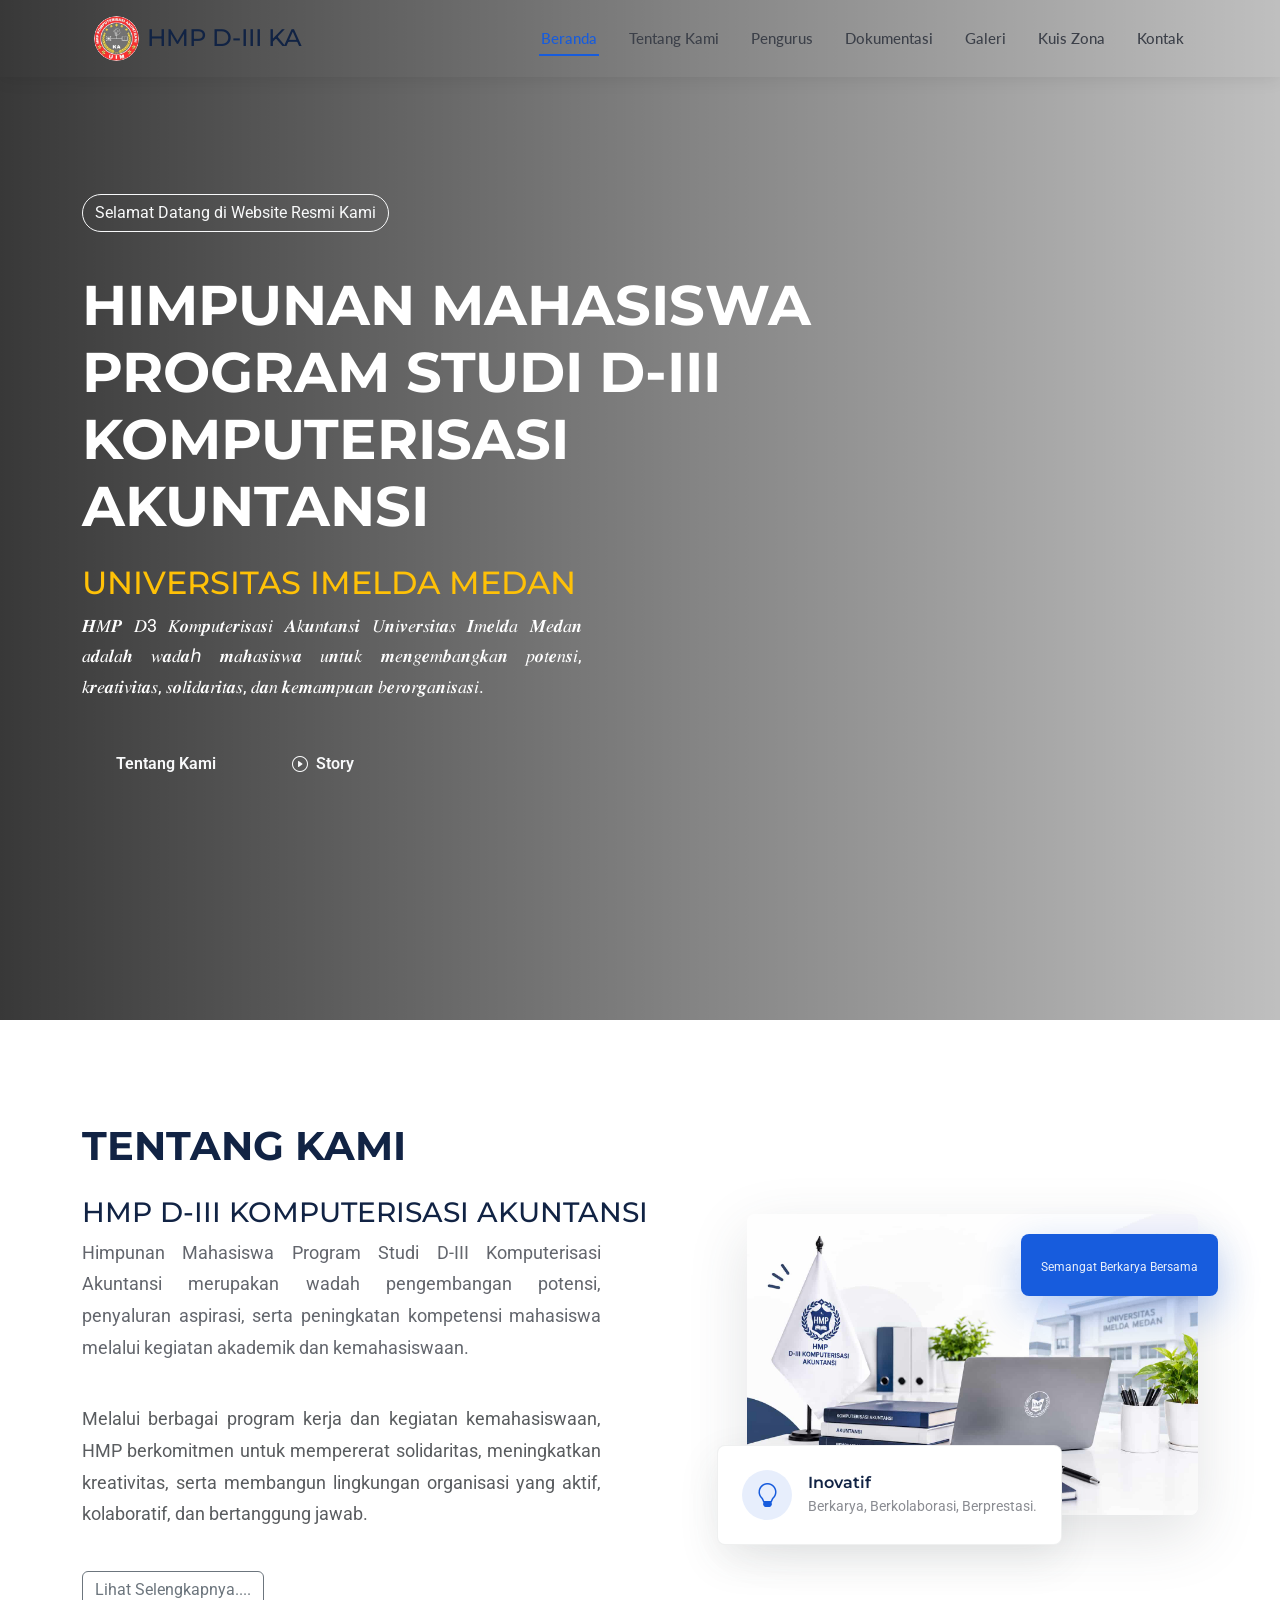
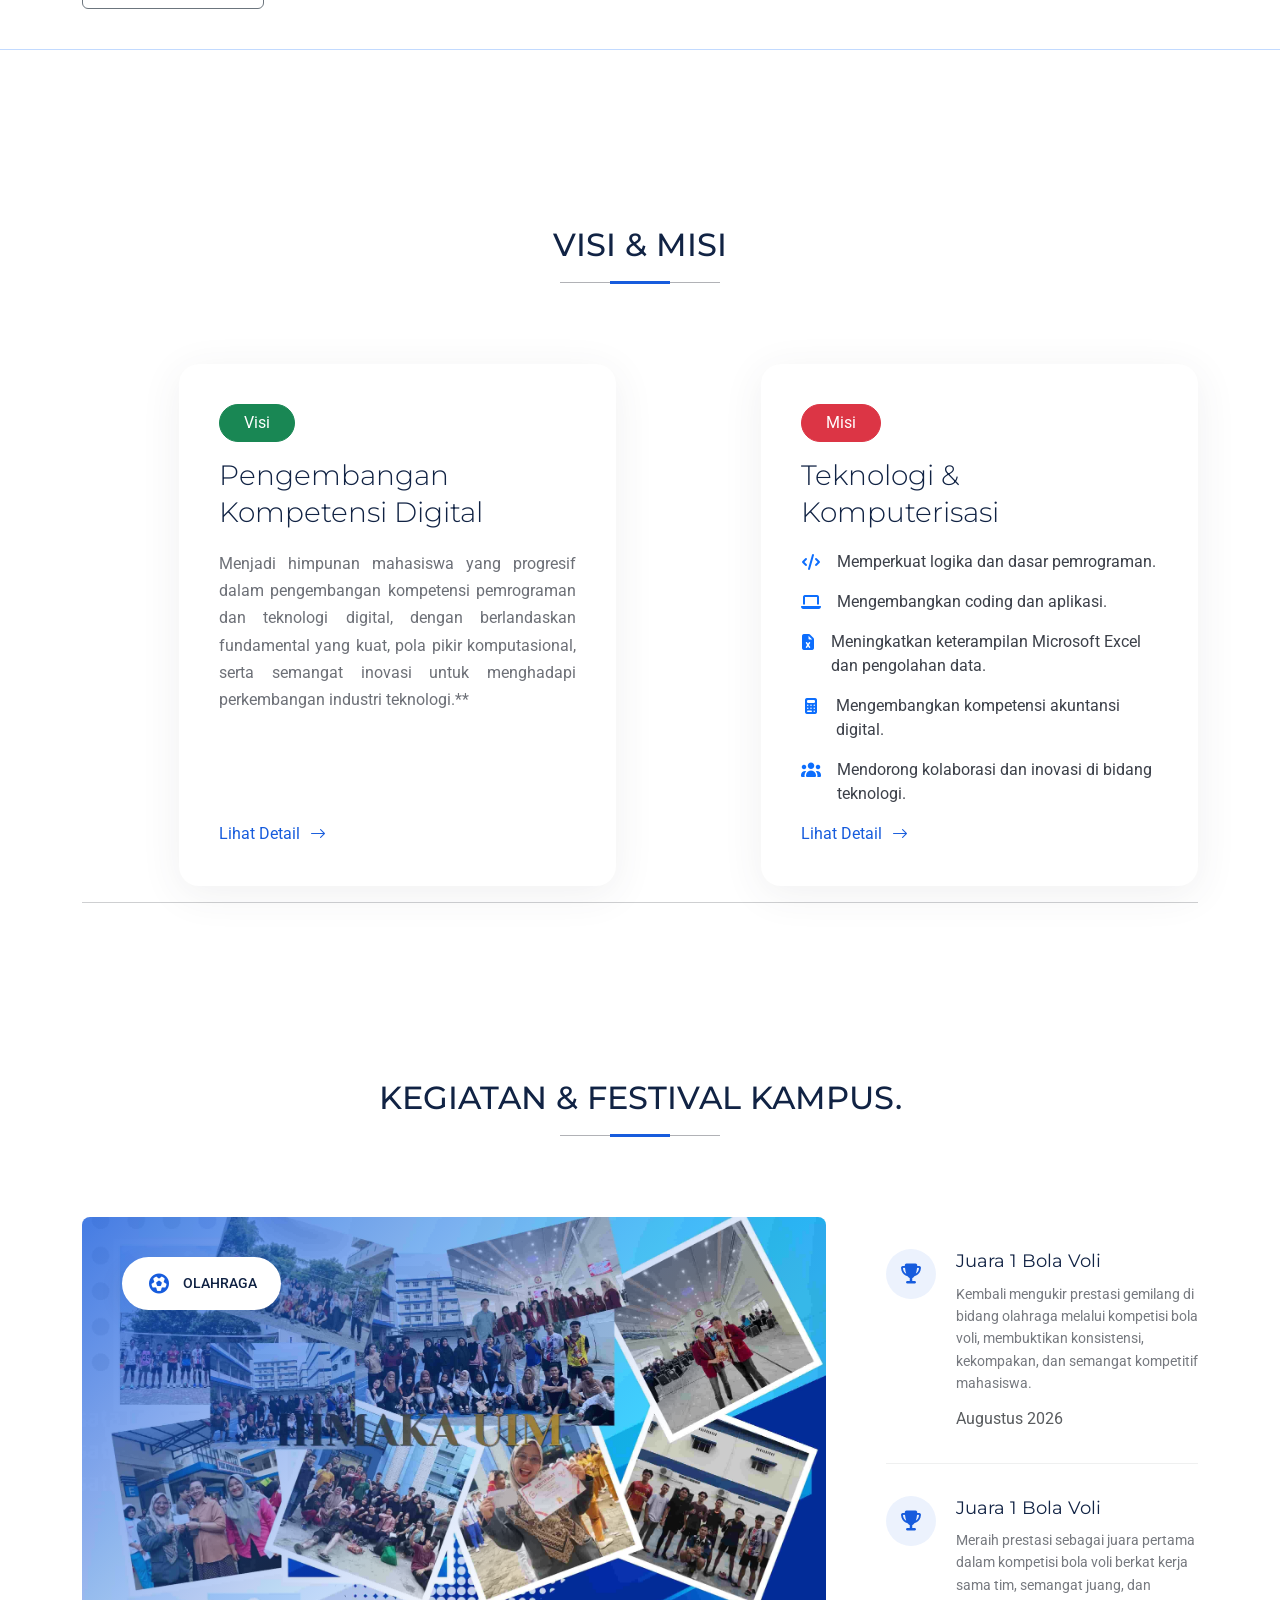
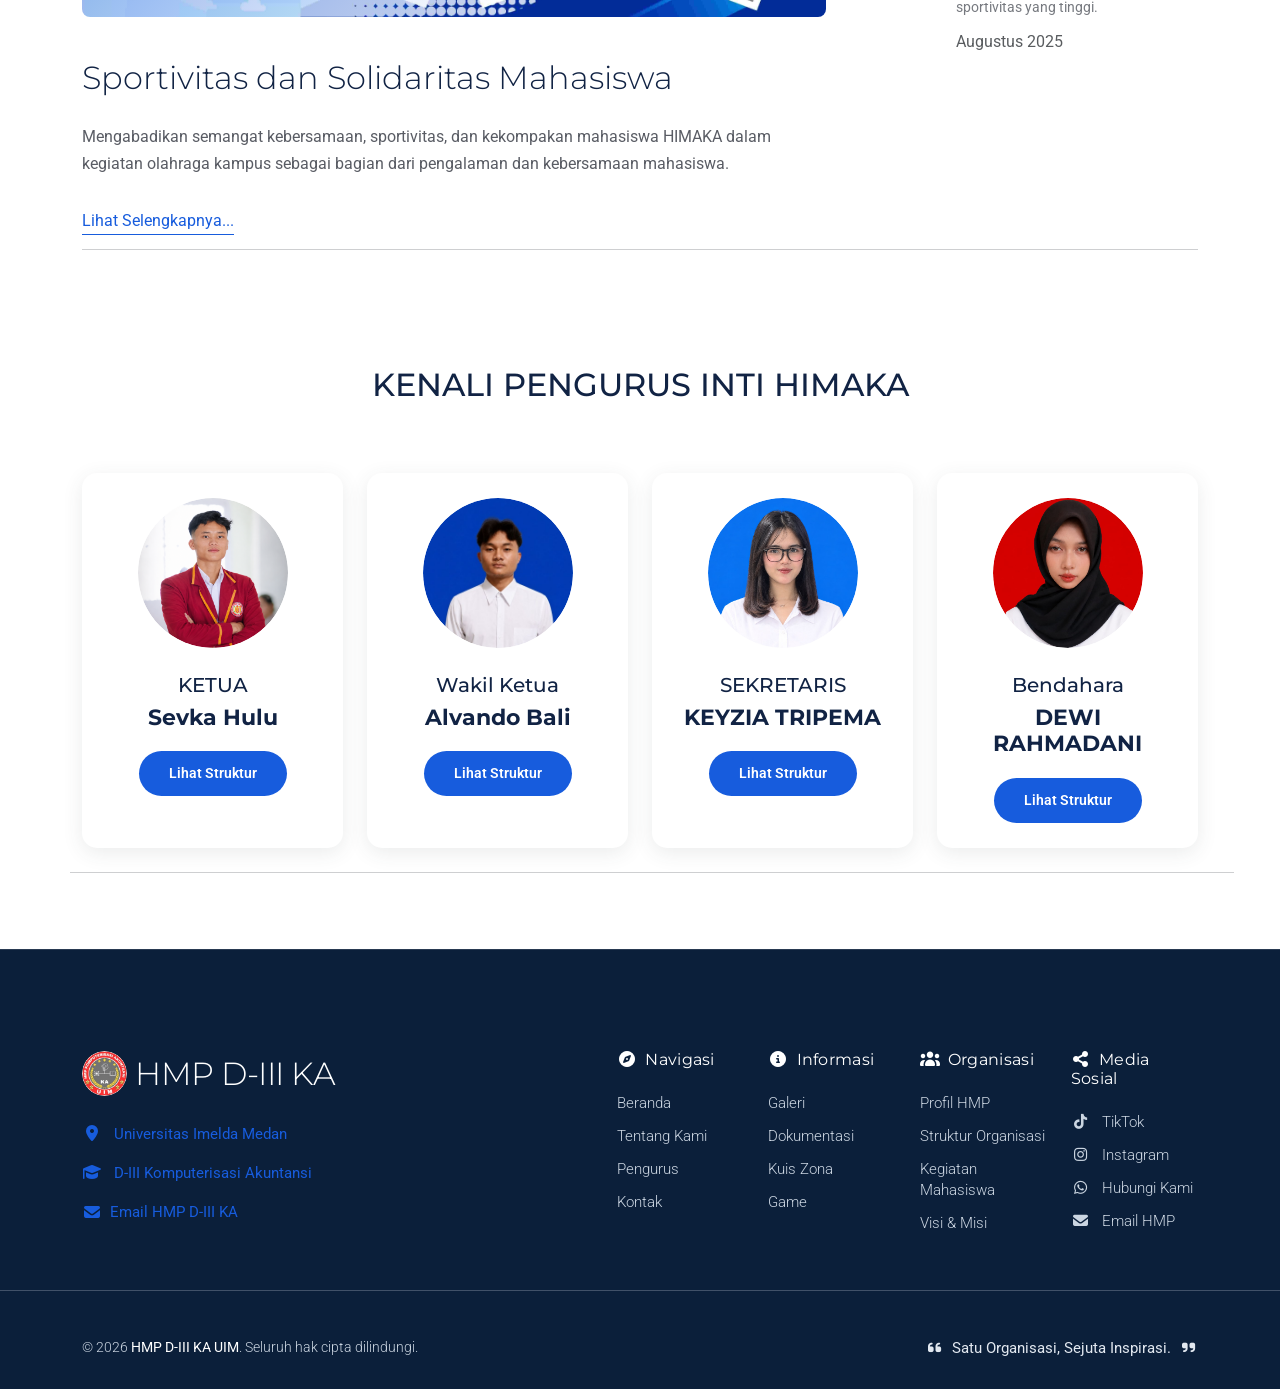
<file: index.html>
<html lang="en">
<head>
  <meta charset="utf-8">
  <meta name="viewport" content="width=device-width, initial-scale=1">
  <link rel="icon" type="image/png" href="img/logohmp.png">
  <title>Beranda | HMP D-III KA UIM</title>
  <meta name="description" content="">
  <meta name="keywords" content="">
  <link rel="stylesheet" href="https://cdnjs.cloudflare.com/ajax/libs/font-awesome/5.15.4/css/all.min.css">
  <link href="assets/img/favicon.png" rel="icon">
  <link href="assets/img/apple-touch-icon.png" rel="apple-touch-icon">
  <link rel="stylesheet" href="https://cdn.jsdelivr.net/npm/bootstrap@4.6.2/dist/css/bootstrap.min.css">
  <link href="https://fonts.googleapis.com" rel="preconnect">
  <link href="https://fonts.gstatic.com" rel="preconnect" crossorigin>
  <link
    href="https://fonts.googleapis.com/css2?family=Roboto:ital,wght@0,100;0,300;0,400;0,500;0,700;0,900;1,100;1,300;1,400;1,500;1,700;1,900&family=Montserrat:ital,wght@0,100;0,200;0,300;0,400;0,500;0,600;0,700;0,800;0,900;1,100;1,200;1,300;1,400;1,500;1,600;1,700;1,800;1,900&family=Lato:ital,wght@0,100;0,300;0,400;0,700;0,900;1,100;1,300;1,400;1,700;1,900&display=swap"
    rel="stylesheet">
  <link rel="stylesheet" href="https://cdnjs.cloudflare.com/ajax/libs/font-awesome/5.15.4/css/all.min.css">
  <link href="assets/vendor/bootstrap/css/bootstrap.min.css" rel="stylesheet">
  <link href="assets/vendor/bootstrap-icons/bootstrap-icons.css" rel="stylesheet">
  <link href="assets/vendor/aos/aos.css" rel="stylesheet">
  <link href="assets/vendor/glightbox/css/glightbox.min.css" rel="stylesheet">
  <link href="assets/vendor/fontawesome-free/css/all.min.css" rel="stylesheet">
  <link href="assets/vendor/swiper/swiper-bundle.min.css" rel="stylesheet">
  <link href="assets/css/main.css" rel="stylesheet">

<body class="index-page">
  <header id="header" class="header fixed-top">
    <div class="branding d-, flex align-items-cente">
      <div class="container position-relative d-flex align-items-center justify-content-between">
        <div class="container position-relative d-flex align-items-center justify-content-between">
          <a href="index.html" class="d-flex align-items-center text-decoration-none">
            <img class="rounded-5 me-2" src="img/logo.png" height="45" width="45" alt="Logo HMP D-III KA">
            <h4 class="mb-0">HMP D-III KA</h4>
          </a>
          <nav id="navmenu" class="navmenu">
            <ul>
              <li><a href="#hero" class="active"> Beranda</a></li>
              <li><a href="tentang_kami.html">Tentang Kami</a></li>
              <li><a href="struktur.html">Pengurus</a></li>
              <li><a href="dokumentasi.html">Dokumentasi</a></li>
              <li><a href="gallery.html">Galeri</a></li>
              <li><a href="kuis.html">Kuis Zona</a></li>
              <li><a href="contact.html">Kontak</a></li>
            </ul>
            <i class="mobile-nav-toggle d-xl-none bi bi-list"></i>
          </nav>
        </div>
      </div>
  </header>
  <main class="main">
    <section id="hero" class="hero section">
      <video class="hero-bg-video" autoplay muted loop playsinline>
        <source src="upload/video.mp4" type="video/mp4">
        Browser Anda tidak mendukung video.
      </video>
      <div class="hero-overlay"></div>
      <div class="container position-relative" data-aos="fade-up" data-aos-delay="100">
        <div class="row align-items-center min-vh-100">
          <div class="col-lg-8 col-md-10">
            <div class="hero-content">
              <button class="btn btn-outline-light rounded-5 mb-3">
                Selamat Datang di Website Resmi Kami
              </button>
              <h1 class="text-white text-start" data-aos="fade-right" data-aos-delay="300">
                HIMPUNAN MAHASISWA PROGRAM STUDI D-III
                KOMPUTERISASI AKUNTANSI
                <h2 class="text-warning">UNIVERSITAS IMELDA MEDAN</h2>
              </h1>
              <p class="hero-description text-white text-justify" data-aos="fade-right" data-aos-delay="400">
                𝑯𝑀𝑷 𝐷3 𝐾𝒐𝑚𝒑𝑢𝒕𝑒𝒓𝑖𝒔𝑎𝒔𝑖 𝑨𝑘𝒖𝑛𝒕𝑎𝒏𝑠𝒊 𝑈𝒏𝑖𝒗𝑒𝒓𝑠𝒊𝑡𝒂𝑠 𝑰𝑚𝒆𝑙𝒅𝑎 𝑴𝑒𝒅𝑎𝒏
                𝑎𝒅𝑎𝒍𝑎𝒉 𝑤𝒂𝑑𝒂ℎ 𝒎𝑎𝒉𝑎𝒔𝑖𝒔𝑤𝒂 𝑢𝒏𝑡𝒖𝑘 𝒎𝑒𝒏𝑔𝒆𝑚𝒃𝑎𝒏𝑔𝒌𝑎𝒏 𝑝𝒐𝑡𝒆𝑛𝒔𝑖,
                𝑘𝒓𝑒𝒂𝑡𝒊𝑣𝒊𝑡𝒂𝑠, 𝑠𝒐𝑙𝒊𝑑𝒂𝑟𝒊𝑡𝒂𝑠, 𝑑𝒂𝑛 𝒌𝑒𝒎𝑎𝒎𝑝𝒖𝑎𝒏 𝑏𝒆𝑟𝒐𝑟𝒈𝑎𝒏𝑖𝒔𝑎𝒔𝑖.
              </p>
              <div class="hero-actions d-flex flex-wrap gap-2" data-aos="fade-right" data-aos-delay="600">
                <a href="tentang_kami.html" class="btn btn-outline-light rounded-5">
                  Tentang Kami
                </a>
                <a href="https://youtu.be/S2kymv60ndQ?si=speLrbpZ6vcSYQZv"
                  class="btn btn-outline-light rounded-5 glightbox">
                  <i class="bi bi-play-circle me-2"></i>
                  Story
                </a>
              </div>
            </div>
          </div>
        </div>
      </div>
    </section>
    <section id="home-about" class="home-about section">
      <div class="container" data-aos="fade-up" data-aos-delay="100">
        <div class="row align-items-center">
          <div class="col-lg-7  mb-lg-0" data-aos="fade-right" data-aos-delay="200">
            <div class="about-content">
              <h2 class="section-heading font-weight-bold">TENTANG KAMI</h2>
              <h3 class="mt-3">HMP D-III KOMPUTERISASI AKUNTANSI</h3>
              <div class="col-lg-10 ml-0 pl-0">
                <p class="text-justify">
                  Himpunan Mahasiswa Program Studi D-III Komputerisasi Akuntansi merupakan wadah
                  pengembangan potensi, penyaluran aspirasi, serta peningkatan kompetensi mahasiswa melalui kegiatan
                  akademik dan kemahasiswaan.
                </p>
                <p class="text-muted text-justify">
                  Melalui berbagai program kerja dan kegiatan kemahasiswaan,
                  HMP berkomitmen untuk mempererat solidaritas, meningkatkan
                  kreativitas, serta membangun lingkungan organisasi yang
                  aktif, kolaboratif, dan bertanggung jawab.
                </p>
              </div>
              <div class="cta-section">
                <a href="tentang_kami.html" class="btn btn-outline-secondary">Lihat Selengkapnya....</a>
              </div>
            </div>
          </div>
          <div class="col-lg-5" data-aos="fade-left" data-aos-delay="300">
            <div class="about-visual">
              <div class="main-image">
                <img src="img/tentang_kami.png" alt="Modern medical facility" class="img-fluid">
              </div>
              <div class="floating-card">
                <div class="card-content">
                  <div class="icon">
                    <i class="bi bi-lightbulb"></i>
                  </div>
                  <div class="card-text">
                    <h4>Inovatif</h4>
                    <p>Berkarya, Berkolaborasi, Berprestasi.</p>
                  </div>
                </div>
              </div>
              <div class="experience-badge">
                <div class="badge-content">
                  <span class="text">Semangat Berkarya Bersama</span>
                </div>
              </div>
            </div>
          </div>
        </div>
      </div><br>
      <hr class="border-primary">
    </section>
    <section id="featured-departments" class="featured-departments section">
      <div class="container section-title" data-aos="fade-up">
        <h2>VISI & MISI</h2>
      </div>
      <div class="container" data-aos="fade-up" data-aos-delay="100">
        <div class="row g-5">
          <div class="col-lg-5 mx-auto" data-aos="zoom-in" data-aos-delay="100">
            <div class="specialty-card">
              <div class="specialty-content">

                <div class="specialty-meta">
                  <span class="btn btn-success rounded-5 px-4">Visi</span>
                </div>
                <h3>Pengembangan Kompetensi Digital</h3>
                <p class="text-justify">Menjadi himpunan mahasiswa yang progresif dalam pengembangan kompetensi
                  pemrograman dan teknologi
                  digital, dengan berlandaskan fundamental yang kuat, pola pikir komputasional, serta semangat inovasi
                  untuk menghadapi perkembangan industri teknologi.**</p> <br>
                <a href="struktur.html" class="specialty-link">
                  Lihat Detail <i class="bi bi-arrow-right"></i>
                </a>
              </div>
            </div>
          </div><!-- End Specialty Card -->

          <div class="col-lg-5" data-aos="zoom-in" data-aos-delay="200">
            <div class="specialty-card">
              <div class="specialty-content">
                <div class="specialty-meta">
                  <span class="btn btn-danger rounded-pill px-4">Misi</span>
                </div>
                <h3>Teknologi & Komputerisasi</h3>
                <div class="d-flex mb-3">
                  <i class="fas fa-code text-primary mr-3 mt-1"></i>
                  <span class="mb-0">Memperkuat logika dan dasar pemrograman.</span>
                </div>
                <div class="d-flex mb-3">
                  <i class="fas fa-laptop text-primary mr-3 mt-1"></i>
                  <span class="mb-0">Mengembangkan coding dan aplikasi.</span>
                </div>
                <div class="d-flex mb-3">
                  <i class="fas fa-file-excel text-primary mr-3 mt-1"></i>
                  <span class="mb-0">Meningkatkan keterampilan Microsoft Excel dan pengolahan data.</span>
                </div>
                <div class="d-flex mb-3">
                  <i class="fas fa-calculator text-primary mr-3 mt-1"></i>
                  <span class="mb-0">Mengembangkan kompetensi akuntansi digital.</span>
                </div>
                <div class="d-flex mb-3">
                  <i class="fas fa-users text-primary mr-3 mt-1"></i>
                  <span class="mb-0">Mendorong kolaborasi dan inovasi di bidang teknologi.</span>
                </div>
                <a href="struktur.html" class="specialty-link">
                  Lihat Detail <i class="bi bi-arrow-right"></i>
                </a>
              </div>
            </div>
          </div>
        </div>
        <hr>
    </section>
    <!-- Featured Services Section -->
    <section id="featured-services" class="featured-services section">
      <div class="container section-title" data-aos="fade-up">
        <h2>KEGIATAN & FESTIVAL KAMPUS.</h2>
      </div>
      <div class="container" data-aos="fade-up" data-aos-delay="100">
        <div class="row g-0">
          <div class="col-lg-8" data-aos="fade-right" data-aos-delay="200">
            <div class="featured-service-main">
              <div class="service-image-wrapper">
                <img src="img/galeri.png" alt="Premier Healthcare Services" class="img-fluid" loading="lazy">
                <div class="service-overlay">
                  <div class="service-badge">
                    <i class="fas fa-futbol"></i>
                    <span>OLAHRAGA</span>
                  </div>
                </div>
              </div>
              <div class="service-details">
                <h2>Sportivitas dan Solidaritas Mahasiswa</h2>
                <p>
                  Mengabadikan semangat kebersamaan, sportivitas, dan kekompakan mahasiswa
                  HIMAKA dalam kegiatan olahraga kampus sebagai bagian dari pengalaman
                  dan kebersamaan mahasiswa.
                </p>
                <a href="gallery.html" class="main-cta">Lihat Selengkapnya...</a>
              </div>
            </div>
          </div>
          <div class="col-lg-4" data-aos="fade-left" data-aos-delay="300">
            <div class="services-sidebar">
              <div class="service-item" data-aos="fade-up" data-aos-delay="400">
                <div class="service-icon-wrapper">
                  <i class="fas fa-trophy"></i>
                </div>
                <div class="service-info">
                  <h4>Juara 1 Bola Voli</h4>
                  <p>
                    Kembali mengukir prestasi gemilang di bidang olahraga melalui kompetisi bola voli, membuktikan
                    konsistensi, kekompakan, dan semangat kompetitif mahasiswa.
                  </p>
                  <span class="text-muted">
                    Augustus 2026
                  </span>
                </div>
              </div>
              <div class="service-item" data-aos="fade-up" data-aos-delay="500">
                <div class="service-icon-wrapper">
                  <i class="fas fa-trophy"></i>
                </div>
                <div class="service-info">
                  <h4>Juara 1 Bola Voli</h4>
                  <p>
                    Meraih prestasi sebagai juara pertama dalam kompetisi bola voli berkat kerja sama tim, semangat
                    juang, dan sportivitas yang tinggi.
                  </p>
                  <span class="text-muted">
                    Augustus 2025
                  </span>
                </div>
              </div>
            </div>
          </div>
        </div>
        <hr>
      </div>
    </section>
    <div class="text-center" data-aos="fade-up" data-aos-delay="300">
      <h2>KENALI PENGURUS INTI HIMAKA</h2>
    </div>
    <section id="doctors" class="doctors section">
      <div class="container" data-aos="fade-up" data-aos-delay="100">
        <div class="row gy-4">
          <div class="col-lg-3 col-md-6" data-aos="fade-up" data-aos-delay="100">
            <div class="doctor-card">
              <div class="doctor-image">
                <img src="upload/sefka.png" alt="D - III KA" class="img-fluid">
                <div class="doctor-overlay">
                </div>
              </div>
              <div class="doctor-content">
                <h5> KETUA</h5>
                <h4 class="">Sevka Hulu</h4>
                <div class="doctor-meta">
                </div>
                <a href="struktur.html" class="btn-appointment">Lihat Struktur</a>
              </div>
            </div>
          </div>
          <div class="col-lg-3 col-md-6" data-aos="fade-up" data-aos-delay="100">
            <div class="doctor-card">
              <div class="doctor-image">
                <img src="upload/alvando.jpg" alt="wakil" class="img-fluid">
                <div class="doctor-overlay">
                </div>
              </div>
              <div class="doctor-content">
                <h5>Wakil Ketua</h5>
                <h4>Alvando Bali</h4>
                <div class="doctor-meta">
                </div>
                <a href="struktur.html" class="btn-appointment">Lihat Struktur</a>
              </div>
            </div>
          </div>
          <div class="col-lg-3 col-md-6" data-aos="fade-up" data-aos-delay="100">
            <div class="doctor-card">
              <div class="doctor-image">
                <img src="upload/keizya.png" alt="D - III KA" class="img-fluid">
                <div class="doctor-overlay">
                </div>
              </div>
              <div class="doctor-content">
                <h5>SEKRETARIS</h5>
                <h4>KEYZIA TRIPEMA</h4>
                <div class="doctor-meta">
                </div>
                <a href="struktur.html" class="btn-appointment">Lihat Struktur</a>
              </div>
            </div>
          </div>
          <div class="col-lg-3 col-md-6" data-aos="fade-up" data-aos-delay="100">
            <div class="doctor-card">
              <div class="doctor-image">
                <img src="upload/dewi.png" alt="D - III KA" class="img-fluid">
                <div class="doctor-overlay">
                </div>
              </div>
              <div class="doctor-content">
                <h5>Bendahara</h5>
                <h4>DEWI RAHMADANI</h4>
                <div class="doctor-meta">
                </div>
                <a href="struktur.html" class="btn-appointment">Lihat Struktur</a>
              </div>
            </div>
          </div>
          <hr>

    </section>

  </main>
  <footer id="footer" class="footer-16 footer position-relative">
    <div class="container">
      <div class="footer-main" data-aos="fade-up" data-aos-delay="100">
        <div class="row align-items-start">
          <div class="col-lg-5 text-center text-lg-start">
            <div class="brand-section">
              <a href="index.html" class="logo d-flex align-items-center mb-4">
                <img src="img/logo.png" alt="Logo HMP D-III KA" width="45" height="45" class="mr-2 rounded-5">
                <span class="sitename text-center text-lg-start">HMP D-III KA</span>
              </a>
              <div class="contact-info">
                <div class="contact-item">
                  <a href="https://uimedan.ac.id/"> <i class="fas fa-map-marker-alt mr-2"></i> Universitas Imelda
                    Medan</a>
                </div>
                <div class="contact-item">
                  <a href="https://uimedan.ac.id/page/d3-komputerisasi-akuntansi"> <i
                      class="fas fa-graduation-cap mr-2"></i> D-III Komputerisasi Akuntansi</a>
                </div>
                <div class="contact-item">
                  <i class="fas fa-envelope mr-2"></i>
                  <a href="mailto:emailresmi@contoh.com">
                    Email HMP D-III KA
                  </a>
                </div>
              </div>
            </div>
          </div>
          <div class="col-lg-7 text-center text-lg-start">
            <div class="footer-nav-wrapper">
              <div class="row">
                <div class="col-6 col-lg-3">
                  <div class="nav-column">
                    <h6>
                      <i class="fas fa-compass mr-1"></i>
                      Navigasi
                    </h6>
                    <nav class="footer-nav">
                      <a href="index.html"> Beranda</a>
                      <a href="tentang_kami.html">Tentang Kami</a>
                      <a href="struktur.html">Pengurus</a>
                      <a href="contact.html">Kontak</a>
                    </nav>
                  </div>
                </div>
                <div class="col-6 col-lg-3 text-center text-lg-start">
                  <div class="nav-column">
                    <h6>
                      <i class="fas fa-info-circle mr-1"></i>
                      Informasi
                    </h6>
                    <nav class="footer-nav">
                      <a href="gallery.html">Galeri</a>
                      <a href="dokumentasi.html">Dokumentasi</a>
                      <a href="kuis.html">Kuis Zona</a>
                      <a href="kuis.html">Game</a>
                    </nav>
                  </div>
                </div>
                <div class="col-6 col-lg-3 text-center text-lg-start">
                  <div class="nav-column">
                    <h6>
                      <i class="fas fa-users mr-1"></i>
                      Organisasi
                    </h6>
                    <nav class="footer-nav">
                      <a href="tentang_kami.html">Profil HMP</a>
                      <a href="struktur.html">Struktur Organisasi</a>
                      <a href="gallery.html">Kegiatan Mahasiswa</a>
                      <a href="tentang_kami.html">Visi & Misi</a>
                    </nav>
                  </div>
                </div>
                <div class="col-6 col-lg-3 text-center text-lg-start">
                  <div class="nav-column">
                    <h6>
                      <i class="fas fa-share-alt mr-1"></i>
                      Media Sosial
                    </h6>
                    <nav class="footer-nav">
                      <a href="https://www.tiktok.com/@szeka_27" aria-label="TikTok HMP">
                        <i class="fab fa-tiktok mr-2"></i>
                        TikTok
                      </a>
                      <a href="https://www.instagram.com/himaka.uim/" aria-label="Instagram HMP">
                        <i class="fab fa-instagram mr-2"></i>
                        Instagram
                      </a>

                      <a href="https://wa.me/62085362102165?text=Halo%2C%20saya%20ingin%20menghubungi%20HMP%20D-III%20Komputerisasi%20Akuntansi%20Universitas%20Imelda%20Medan.%20Apakah%20saya%20bisa%20mendapatkan%20informasi%20lebih%20lanjut%3F%20Terima%20kasih."
                        target="_blank" rel="noopener">
                        <i class="fab fa-whatsapp me-2"></i> Hubungi Kami
                      </a>
                      <a href="mailto:emailresmi@contoh.com">
                        <i class="fas fa-envelope mr-2"></i>
                        Email HMP
                      </a>
                    </nav>
                  </div>
                </div>

              </div>
            </div>
          </div>

        </div>
      </div>
    </div>
    <hr>
    <!-- COPYRIGHT -->
    <div class="footer-bottom">
      <div class="container">
        <div class="bottom-content" data-aos="fade-up" data-aos-delay="300">

          <div class="row align-items-center">

            <div class="col-lg-6">
              <div class="copyright">
                <p>
                  © 2026
                  <span class="sitename">HMP D-III KA UIM</span>.
                  Seluruh hak cipta dilindungi.
                </p>
              </div>
            </div>

            <div class="col-lg-6">
              <div class="legal-links">
                <span>
                  <i class="fas fa-quote-left me-1"></i>
                  Satu Organisasi, Sejuta Inspirasi.
                  <i class="fas fa-quote-right ms-1"></i>
                </span>
              </div>
            </div>

          </div>
        </div>
      </div>
    </div>
  </footer>

  <a href="#!" id="scroll-top" class="scroll-top d-flex align-items-center justify-content-center"><i
      class="bi bi-arrow-up-short"></i></a>
  <div id="preloader"></div>
  <script src="https://cdn.jsdelivr.net/npm/jquery@3.5.1/dist/jquery.slim.min.js"></script>
  <script src="https://cdn.jsdelivr.net/npm/bootstrap@4.6.2/dist/js/bootstrap.bundle.min.js"></script>
  <script src="assets/vendor/bootstrap/js/bootstrap.bundle.min.js"></script>
  <script src="assets/vendor/php-email-form/validate.js"></script>
  <script src="assets/vendor/aos/aos.js"></script>
  <script src="assets/vendor/glightbox/js/glightbox.min.js"></script>
  <script src="assets/vendor/purecounter/purecounter_vanilla.js"></script>
  <script src="assets/vendor/swiper/swiper-bundle.min.js"></script>
  <script src="assets/js/main.js"></script>
</body>

</html>
</file>
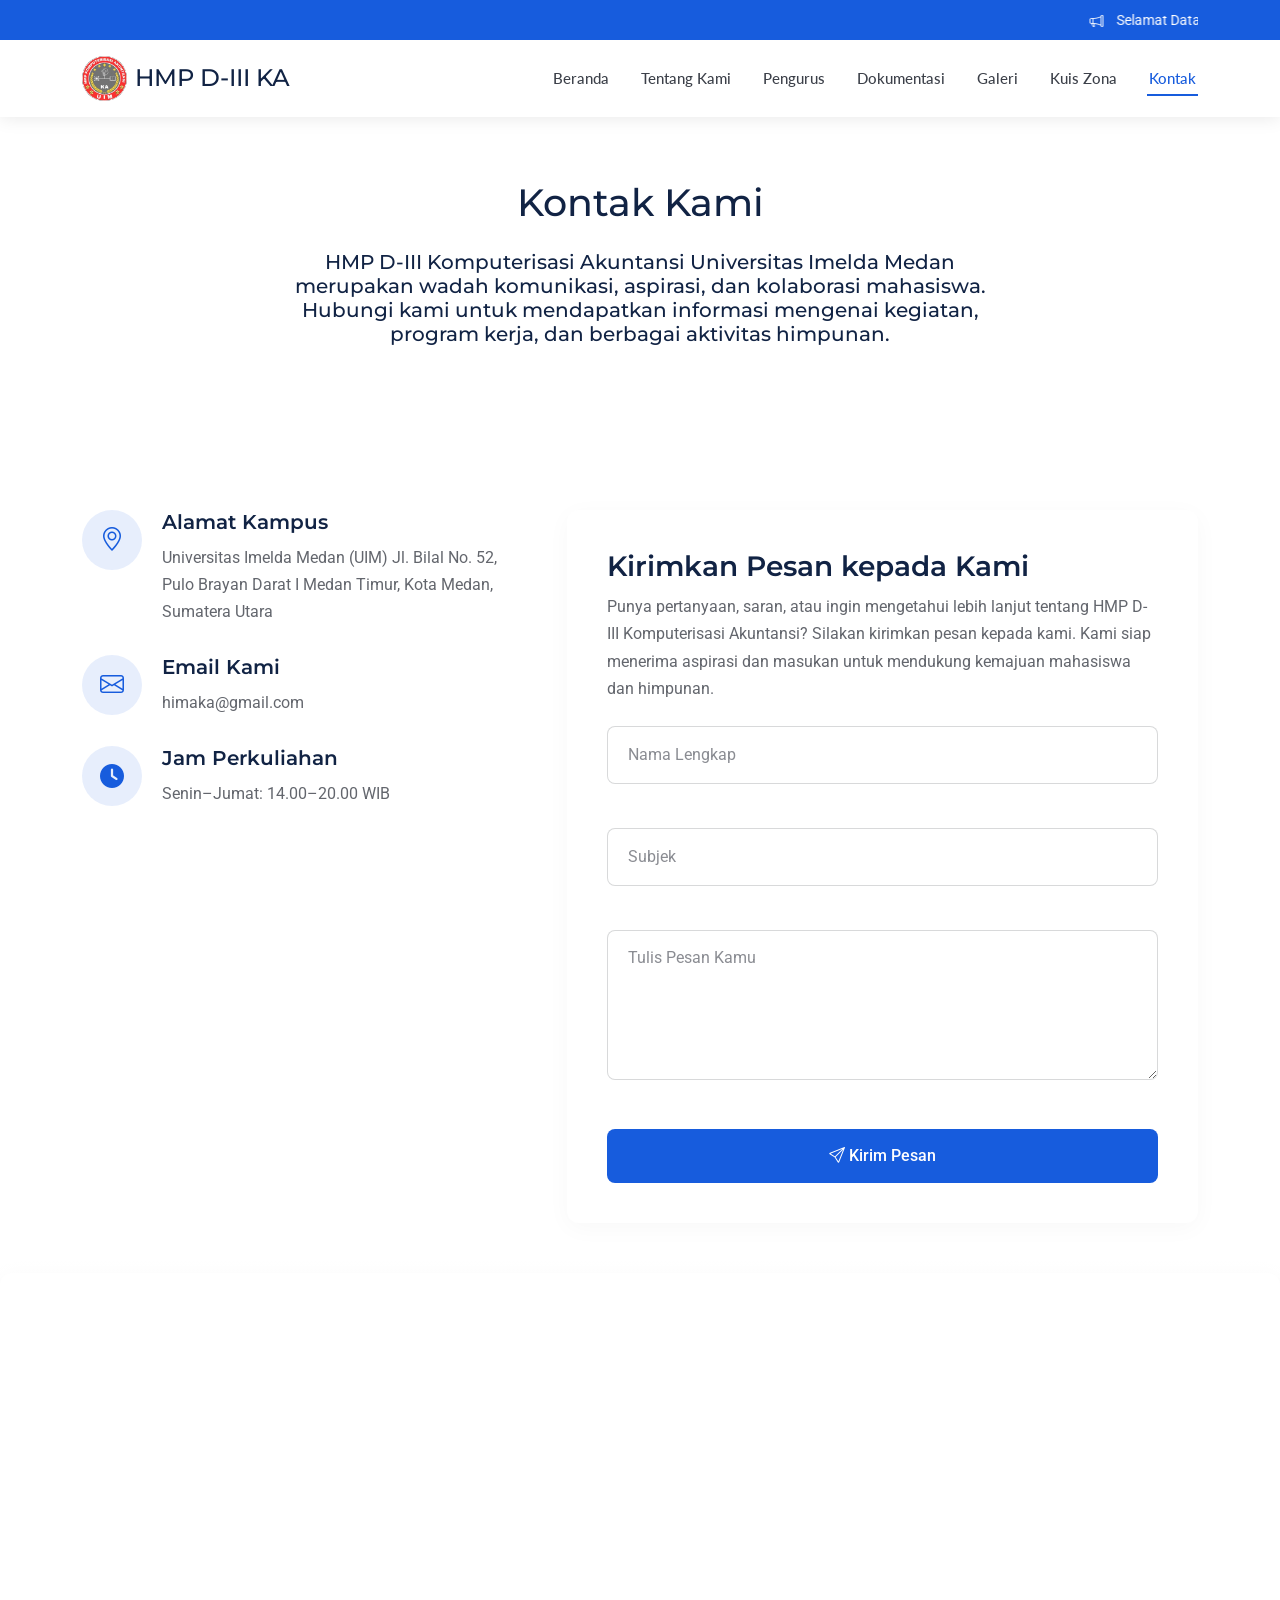
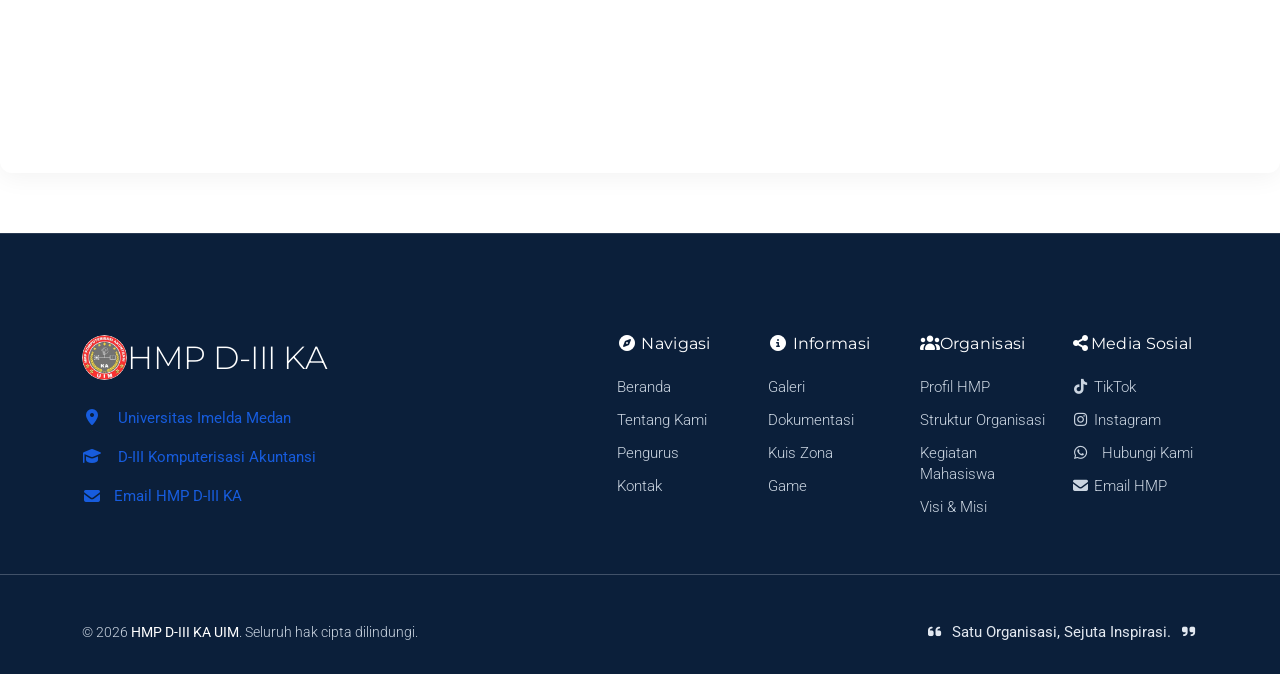
<file: contact.html>
<!DOCTYPE html>
<html lang="en">
<head>
  <meta charset="utf-8">
  <meta content="width=device-width, initial-scale=1.0" name="viewport">
   <link rel="icon" type="image/png" href="img/logohmp.png">
  <title>Kontak | HMP D-III KA UIM</title>
  <meta name="description" content="">
  <meta name="keywords" content="">
  <link href="assets/img/favicon.png" rel="icon">
  <link href="assets/img/apple-touch-icon.png" rel="apple-touch-icon">
  <link href="https://fonts.googleapis.com" rel="preconnect">
  <link href="https://fonts.gstatic.com" rel="preconnect" crossorigin>
  <link
    href="https://fonts.googleapis.com/css2?family=Roboto:ital,wght@0,100;0,300;0,400;0,500;0,700;0,900;1,100;1,300;1,400;1,500;1,700;1,900&family=Montserrat:ital,wght@0,100;0,200;0,300;0,400;0,500;0,600;0,700;0,800;0,900;1,100;1,200;1,300;1,400;1,500;1,600;1,700;1,800;1,900&family=Lato:ital,wght@0,100;0,300;0,400;0,700;0,900;1,100;1,300;1,400;1,700;1,900&display=swap"
    rel="stylesheet">
  <link href="assets/vendor/bootstrap/css/bootstrap.min.css" rel="stylesheet">
  <link href="assets/vendor/bootstrap-icons/bootstrap-icons.css" rel="stylesheet">
  <link href="assets/vendor/aos/aos.css" rel="stylesheet">
  <link href="assets/vendor/glightbox/css/glightbox.min.css" rel="stylesheet">
  <link href="assets/vendor/fontawesome-free/css/all.min.css" rel="stylesheet">
  <link href="assets/vendor/swiper/swiper-bundle.min.css" rel="stylesheet">
  <link href="assets/css/main.css" rel="stylesheet">
</head>
<body class="contact-page">
  <header id="header" class="header fixed-top">
    <div class="topbar d-flex align-items-center dark-background">
      <div class="container d-flex justify-content-center justify-content-md-between">
        <marquee behavior="scroll" direction="left" scrollamount="5">
          <div class="contact-info d-flex align-items-center">
            <i class="bi bi-megaphone d-flex align-items-center">
              <span class="ms-2">
                Selamat Datang di Website Himpunan Mahasiswa Program Studi
                D-III Komputerisasi Akuntansi Universitas Imelda Medan.
                Kami hadir sebagai wadah komunikasi, aspirasi, kreativitas,
                dan kolaborasi mahasiswa. Punya pertanyaan, kritik, saran,
                atau ingin mengetahui informasi seputar kegiatan, program kerja,
                dan pengembangan keterampilan di bidang komputerisasi akuntansi?
                Jangan ragu untuk menghubungi kami melalui email
              </span>
            </i>
            <i class="bi bi-envelope d-flex align-items-center ms-4">
              <a href="mailto:himaka@gmail.com" class="ms-2">
                himaka@gmail.com
              </a>
            </i>
            <span class="ms-4 text-warning">
              Bersama HIMAKA, kita bangun mahasiswa yang aktif, kreatif,
              inovatif, berkompeten, dan siap menghadapi perkembangan teknologi
              digital. Mari berkolaborasi dan tumbuh bersama!
            </span>
          </div>
        </marquee>
      </div>
    </div>
    <div class="branding d-flex align-items-cente">
      <div class="container position-relative d-flex align-items-center justify-content-between">
        <a href="index.html" class="d-flex align-items-center text-decoration-none">
          <img class="rounded-5 me-2" src="img/logo.png" height="45" width="45" alt="Logo HMP D-III KA">
          <h4 class="mb-0">HMP D-III KA</h4></a>
          <nav id="navmenu" class="navmenu">
          <ul>
            <li><a href="index.html"> Beranda</a></li>
            <li><a href="tentang_kami.html">Tentang Kami</a></li>
            <li><a href="struktur.html">Pengurus</a></li>
            <li><a href="dokumentasi.html">Dokumentasi</a></li>
            <li><a href="gallery.html">Galeri</a></li>
            <li><a href="kuis.html">Kuis Zona</a></li>
            <li><a href="contact.html" class="active" >Kontak</a></li>
          </ul>
            <i class="mobile-nav-toggle d-xl-none bi bi-list"></i>
         </nav>
      </div>
    </div>
  </header>
  <main class="main">
    <div class="page-title">
      <div class="heading">
        <div class="container">
          <div class="row d-flex justify-content-center text-center">
            <div class="col-lg-8">
              <h1 class="heading-title">Kontak Kami</h1>
              <h5 class="mb-4 mt-4">
                HMP D-III Komputerisasi Akuntansi Universitas Imelda Medan merupakan wadah komunikasi, aspirasi, dan
                kolaborasi mahasiswa. Hubungi kami untuk mendapatkan informasi mengenai kegiatan, program kerja, dan
                berbagai aktivitas himpunan.
              </h5>
            </div>
          </div>
        </div>
      </div>
    </div>
    <section id="contact" class="contact section">
      <div class="container" data-aos="fade-up" data-aos-delay="100">
        <div class="row g-5">
          <div class="col-lg-5">
            <div class="contact-info-wrapper">
              <div class="contact-info-item" data-aos="fade-up" data-aos-delay="100">
                <div class="info-icon">
                  <i class="bi bi-geo-alt"></i>
                </div>
                <div class="info-content">
                  <h3>Alamat Kampus</h3>
                  <p>Universitas Imelda Medan (UIM) Jl. Bilal No. 52, Pulo Brayan Darat I Medan Timur, Kota Medan, Sumatera Utara</p>
                </div>
              </div>
              <div class="contact-info-item" data-aos="fade-up" data-aos-delay="200">
                <div class="info-icon">
                  <i class="bi bi-envelope"></i>
                </div>
                <div class="info-content">
                  <h3>Email Kami</h3>
                  <p>himaka@gmail.com</p>
                </div>
              </div>
              <div class="contact-info-item" data-aos="fade-up" data-aos-delay="300">
                <div class="info-icon">
                  <i class="fas fa-clock"></i>
                </div>
                <div class="info-content">
                  <h3>Jam Perkuliahan</h3>
                  <p>Senin–Jumat: 14.00–20.00 WIB</p>
                </div>
              </div>
            </div>
          </div>
          <div class="col-lg-7">
            <div class="contact-form-card" data-aos="fade-up" data-aos-delay="200">
              <h2>Kirimkan Pesan kepada Kami</h2>
              <p class="mb-4">Punya pertanyaan, saran, atau ingin mengetahui lebih lanjut tentang HMP D-III
                Komputerisasi Akuntansi? Silakan kirimkan pesan kepada kami. Kami siap menerima aspirasi dan masukan
                untuk mendukung kemajuan mahasiswa dan himpunan.</p>

            <form action="https://formsubmit.co/sefkahulu840@gmail.com" method="POST" id="form">
                <input type="hidden" name="_subject" value="Pesan Baru - HMP D-III KA">
                <input type="hidden" name="_template" value="table">
                <div class="row g-4">
                  <div class="col-md-12">
                    <input type="text" class="form-control" name="name" placeholder="Nama Lengkap" required>
                  </div>
                  <div class="col-12">
                    <input type="text" class="form-control" name="subject" placeholder="Subjek" required>
                  </div>
                  <div class="col-12">
                    <textarea class="form-control" name="message" placeholder="Tulis Pesan Kamu" rows="6"
                      required></textarea>
                  </div>
                  <div class="col-12">
                    <button type="submit" class="btn btn-submit">
                      <i class="bi bi-send"></i> Kirim Pesan
                    </button>
                  </div>
                </div>
              </form>
            </div>
          </div>
        </div>
      </div>
      <div class="container-fluid map-container" data-aos="fade-up" data-aos-delay="200">
        <div class="map-overlay"></div>
        <iframe
          src="https://www.google.com/maps/embed?pb=!1m18!1m12!1m3!1d3981.844175681061!2d98.67403367587409!3d3.6230596500548318!2m3!1f0!2f0!3f0!3m2!1i1024!2i768!4f13.1!3m3!1m2!1s0x3031335a82f06bbb%3A0x7451ec6377da5ae9!2sUniversitas%20Imelda%20Medan%20UIM!5e0!3m2!1sid!2sid!4v1792683321676!5m2!1sid!2sid"
          width="600" height="450" style="border:0;" allowfullscreen="" loading="lazy"
          referrerpolicy="strict-origin-when-cross-origin">
          width="100%" height="500" style="border:0;" allowfullscreen="" loading="lazy"
          referrerpolicy="no-referrer-when-downgrade"></iframe>
      </div>
    </section>
  </main>
  <footer id="footer" class="footer-16 footer position-relative">
    <div class="container">
      <div class="footer-main" data-aos="fade-up" data-aos-delay="100">
        <div class="row align-items-start">
          <div class="col-lg-5 text-center text-lg-start">
            <div class="brand-section">
              <a href="index.html" class="logo d-flex align-items-center mb-4">
                <img src="img/logo.png" alt="Logo HMP D-III KA" width="45" height="45" class="mr-2 rounded-5">
                <span class="sitename text-center text-lg-start">HMP D-III KA</span>
              </a>
              <div class="contact-info">
                <div class="contact-item">
                  <a href="https://uimedan.ac.id/"> <i class="fas fa-map-marker-alt mr-2"></i> Universitas Imelda Medan</a>
                </div>
                <div class="contact-item">
                  <a href="https://uimedan.ac.id/page/d3-komputerisasi-akuntansi"> <i
                      class="fas fa-graduation-cap mr-2"></i> D-III Komputerisasi Akuntansi</a>
                </div>
                <div class="contact-item">
                  <i class="fas fa-envelope mr-2"></i>
                  <a href="mailto:emailresmi@contoh.com"> Email HMP D-III KA</a>
                </div>
              </div>
            </div>
          </div>
          <div class="col-lg-7 text-center text-lg-start">
            <div class="footer-nav-wrapper">
              <div class="row">
                <div class="col-6 col-lg-3">
                  <div class="nav-column">
                    <h6>
                      <i class="fas fa-compass mr-1"></i>
                      Navigasi
                    </h6>
                    <nav class="footer-nav">
                      <a href="index.html"> Beranda</a>
                      <a href="tentang_kami.html">Tentang Kami</a>
                      <a href="struktur.html">Pengurus</a>
                      <a href="contact.html">Kontak</a>
                    </nav>
                  </div>
                </div>
                <div class="col-6 col-lg-3 text-center text-lg-start">
                  <div class="nav-column">
                    <h6>
                      <i class="fas fa-info-circle mr-1"></i>
                      Informasi
                    </h6>
                    <nav class="footer-nav">
                      <a href="gallery.html">Galeri</a>
                      <a href="dokumentasi.html">Dokumentasi</a>
                      <a href="kuis.html">Kuis Zona</a>
                      <a href="kuis.html">Game</a>

                    </nav>
                  </div>
                </div>
                <div class="col-6 col-lg-3 text-center text-lg-start">
                  <div class="nav-column">
                    <h6><i class="fas fa-users mr-1"></i>Organisasi </h6>
                    <nav class="footer-nav">
                      <a href="tentang_kami.html">Profil HMP</a>
                      <a href="struktur.html">Struktur Organisasi</a>
                      <a href="gallery.html">Kegiatan Mahasiswa</a>
                      <a href="tentang_kami.html">Visi & Misi</a>
                    </nav>
                  </div>
                </div>
                <div class="col-6 col-lg-3 text-center text-lg-start">
                  <div class="nav-column">
                    <h6> <i class="fas fa-share-alt mr-1"></i>Media Sosial</h6>
                    <nav class="footer-nav">
                      <a href="https://www.tiktok.com/@szeka_27" aria-label="TikTok HMP">
                        <i class="fab fa-tiktok mr-2"></i>  TikTok </a>
                      <a href="https://www.instagram.com/himaka.uim/" aria-label="Instagram HMP">
                        <i class="fab fa-instagram mr-2"></i>
                        Instagram
                      </a>
                      <a href="https://wa.me/62085362102165?text=Halo%2C%20saya%20ingin%20menghubungi%20HMP%20D-III%20Komputerisasi%20Akuntansi%20Universitas%20Imelda%20Medan.%20Apakah%20saya%20bisa%20mendapatkan%20informasi%20lebih%20lanjut%3F%20Terima%20kasih."
                        target="_blank" rel="noopener">
                        <i class="fab fa-whatsapp me-2"></i> Hubungi Kami
                      </a>
                      <a href="mailto:emailresmi@contoh.com">
                        <i class="fas fa-envelope mr-2"></i>
                        Email HMP
                      </a>
                    </nav>
                  </div>
                </div>

              </div>
            </div>
          </div>

        </div>
      </div>
    </div>
    <hr>
<div class="footer-bottom">
<div class="container">
<div class="bottom-content" data-aos="fade-up" data-aos-delay="300">
<div class="row align-items-center">
<div class="col-lg-6">
<div class="copyright">
<p>
© 2026
<span class="sitename">HMP D-III KA UIM</span>.
Seluruh hak cipta dilindungi.
</p>
</div>
</div>
<div class="col-lg-6">
<div class="legal-links">
<span>
<i class="fas fa-quote-left me-1"></i>
Satu Organisasi, Sejuta Inspirasi.
<i class="fas fa-quote-right ms-1"></i>
</span>
</div>
</div>
</div>
</div>
</div>
</div>
</footer>
  <a href="#!" id="scroll-top" class="scroll-top d-flex align-items-center justify-content-center"><i
      class="bi bi-arrow-up-short"></i></a>
  <div id="preloader"></div>
  <script src="assets/vendor/bootstrap/js/bootstrap.bundle.min.js"></script>
  <script src="assets/vendor/php-email-form/validate.js"></script>
  <script src="assets/vendor/aos/aos.js"></script>
  <script src="assets/vendor/glightbox/js/glightbox.min.js"></script>
  <script src="assets/vendor/purecounter/purecounter_vanilla.js"></script>
  <script src="assets/vendor/swiper/swiper-bundle.min.js"></script>
  <script src="assets/js/main.js"></script>
</body>
</html>
</file>
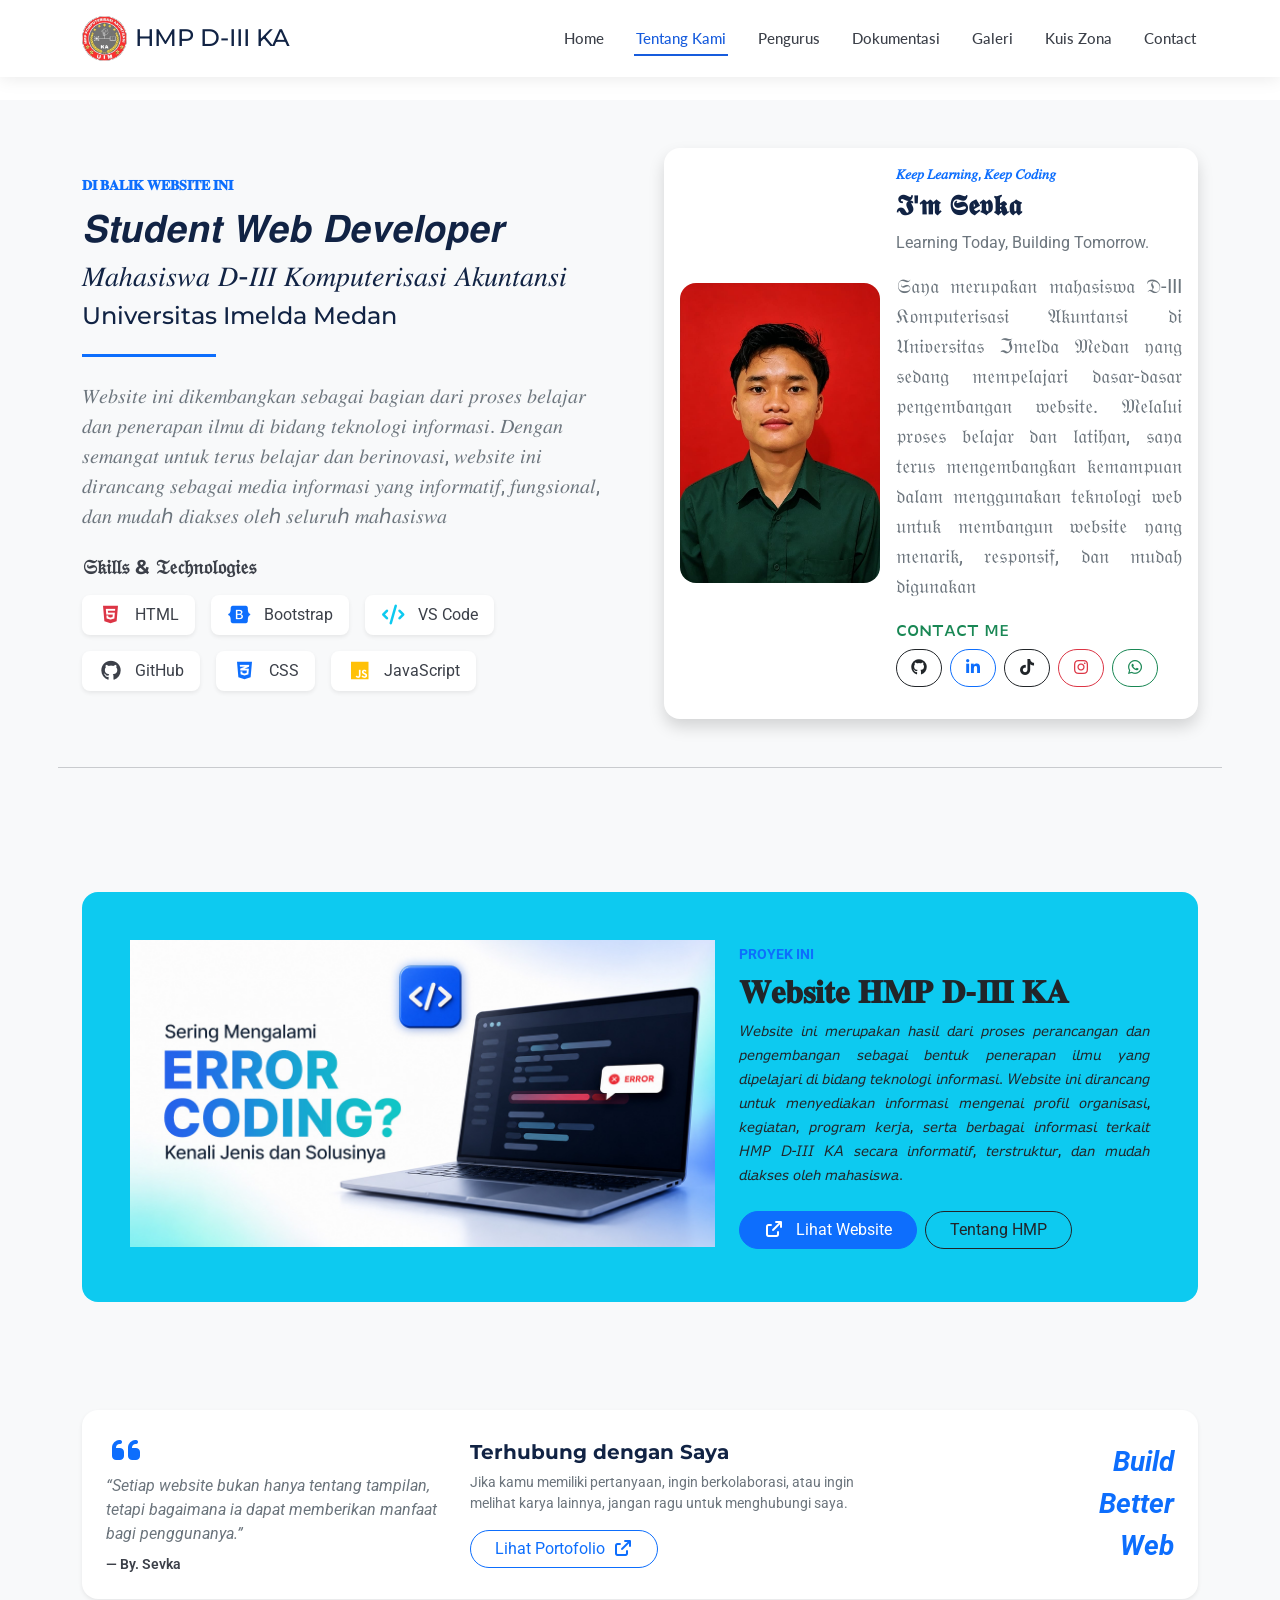
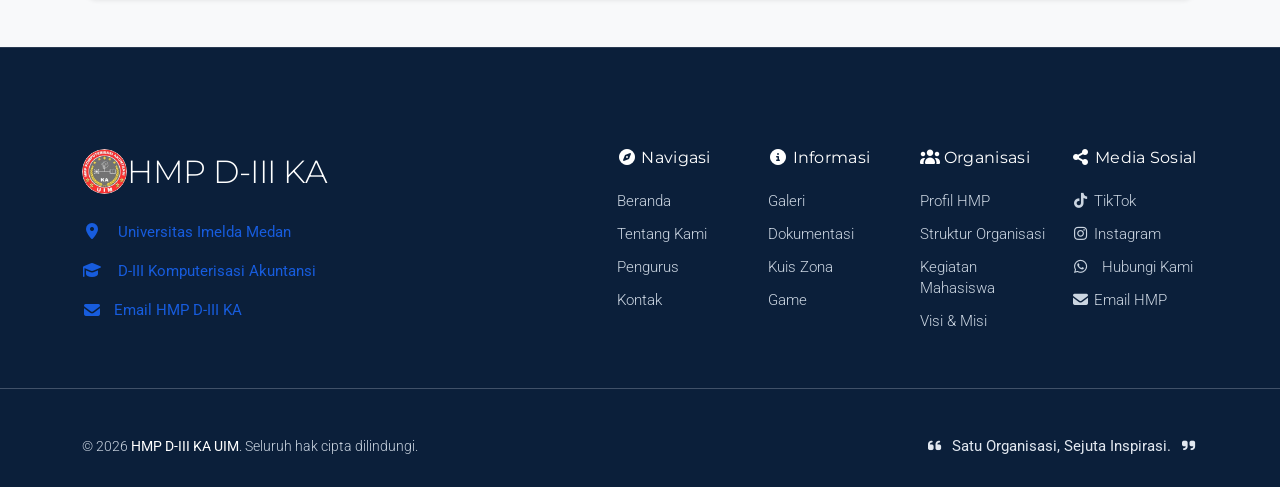
<file: developer.html>
<!DOCTYPE html>
<html lang="id">
<head>
    <meta charset="utf-8">
    <meta content="width=device-width, initial-scale=1.0" name="viewport">
    <link rel="icon" type="image/png" href="img/logohmp.png">
  <title>Sevka | HMP D-III KA UIM</title>
    <meta name="description" content="Profil pengembang website HMP D-III KA">
    <meta name="keywords" content="HMP D-III KA, Web Developer, Website">
    <link href="assets/img/favicon.png" rel="icon">
    <link href="assets/img/apple-touch-icon.png" rel="apple-touch-icon">
    <link href="https://fonts.googleapis.com" rel="preconnect">
    <link href="https://fonts.gstatic.com" rel="preconnect" crossorigin>
    <link href="https://fonts.googleapis.com/css2?family=Roboto:wght@100;300;400;500;700;900&family=Montserrat:wght@100;200;300;400;500;600;700;800;900&family=Lato:wght@100;300;400;700;900&display=swap" rel="stylesheet">
    <link href="assets/vendor/bootstrap/css/bootstrap.min.css" rel="stylesheet">
    <link href="assets/vendor/bootstrap-icons/bootstrap-icons.css" rel="stylesheet">
    <link href="assets/vendor/aos/aos.css" rel="stylesheet">
    <link href="assets/vendor/glightbox/css/glightbox.min.css" rel="stylesheet">
    <link href="assets/vendor/fontawesome-free/css/all.min.css" rel="stylesheet">
    <link href="assets/vendor/swiper/swiper-bundle.min.css" rel="stylesheet">
    <link href="assets/css/main.css" rel="stylesheet">
</head> 
<body class="starter-page-page">
    <header id="header" class="header fixed-top">
        <div class="branding d-flex align-items-center">
            <div class="container position-relative d-flex align-items-center justify-content-between">
                <a href="index.html" class="d-flex align-items-center text-decoration-none">
                    <img class="rounded-5 me-2" src="img/logo.png" height="45" width="45" alt="Logo HMP D-III KA">
                    <h4 class="mb-0">HMP D-III KA</h4>
                </a>
                <nav id="navmenu" class="navmenu">
                    <ul>
                        <li><a href="index.html">Home</a></li>
                        <li><a href="tentang_kami.html" class="active">Tentang Kami</a></li>
                        <li><a href="struktur.html">Pengurus</a></li>
                        <li><a href="dokumentasi.html">Dokumentasi</a></li>
                        <li><a href="gallery.html">Galeri</a></li>
                        <li><a href="kuis.html">Kuis Zona</a></li>
                        <li><a href="contact.html">Contact</a></li>
                    </ul>
                    <i class="mobile-nav-toggle d-xl-none bi bi-list"></i>
                </nav>
            </div>
        </div>
    </header>
    <main style="padding-top: 100px;">
        <section class="bg-light py-5">
            <div class="container">
                <div class="row align-items-center g-5">
                    <div class="col-lg-6" data-aos="fade-up" data-aos-delay="300">
                        <p class="text-primary fw-bold small mb-2">𝐃𝐈 𝐁𝐀𝐋𝐈𝐊 𝐖𝐄𝐁𝐒𝐈𝐓𝐄 𝐈𝐍𝐈</p>
                        <h1>𝙎𝙩𝙪𝙙𝙚𝙣𝙩 𝙒𝙚𝙗 𝘿𝙚𝙫𝙚𝙡𝙤𝙥𝙚𝙧</h1>
                        <h3>𝑀𝑎ℎ𝑎𝑠𝑖𝑠𝑤𝑎 𝐷-𝐼𝐼𝐼 𝐾𝑜𝑚𝑝𝑢𝑡𝑒𝑟𝑖𝑠𝑎𝑠𝑖 𝐴𝑘𝑢𝑛𝑡𝑎𝑛𝑠𝑖</h3>
                        <h4>Universitas Imelda Medan</h4>
                        <hr class="border-primary border-3 opacity-100 w-25 my-4">
                        <p class="text-secondary fs-5" data-aos="fade-up" data-aos-delay="300">
                            𝑊𝑒𝑏𝑠𝑖𝑡𝑒 𝑖𝑛𝑖 𝑑𝑖𝑘𝑒𝑚𝑏𝑎𝑛𝑔𝑘𝑎𝑛 𝑠𝑒𝑏𝑎𝑔𝑎𝑖 𝑏𝑎𝑔𝑖𝑎𝑛 𝑑𝑎𝑟𝑖
                            𝑝𝑟𝑜𝑠𝑒𝑠 𝑏𝑒𝑙𝑎𝑗𝑎𝑟 𝑑𝑎𝑛 𝑝𝑒𝑛𝑒𝑟𝑎𝑝𝑎𝑛 𝑖𝑙𝑚𝑢 𝑑𝑖 𝑏𝑖𝑑𝑎𝑛𝑔
                            𝑡𝑒𝑘𝑛𝑜𝑙𝑜𝑔𝑖 𝑖𝑛𝑓𝑜𝑟𝑚𝑎𝑠𝑖. 𝐷𝑒𝑛𝑔𝑎𝑛 𝑠𝑒𝑚𝑎𝑛𝑔𝑎𝑡 𝑢𝑛𝑡𝑢𝑘 𝑡𝑒𝑟𝑢𝑠
                            𝑏𝑒𝑙𝑎𝑗𝑎𝑟 𝑑𝑎𝑛 𝑏𝑒𝑟𝑖𝑛𝑜𝑣𝑎𝑠𝑖, 𝑤𝑒𝑏𝑠𝑖𝑡𝑒 𝑖𝑛𝑖
                            𝑑𝑖𝑟𝑎𝑛𝑐𝑎𝑛𝑔 𝑠𝑒𝑏𝑎𝑔𝑎𝑖 𝑚𝑒𝑑𝑖𝑎 𝑖𝑛𝑓𝑜𝑟𝑚𝑎𝑠𝑖 𝑦𝑎𝑛𝑔
                            𝑖𝑛𝑓𝑜𝑟𝑚𝑎𝑡𝑖𝑓, 𝑓𝑢𝑛𝑔𝑠𝑖𝑜𝑛𝑎𝑙, 𝑑𝑎𝑛 𝑚𝑢𝑑𝑎ℎ 𝑑𝑖𝑎𝑘𝑠𝑒𝑠 𝑜𝑙𝑒ℎ
                            𝑠𝑒𝑙𝑢𝑟𝑢ℎ 𝑚𝑎ℎ𝑎𝑠𝑖𝑠𝑤𝑎
                        </p>
                        <div class="mt-4">
                            <h3 class="h5 fw-bold mb-3" data-aos="fade-up">
                                𝔖𝔨𝔦𝔩𝔩𝔰 & 𝔗𝔢𝔠𝔥𝔫𝔬𝔩𝔬𝔤𝔦𝔢𝔰
                            </h3>
                            <div class="d-flex flex-wrap gap-3">
                                <span class="bg-white shadow-sm rounded-3 px-3 py-2" data-aos="fade-up"
                                    data-aos-delay="100">
                                    <i class="fa-brands fa-html5 fa-lg text-danger me-2"></i>
                                    HTML
                                </span>
                                <span class="bg-white shadow-sm rounded-3 px-3 py-2" data-aos="fade-up"
                                    data-aos-delay="200">
                                    <i class="fa-brands fa-bootstrap fa-lg text-primary me-2"></i>
                                    Bootstrap
                                </span>
                                <span class="bg-white shadow-sm rounded-3 px-3 py-2" data-aos="fade-up"
                                    data-aos-delay="300">
                                    <i class="fa-solid fa-code fa-lg text-info me-2"></i>
                                    VS Code
                                </span>
                                <span class="bg-white shadow-sm rounded-3 px-3 py-2" data-aos="fade-up"
                                    data-aos-delay="400">
                                    <i class="fa-brands fa-github fa-lg me-2"></i>
                                    GitHub
                                </span>
                                <span class="bg-white shadow-sm rounded-3 px-3 py-2" data-aos="fade-up"
                                    data-aos-delay="500">
                                    <i class="fa-brands fa-css3-alt fa-lg text-primary me-2"></i>
                                    CSS
                                </span>
                                <span class="bg-white shadow-sm rounded-3 px-3 py-2" data-aos="fade-up"
                                    data-aos-delay="600">
                                    <i class="fa-brands fa-js fa-lg text-warning me-2"></i>
                                    JavaScript
                                </span>
                            </div>
                        </div>
                    </div>
                    <!-- Kartu Profil -->
                    <div class="col-lg-6">
                        <div class="card border-0 shadow rounded-4 p-3" data-aos="fade-up" data-aos-delay="100">
                            <div class="row g-3 align-items-center">
                                <div class="col-md-5">
                                    <img src="img/web2.png" alt="Foto developer" class="img-fluid rounded-4 w-100"
                                        data-aos="fade-up" data-aos-delay="100">
                                </div>
                                <div class="col-md-7">
                                    <p class="text-primary fw-bold small mb-1">𝐾𝑒𝑒𝑝 𝐿𝑒𝑎𝑟𝑛𝑖𝑛𝑔, 𝐾𝑒𝑒𝑝
                                        𝐶𝑜𝑑𝑖𝑛𝑔</p>
                                    <h3 class="fw-bold">𝕴'𝖒 𝕾𝖊𝖛𝖐𝖆</h3>
                                    <p class="text-secondary">
                                        Learning Today, Building Tomorrow.
                                    </p>
                                    <p class="text-secondary fs-5" style="text-align: justify;" data-aos="fade-up"
                                        data-aos-delay="300">
                                        𝔖𝔞𝔶𝔞 𝔪𝔢𝔯𝔲𝔭𝔞𝔨𝔞𝔫 𝔪𝔞𝔥𝔞𝔰𝔦𝔰𝔴𝔞 𝔇-III 𝔎𝔬𝔪𝔭𝔲𝔱𝔢𝔯𝔦𝔰𝔞𝔰𝔦
                                        𝔄𝔨𝔲𝔫𝔱𝔞𝔫𝔰𝔦 𝔡𝔦 𝔘𝔫𝔦𝔳𝔢𝔯𝔰𝔦𝔱𝔞𝔰 ℑ𝔪𝔢𝔩𝔡𝔞
                                        𝔐𝔢𝔡𝔞𝔫 𝔶𝔞𝔫𝔤 𝔰𝔢𝔡𝔞𝔫𝔤 𝔪𝔢𝔪𝔭𝔢𝔩𝔞𝔧𝔞𝔯𝔦 𝔡𝔞𝔰𝔞𝔯-𝔡𝔞𝔰𝔞𝔯
                                        𝔭𝔢𝔫𝔤𝔢𝔪𝔟𝔞𝔫𝔤𝔞𝔫 𝔴𝔢𝔟𝔰𝔦𝔱𝔢. 𝔐𝔢𝔩𝔞𝔩𝔲𝔦 𝔭𝔯𝔬𝔰𝔢𝔰
                                        𝔟𝔢𝔩𝔞𝔧𝔞𝔯 𝔡𝔞𝔫 𝔩𝔞𝔱𝔦𝔥𝔞𝔫, 𝔰𝔞𝔶𝔞 𝔱𝔢𝔯𝔲𝔰
                                        𝔪𝔢𝔫𝔤𝔢𝔪𝔟𝔞𝔫𝔤𝔨𝔞𝔫 𝔨𝔢𝔪𝔞𝔪𝔭𝔲𝔞𝔫 𝔡𝔞𝔩𝔞𝔪 𝔪𝔢𝔫𝔤𝔤𝔲𝔫𝔞𝔨𝔞𝔫
                                        𝔱𝔢𝔨𝔫𝔬𝔩𝔬𝔤𝔦 𝔴𝔢𝔟 𝔲𝔫𝔱𝔲𝔨 𝔪𝔢𝔪𝔟𝔞𝔫𝔤𝔲𝔫 𝔴𝔢𝔟𝔰𝔦𝔱𝔢 𝔶𝔞𝔫𝔤
                                        𝔪𝔢𝔫𝔞𝔯𝔦𝔨, 𝔯𝔢𝔰𝔭𝔬𝔫𝔰𝔦𝔣, 𝔡𝔞𝔫 𝔪𝔲𝔡𝔞𝔥
                                        𝔡𝔦𝔤𝔲𝔫𝔞𝔨𝔞𝔫
                                    </p>
                                    <h5 class="text-success">ᴄᴏɴᴛᴀᴄᴛ ᴍᴇ</h5>
                                    <div class="d-flex flex-wrap gap-2 mb-3">

                                        <a href="https://github.com/sefkahl" class="btn btn-outline-dark rounded-5"
                                            aria-label="GitHub" target="_blank" rel="noopener noreferrer"
                                            data-aos="fade-up" data-aos-delay="200">
                                            <i class="fa-brands fa-github"></i>
                                        </a>

                                        <a href="https://linkedin.com/in/sefka-hulu-095193442" class="btn btn-outline-primary rounded-5"
                                            aria-label="LinkedIn" target="_blank" rel="noopener noreferrer"
                                            data-aos="fade-up" data-aos-delay="400">
                                            <i class="fa-brands fa-linkedin-in"></i>
                                        </a>

                                        <a href="https://www.tiktok.com/@szeka_27"
                                            class="btn btn-outline-dark rounded-5" aria-label="TikTok"
                                            data-aos="fade-up" data-aos-delay="600">
                                            <i class="fa-brands fa-tiktok"></i>
                                        </a>

                                        <a href="https://www.instagram.com/szeka__27/"
                                            class="btn btn-outline-danger rounded-5" aria-label="Instagram"
                                            data-aos="fade-up" data-aos-delay="800">
                                            <i class="fa-brands fa-instagram"></i>
                                        </a>

                                        <a href="https://wa.me/62867635437439?text=Halo%2C%20saya%20tertarik%20melihat%20portofolio%20Anda%20dan%20ingin%20mengetahui%20lebih%20lanjut%20tentang%20layanan%20Anda."
                                            class="btn btn-outline-success rounded-5" target="_blank"
                                            rel="noopener noreferrer" aria-label="WhatsApp" data-aos="fade-up"
                                            data-aos-delay="1000">
                                            <i class="fa-brands fa-whatsapp"></i>
                                        </a>
                                    </div>
                                </div>
                            </div>
                        </div>
                    </div>
                    <hr>
                </div>
            </div>
        </section>
        <!-- Tentang Proyek -->
        <section class="bg-light pb-5">
            <div class="container">
                <div class="bg-info text-dark rounded-4 p-4 p-lg-5">
                    <div class="row align-items-center g-4">
                        <div class="col-lg-7 ">
                            <video class="img-fluid" autoplay muted loop playsinline poster="img/coding.png">
                                <source src="upload/video.mp4" type="video/mp4">
                            </video>
                        </div>
                        <div class="col-lg-5">
                            <p class="text-primary fw-bold small mb-2">PROYEK INI</p>
                            <h2 class="fw-bold text-dark">𝐖𝐞𝐛𝐬𝐢𝐭𝐞 𝐇𝐌𝐏 𝐃-𝐈𝐈𝐈 𝐊𝐀</h2>
                            <p class="text-dark" style="text-align: justify;">
                                𝘞𝘦𝘣𝘴𝘪𝘵𝘦 𝘪𝘯𝘪 𝘮𝘦𝘳𝘶𝘱𝘢𝘬𝘢𝘯 𝘩𝘢𝘴𝘪𝘭 𝘥𝘢𝘳𝘪 𝘱𝘳𝘰𝘴𝘦𝘴
                                𝘱𝘦𝘳𝘢𝘯𝘤𝘢𝘯𝘨𝘢𝘯 𝘥𝘢𝘯 𝘱𝘦𝘯𝘨𝘦𝘮𝘣𝘢𝘯𝘨𝘢𝘯 𝘴𝘦𝘣𝘢𝘨𝘢𝘪 𝘣𝘦𝘯𝘵𝘶𝘬
                                𝘱𝘦𝘯𝘦𝘳𝘢𝘱𝘢𝘯 𝘪𝘭𝘮𝘶 𝘺𝘢𝘯𝘨 𝘥𝘪𝘱𝘦𝘭𝘢𝘫𝘢𝘳𝘪 𝘥𝘪 𝘣𝘪𝘥𝘢𝘯𝘨
                                𝘵𝘦𝘬𝘯𝘰𝘭𝘰𝘨𝘪 𝘪𝘯𝘧𝘰𝘳𝘮𝘢𝘴𝘪. 𝘞𝘦𝘣𝘴𝘪𝘵𝘦 𝘪𝘯𝘪 𝘥𝘪𝘳𝘢𝘯𝘤𝘢𝘯𝘨
                                𝘶𝘯𝘵𝘶𝘬 𝘮𝘦𝘯𝘺𝘦𝘥𝘪𝘢𝘬𝘢𝘯 𝘪𝘯𝘧𝘰𝘳𝘮𝘢𝘴𝘪 𝘮𝘦𝘯𝘨𝘦𝘯𝘢𝘪 𝘱𝘳𝘰𝘧𝘪𝘭
                                𝘰𝘳𝘨𝘢𝘯𝘪𝘴𝘢𝘴𝘪, 𝘬𝘦𝘨𝘪𝘢𝘵𝘢𝘯, 𝘱𝘳𝘰𝘨𝘳𝘢𝘮 𝘬𝘦𝘳𝘫𝘢, 𝘴𝘦𝘳𝘵𝘢
                                𝘣𝘦𝘳𝘣𝘢𝘨𝘢𝘪 𝘪𝘯𝘧𝘰𝘳𝘮𝘢𝘴𝘪 𝘵𝘦𝘳𝘬𝘢𝘪𝘵 𝘏𝘔𝘗 𝘋-𝘐𝘐𝘐 𝘒𝘈 𝘴𝘦𝘤𝘢𝘳𝘢
                                𝘪𝘯𝘧𝘰𝘳𝘮𝘢𝘵𝘪𝘧, 𝘵𝘦𝘳𝘴𝘵𝘳𝘶𝘬𝘵𝘶𝘳, 𝘥𝘢𝘯 𝘮𝘶𝘥𝘢𝘩 𝘥𝘪𝘢𝘬𝘴𝘦𝘴 𝘰𝘭𝘦𝘩
                                𝘮𝘢𝘩𝘢𝘴𝘪𝘴𝘸𝘢.
                            </p>
                            <div class="d-flex flex-wrap gap-2 mt-4">

                                <a href="index.html" class="btn btn-primary rounded-pill px-4">
                                    <i class="fa-solid fa-arrow-up-right-from-square me-2"></i>
                                    Lihat Website
                                </a>

                                <a href="tentang_kami.html" class="btn btn-outline-dark rounded-pill px-4">
                                    Tentang HMP
                                </a>
                            </div>
                        </div>
                    </div>
                </div>
            </div>
        </section>
        <!-- Pesan dan Portofolio -->
        <section class="bg-light pb-5" id="profil">
            <div class="container">
                <div class="bg-white rounded-4 shadow-sm p-4">
                    <div class="row align-items-center g-4">
                        <div class="col-lg-4">
                            <i class="fa-solid fa-quote-left fa-2x text-primary mb-2"></i>
                            <p class="fst-italic text-secondary mb-2">
                                “Setiap website bukan hanya tentang tampilan, tetapi bagaimana
                                ia dapat memberikan manfaat bagi penggunanya.”
                            </p>
                            <p class="fw-semibold small mb-0">— By. Sevka</p>
                        </div>
                        <div class="col-lg-5">
                            <h5 class="fw-bold">Terhubung dengan Saya</h5>
                            <p class="text-secondary small">
                                Jika kamu memiliki pertanyaan, ingin berkolaborasi,
                                atau ingin melihat karya lainnya, jangan ragu untuk
                                menghubungi saya.
                            </p>
                            <a href="https://sevkashop.gt.tc/?i=1" class="btn btn-outline-primary rounded-pill px-4"
                                target="_blank" rel="noopener noreferrer">
                                Lihat Portofolio
                                <i class="fa-solid fa-arrow-up-right-from-square ms-1"></i>
                            </a>
                        </div>
                        <div class="col-lg-3 text-lg-end">
                            <p class="fs-3 fst-italic fw-bold text-primary mb-0">
                                Build<br>Better<br>Web
                            </p>
                        </div>
                    </div>
                </div>
            </div>
        </section>
    </main>
    <!-- Footer -->
    <footer id="footer" class="footer-16 footer position-relative">
        <div class="container">
            <div class="footer-main" data-aos="fade-up" data-aos-delay="100">
                <div class="row align-items-start">
                    <div class="col-lg-5 text-center text-lg-start">
                        <div class="brand-section">
                            <a href="index.html" class="logo d-flex align-items-center mb-4">
                                <img src="img/logo.png" alt="Logo HMP D-III KA" width="45" height="45"
                                    class="mr-2 rounded-5">
                                <span class="sitename text-center text-lg-start">HMP D-III KA</span>
                            </a>
                            <div class="contact-info">
                                <div class="contact-item">
                                    <a href="https://uimedan.ac.id/"> <i class="fas fa-map-marker-alt mr-2"></i>
                                        Universitas Imelda
                                        Medan</a>
                                </div>
                                <div class="contact-item">
                                    <a href="https://uimedan.ac.id/page/d3-komputerisasi-akuntansi"> <i
                                            class="fas fa-graduation-cap mr-2"></i> D-III Komputerisasi Akuntansi</a>
                                </div>
                                <div class="contact-item">
                                    <i class="fas fa-envelope mr-2"></i>
                                    <a href="mailto:emailresmi@contoh.com">
                                        Email HMP D-III KA
                                    </a>
                                </div>
                            </div>
                        </div>
                    </div>
                    <div class="col-lg-7 text-center text-lg-start">
                        <div class="footer-nav-wrapper">
                            <div class="row">
                                <div class="col-6 col-lg-3">
                                    <div class="nav-column">
                                        <h6>
                                            <i class="fas fa-compass mr-1"></i>
                                            Navigasi
                                        </h6>
                                        <nav class="footer-nav">
                                            <a href="index.html"> Beranda</a>
                                            <a href="tentang_kami.html">Tentang Kami</a>
                                            <a href="struktur.html">Pengurus</a>
                                            <a href="contact.html">Kontak</a>
                                        </nav>
                                    </div>
                                </div>
                                <div class="col-6 col-lg-3 text-center text-lg-start">
                                    <div class="nav-column">
                                        <h6>
                                            <i class="fas fa-info-circle mr-1"></i>
                                            Informasi
                                        </h6>
                                        <nav class="footer-nav">
                                            <a href="gallery.html">Galeri</a>
                                            <a href="dokumentasi.html">Dokumentasi</a>
                                            <a href="kuis.html">Kuis Zona</a>
                                            <a href="kuis.html">Game</a>
                                        </nav>
                                    </div>
                                </div>
                                <div class="col-6 col-lg-3 text-center text-lg-start">
                                    <div class="nav-column">
                                        <h6>
                                            <i class="fas fa-users mr-1"></i>
                                            Organisasi
                                        </h6>
                                        <nav class="footer-nav">
                                            <a href="tentang_kami.html">Profil HMP</a>
                                            <a href="struktur.html">Struktur Organisasi</a>
                                            <a href="gallery.html">Kegiatan Mahasiswa</a>
                                             <a href="tentang_kami.html">Visi & Misi</a>
                                        </nav>
                                    </div>
                                </div>
                                <div class="col-6 col-lg-3 text-center text-lg-start">
                                    <div class="nav-column">
                                        <h6>
                                            <i class="fas fa-share-alt mr-1"></i>
                                            Media Sosial
                                        </h6>
                                        <nav class="footer-nav">
                                            <a href="https://www.tiktok.com/@szeka_27" aria-label="TikTok HMP">
                                                <i class="fab fa-tiktok mr-2"></i>
                                                TikTok
                                            </a>
                                            <a href="https://www.instagram.com/himaka.uim/" aria-label="Instagram HMP">
                                                <i class="fab fa-instagram mr-2"></i>
                                                Instagram
                                            </a>
                                            <a href="https://wa.me/62085362102165?text=Halo%2C%20saya%20ingin%20menghubungi%20HMP%20D-III%20Komputerisasi%20Akuntansi%20Universitas%20Imelda%20Medan.%20Apakah%20saya%20bisa%20mendapatkan%20informasi%20lebih%20lanjut%3F%20Terima%20kasih."
                                                target="_blank" rel="noopener">
                                                <i class="fab fa-whatsapp me-2"></i> Hubungi Kami
                                            </a>
                                            <a href="mailto:emailresmi@contoh.com">
                                                <i class="fas fa-envelope mr-2"></i>
                                                Email HMP
                                            </a>
                                        </nav>
                                    </div>
                                </div>
                            </div>
                        </div>
                    </div>
                </div>
            </div>
        </div>
        <hr>
        <!-- COPYRIGHT -->
        <div class="footer-bottom">
            <div class="container">
                <div class="bottom-content" data-aos="fade-up" data-aos-delay="300">
                    <div class="row align-items-center">
                        <div class="col-lg-6">
                            <div class="copyright">
                                <p>
                                    © 2026
                                    <span class="sitename">HMP D-III KA UIM</span>.
                                    Seluruh hak cipta dilindungi.
                                </p>
                            </div>
                        </div>
                        <div class="col-lg-6">
                            <div class="legal-links">
                                <span>
                                    <i class="fas fa-quote-left me-1"></i>
                                    Satu Organisasi, Sejuta Inspirasi.
                                    <i class="fas fa-quote-right ms-1"></i>
                                </span>
                            </div>
                        </div>
                    </div>
                </div>
            </div>
        </div>
    </footer>
    <a href="#!" id="scroll-top" class="scroll-top d-flex align-items-center justify-content-center"
        aria-label="Kembali ke atas">
        <i class="bi bi-arrow-up-short"></i>
    </a>
    <div id="preloader"></div>
    <script src="assets/vendor/bootstrap/js/bootstrap.bundle.min.js"></script>
    <script src="assets/vendor/php-email-form/validate.js"></script>
    <script src="assets/vendor/aos/aos.js"></script>
    <script src="assets/vendor/glightbox/js/glightbox.min.js"></script>
    <script src="assets/vendor/purecounter/purecounter_vanilla.js"></script>
    <script src="assets/vendor/swiper/swiper-bundle.min.js"></script>
    <script src="assets/js/main.js"></script>
</body>
</html>
</file>
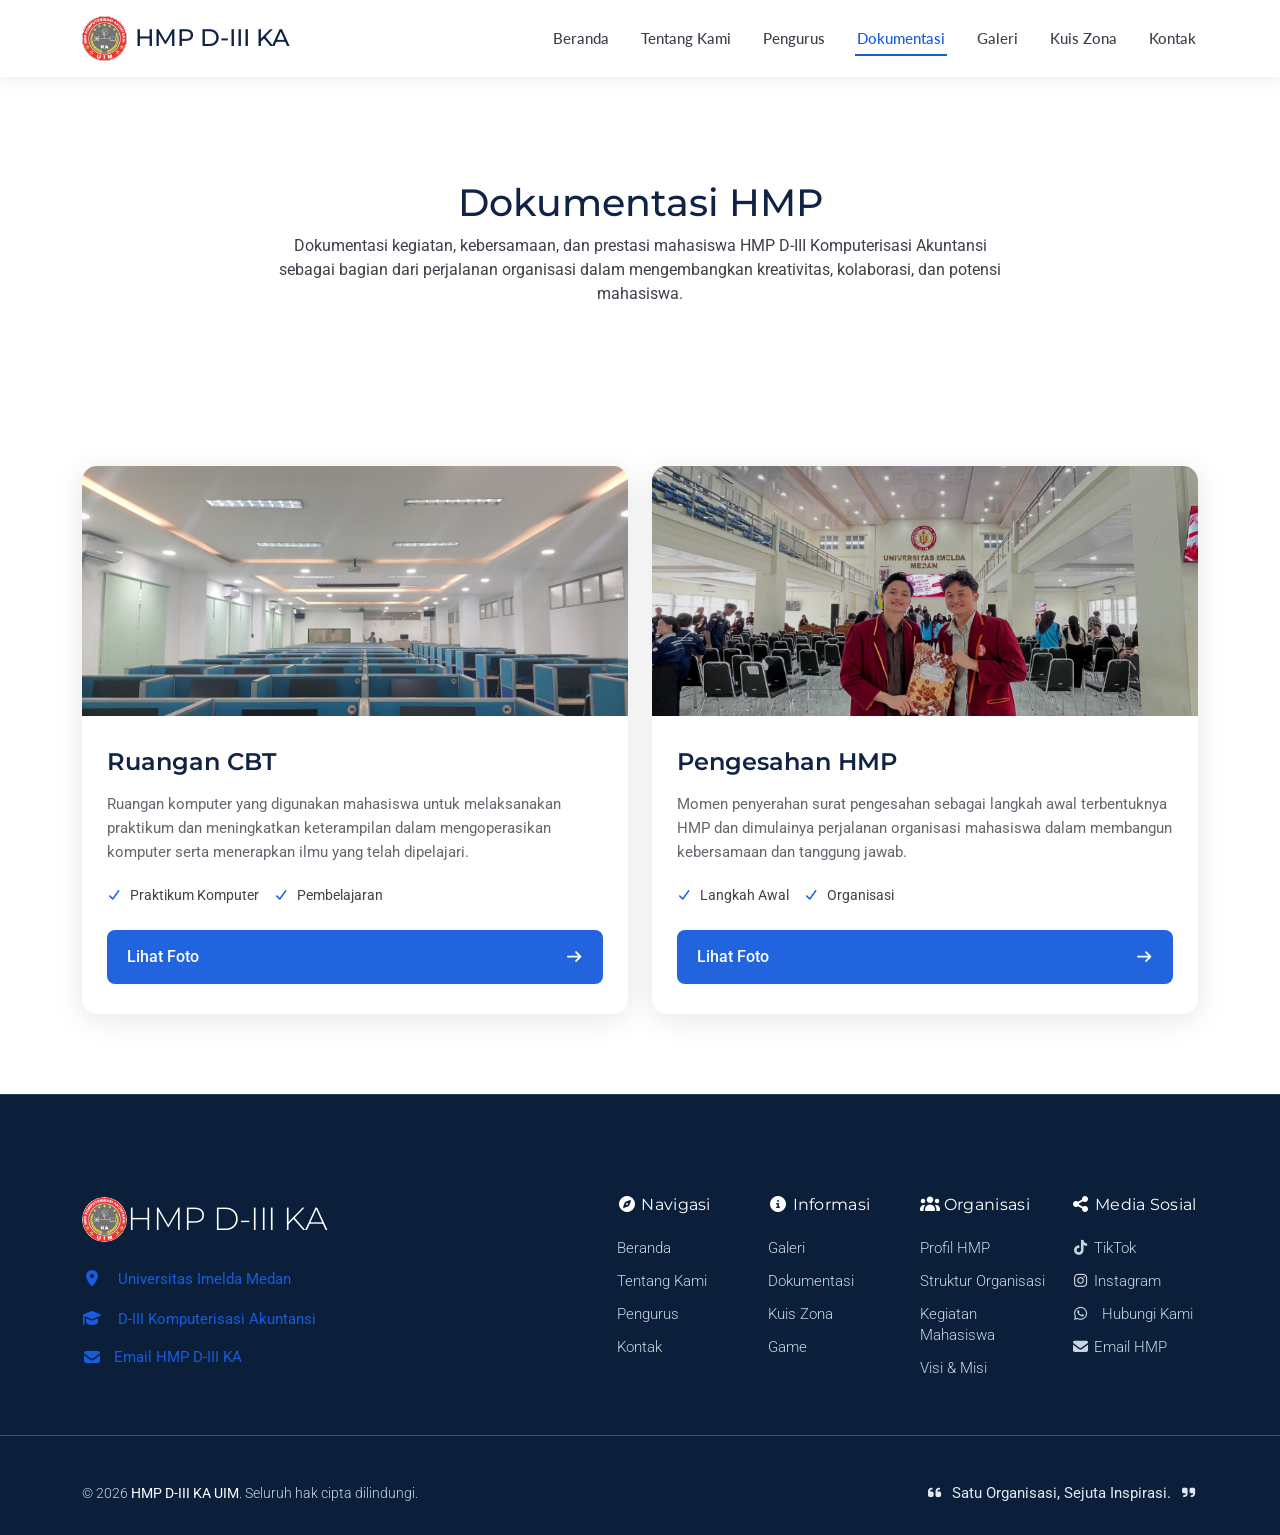
<file: dokumentasi.html>
<!DOCTYPE html>
<html lang="en">
<head>
  <meta charset="utf-8">
  <meta content="width=device-width, initial-scale=1.0" name="viewport">
 <link rel="icon" type="image/png" href="img/logohmp.png">
  <title>Dokumentasi | HMP D-III KA UIM</title>
  <meta name="description" content="">
  <meta name="keywords" content="">
  <link href="assets/img/favicon.png" rel="icon">
  <link href="assets/img/apple-touch-icon.png" rel="apple-touch-icon">
  <link href="https://fonts.googleapis.com" rel="preconnect">
  <link href="https://fonts.gstatic.com" rel="preconnect" crossorigin>
  <link href="https://fonts.googleapis.com/css2?family=Roboto:ital,wght@0,100;0,300;0,400;0,500;0,700;0,900;1,100;1,300;1,400;1,500;1,700;1,900&family=Montserrat:ital,wght@0,100;0,200;0,300;0,400;0,500;0,600;0,700;0,800;0,900;1,100;1,200;1,300;1,400;1,500;1,600;1,700;1,800;1,900&family=Lato:ital,wght@0,100;0,300;0,400;0,700;0,900;1,100;1,300;1,400;1,700;1,900&display=swap" rel="stylesheet">
  <link href="assets/vendor/bootstrap/css/bootstrap.min.css" rel="stylesheet">
  <link href="assets/vendor/bootstrap-icons/bootstrap-icons.css" rel="stylesheet">
  <link href="assets/vendor/aos/aos.css" rel="stylesheet">
  <link href="assets/vendor/glightbox/css/glightbox.min.css" rel="stylesheet">
  <link href="assets/vendor/fontawesome-free/css/all.min.css" rel="stylesheet">
  <link href="assets/vendor/swiper/swiper-bundle.min.css" rel="stylesheet">
  <link href="assets/css/main.css" rel="stylesheet">
</head>
<body class="services-page">
  <header id="header" class="header fixed-top">
    <div class="branding d-flex align-items-cente">
      <div class="container position-relative d-flex align-items-center justify-content-between">
        <a href="index.html" class="d-flex align-items-center text-decoration-none">
          <img class="rounded-5 me-2" src="img/logo.png" height="45" width="45" alt="Logo HMP D-III KA">
          <h4 class="mb-0">HMP D-III KA</h4>
        </a>
        <nav id="navmenu" class="navmenu">
          <ul>
            <li><a href="index.html">Beranda</a></li>
            <li><a href="tentang_kami.html">Tentang Kami</a></li>
            <li><a href="struktur.html">Pengurus</a></li>
            <li><a href="dokumentasi.html" class="active">Dokumentasi</a></li>
            <li><a href="gallery.html">Galeri</a></li>
            <li><a href="kuis.html">Kuis Zona</a></li>
            <li><a href="contact.html">Kontak</a></li>
          </ul>
          <i class="mobile-nav-toggle d-xl-none bi bi-list"></i>
        </nav>
      </div>
    </div>
  </header>
  <main class="main">
    <div class="page-title">
      <div class="heading">
        <div class="container">
          <div class="row d-flex justify-content-center text-center">
            <div class="col-lg-8">
              <h1 class="heading-title">Dokumentasi HMP</h1>
              <p class="mb-0">
                Dokumentasi kegiatan, kebersamaan, dan prestasi mahasiswa
                HMP D-III Komputerisasi Akuntansi sebagai bagian dari perjalanan
                organisasi dalam mengembangkan kreativitas, kolaborasi,
                dan potensi mahasiswa.
              </p>
            </div>
          </div>
        </div>
      </div>
    </div>
    <section id="services" class="services section">
      <div class="container" data-aos="fade-up" data-aos-delay="100">
        <div class="row gy-4">
          <div class="col-lg-6 col-md-6" data-aos="fade-up" data-aos-delay="100">
            <div class="service-item">
              <div class="service-image">
                <img src="gallery/foto5.png" alt="Rapat Pengurus HMP" class="img-fluid">
                <div class="service-overlay">
                </div>
              </div>
              <div class="service-content">
                <h3>Ruangan CBT</h3>
                <p>
                  Ruangan komputer yang digunakan mahasiswa untuk melaksanakan praktikum dan meningkatkan keterampilan
                  dalam mengoperasikan komputer serta menerapkan ilmu yang telah dipelajari.
                </p>
                <div class="service-features">
                  <span class="feature-item"><i class="fas fa-check"></i> Praktikum Komputer</span>
                  <span class="feature-item"><i class="fas fa-check"></i> Pembelajaran</span>
                </div>
                <a href="gallery/foto5.png" class="service-btn glightbox" data-gallery="dokumentasi">
                  <span>Lihat Foto</span>
                  <i class="fas fa-arrow-right"></i>
                </a>
              </div>
            </div>
          </div>
          <div class="col-lg-6 col-md-6" data-aos="fade-up" data-aos-delay="150">
            <div class="service-item">
              <div class="service-image">
                <img src="gallery/foto8.png" alt="Pelantikan Pengurus" class="img-fluid">
                <div class="service-overlay">
                </div>
              </div>
              <div class="service-content">
                <h3>Pengesahan HMP</h3>
                <p>
                  Momen penyerahan surat pengesahan sebagai langkah awal terbentuknya HMP dan dimulainya perjalanan
                  organisasi mahasiswa dalam membangun kebersamaan dan tanggung jawab.
                </p>
                <div class="service-features">
                  <span class="feature-item"><i class="fas fa-check"></i> Langkah Awal</span>
                  <span class="feature-item"><i class="fas fa-check"></i> Organisasi</span>
                </div>
                <a href="gallery/foto10.png" class="service-btn glightbox" data-gallery="dokumentasi">
                  <span>Lihat Foto</span>
                  <i class="fas fa-arrow-right"></i>
                </a>
              </div>
            </div>
          </div>
        </div>
      </div>
    </section>
  </main>
  <footer id="footer" class="footer-16 footer position-relative">
    <div class="container">
      <div class="footer-main" data-aos="fade-up" data-aos-delay="100">
        <div class="row align-items-start">
          <div class="col-lg-5 text-center text-lg-start">
            <div class="brand-section">
              <a href="index.html" class="logo d-flex align-items-center mb-4">
                <img src="img/logo.png" alt="Logo HMP D-III KA" width="45" height="45" class="mr-2 rounded-5">
                <span class="sitename text-center text-lg-start">HMP D-III KA</span>
              </a>
              <div class="contact-info">
                <div class="contact-item">
                  <a href="https://uimedan.ac.id/"> <i class="fas fa-map-marker-alt mr-2"></i> Universitas Imelda
                    Medan</a>
                </div>
                <div class="contact-item">
                  <a href="https://uimedan.ac.id/page/d3-komputerisasi-akuntansi"> <i
                      class="fas fa-graduation-cap mr-2"></i> D-III Komputerisasi Akuntansi</a>
                </div>
                <div class="contact-item">
                  <i class="fas fa-envelope mr-2"></i>
                  <a href="mailto:emailresmi@contoh.com">
                    Email HMP D-III KA
                  </a>
                </div>
              </div>
            </div>
          </div>
          <div class="col-lg-7 text-center text-lg-start">
            <div class="footer-nav-wrapper">
              <div class="row">
                <div class="col-6 col-lg-3">
                  <div class="nav-column">
                    <h6>
                      <i class="fas fa-compass mr-1"></i>
                      Navigasi
                    </h6>
                    <nav class="footer-nav">
                      <a href="index.html"> Beranda</a>
                      <a href="tentang_kami.html">Tentang Kami</a>
                      <a href="struktur.html">Pengurus</a>
                      <a href="contact.html">Kontak</a>
                    </nav>
                  </div>
                </div>
                <div class="col-6 col-lg-3 text-center text-lg-start">
                  <div class="nav-column">
                    <h6>
                      <i class="fas fa-info-circle mr-1"></i>
                      Informasi
                    </h6>
                    <nav class="footer-nav">
                      <a href="gallery.html">Galeri</a>
                      <a href="dokumentasi.html">Dokumentasi</a>
                      <a href="kuis.html">Kuis Zona</a>
                      <a href="kuis.html">Game</a>

                    </nav>
                  </div>
                </div>
                <div class="col-6 col-lg-3 text-center text-lg-start">
                  <div class="nav-column">
                    <h6>
                      <i class="fas fa-users mr-1"></i>
                      Organisasi
                    </h6>
                    <nav class="footer-nav">
                      <a href="tentang_kami.html">Profil HMP</a>
                      <a href="struktur.html">Struktur Organisasi</a>
                      <a href="gallery.html">Kegiatan Mahasiswa</a>
                      <a href="tentang_kami.html">Visi & Misi</a>

                    </nav>
                  </div>
                </div>
                <div class="col-6 col-lg-3 text-center text-lg-start">
                  <div class="nav-column">
                    <h6>
                      <i class="fas fa-share-alt mr-1"></i>
                      Media Sosial
                    </h6>
                    <nav class="footer-nav">
                      <a href="https://www.tiktok.com/@szeka_27" aria-label="TikTok HMP">
                        <i class="fab fa-tiktok mr-2"></i>
                        TikTok
                      </a>
                      <a href="https://www.instagram.com/himaka.uim/" aria-label="Instagram HMP">
                        <i class="fab fa-instagram mr-2"></i>
                        Instagram
                      </a>

                      <a href="https://wa.me/62085362102165?text=Halo%2C%20saya%20ingin%20menghubungi%20HMP%20D-III%20Komputerisasi%20Akuntansi%20Universitas%20Imelda%20Medan.%20Apakah%20saya%20bisa%20mendapatkan%20informasi%20lebih%20lanjut%3F%20Terima%20kasih."
                        target="_blank" rel="noopener">
                        <i class="fab fa-whatsapp me-2"></i> Hubungi Kami
                      </a>
                      <a href="mailto:emailresmi@contoh.com">
                        <i class="fas fa-envelope mr-2"></i>
                        Email HMP
                      </a>
                    </nav>
                  </div>
                </div>

              </div>
            </div>
          </div>
        </div>
      </div>
    </div>
    <hr>
    <div class="footer-bottom">
      <div class="container">
        <div class="bottom-content" data-aos="fade-up" data-aos-delay="300">
          <div class="row align-items-center">
            <div class="col-lg-6">
              <div class="copyright">
                <p>
                  © 2026
                  <span class="sitename">HMP D-III KA UIM</span>.
                  Seluruh hak cipta dilindungi.
                </p>
              </div>
            </div>
            <div class="col-lg-6">
              <div class="legal-links">
                <span>
                  <i class="fas fa-quote-left me-1"></i>
                  Satu Organisasi, Sejuta Inspirasi.
                  <i class="fas fa-quote-right ms-1"></i>
                </span>
              </div>
            </div>
          </div>
        </div>
      </div>
    </div>
  </footer>
  <a href="#!" id="scroll-top" class="scroll-top d-flex align-items-center justify-content-center"><i
      class="bi bi-arrow-up-short"></i></a>
  <div id="preloader"></div>
  <script src="assets/vendor/bootstrap/js/bootstrap.bundle.min.js"></script>
  <script src="assets/vendor/php-email-form/validate.js"></script>
  <script src="assets/vendor/aos/aos.js"></script>
  <script src="assets/vendor/glightbox/js/glightbox.min.js"></script>
  <script src="assets/vendor/purecounter/purecounter_vanilla.js"></script>
  <script src="assets/vendor/swiper/swiper-bundle.min.js"></script>
  <script src="assets/js/main.js"></script>
</body>
</html>
</file>
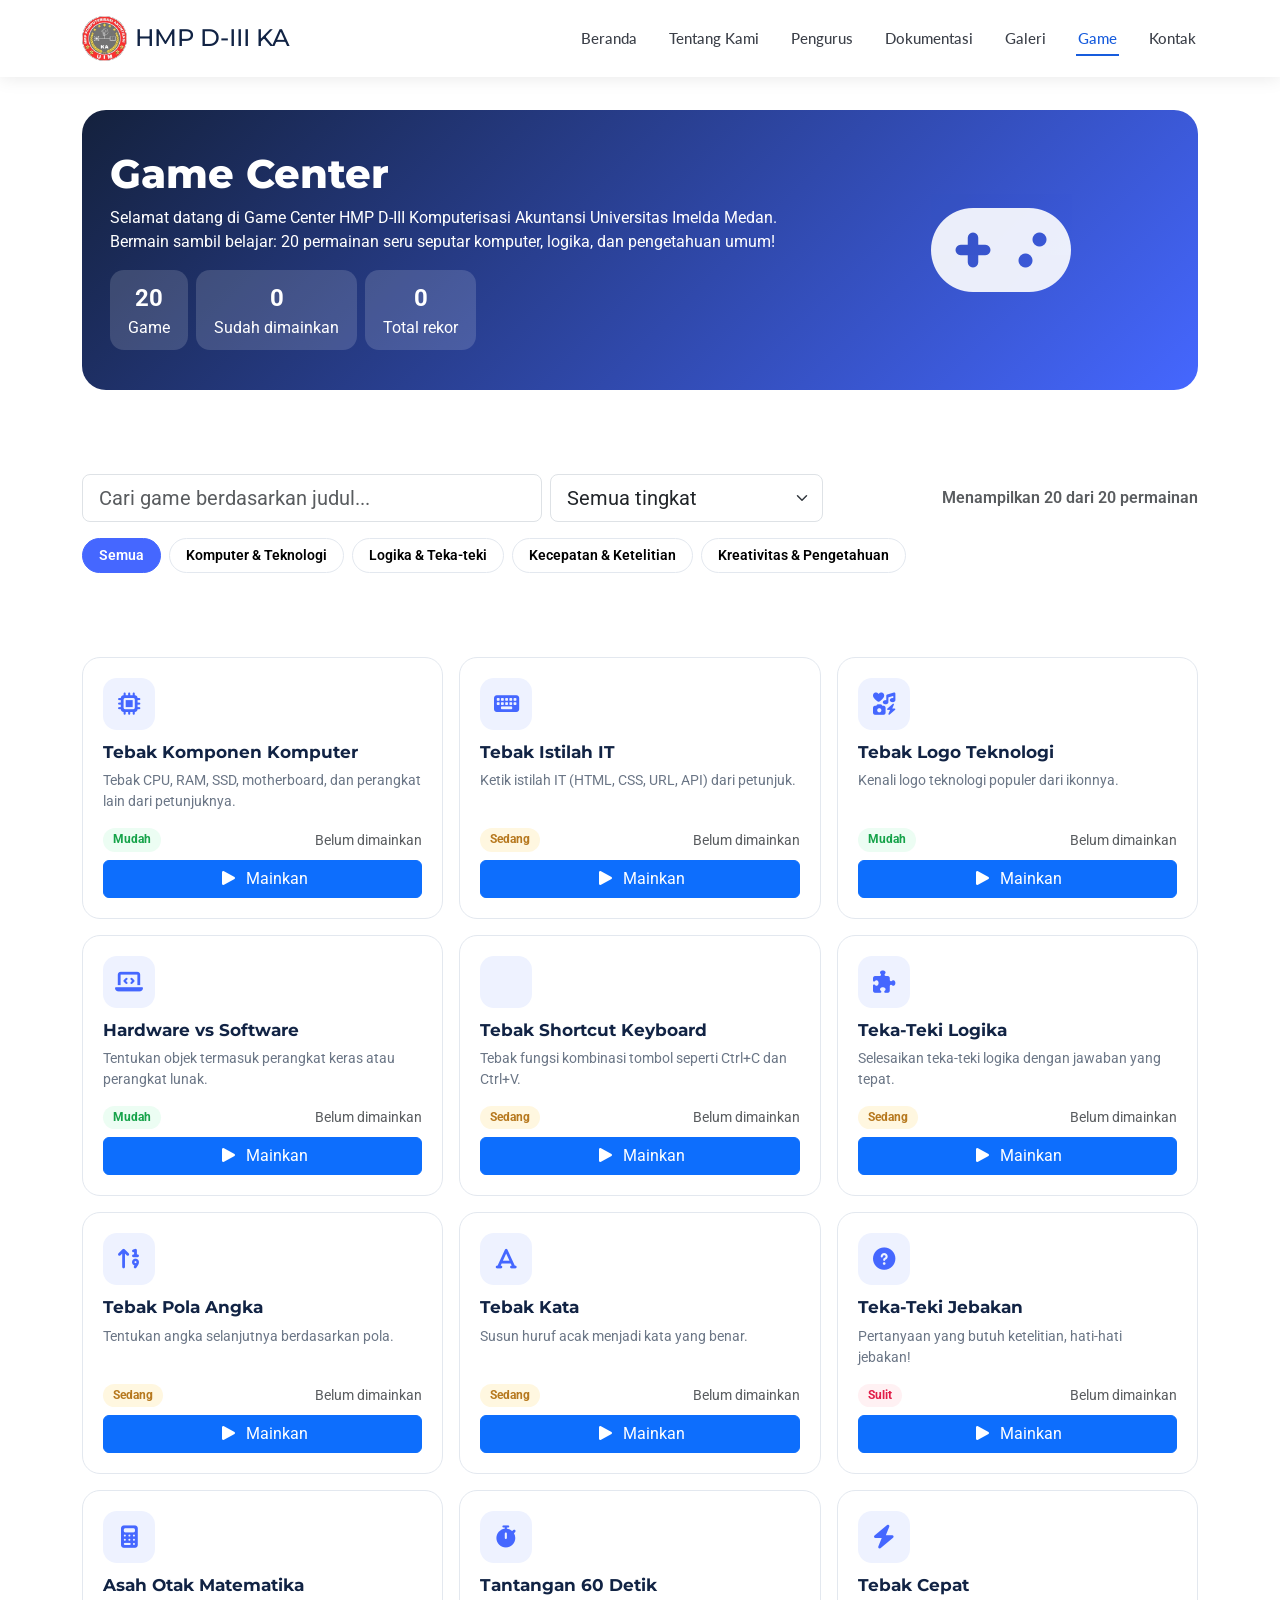
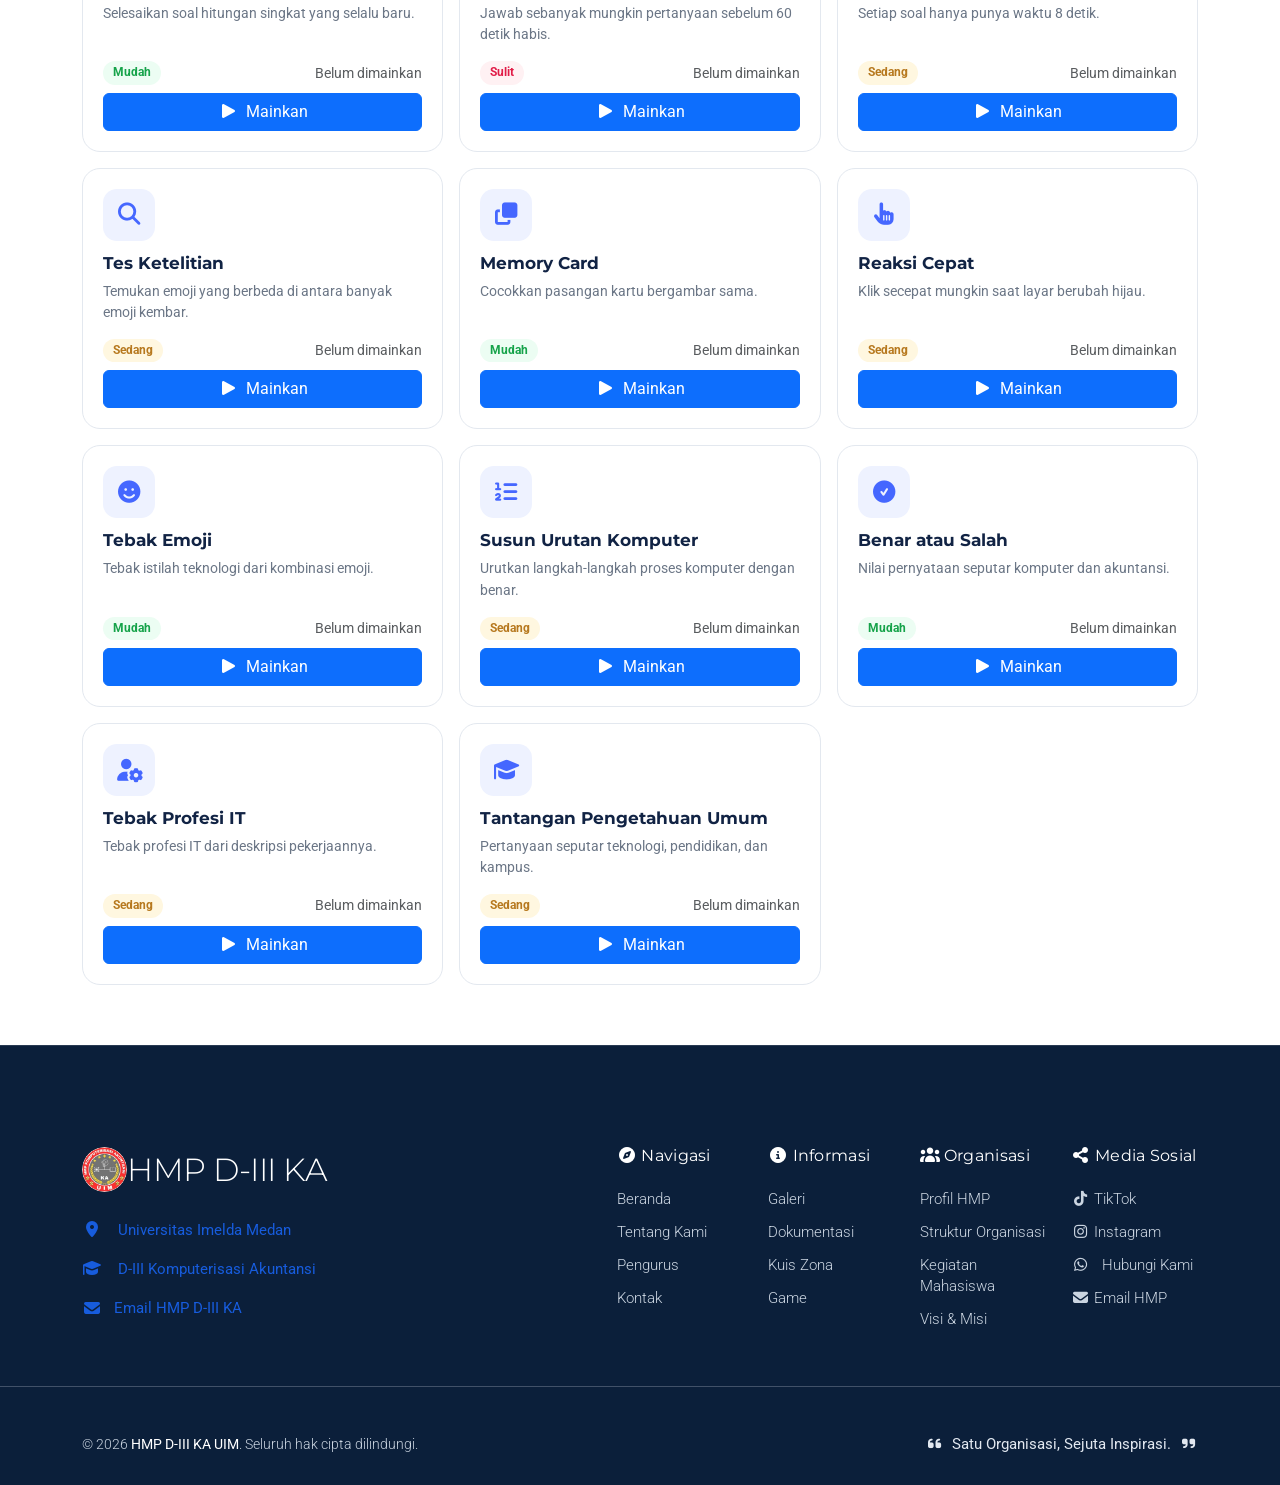
<file: kuis.html>
<!DOCTYPE html>
<html lang="id">

<head>
    <meta charset="utf-8">
    <meta content="width=device-width, initial-scale=1.0" name="viewport">
    <title>Game Center - HMP D-III Komputerisasi Akuntansi</title>
    <meta name="description"
        content="Game Center HMP D-III Komputerisasi Akuntansi Universitas Imelda Medan: bermain sambil belajar.">
    <meta name="keywords" content="">
    <link href="assets/img/favicon.png" rel="icon">
    <link href="assets/img/apple-touch-icon.png" rel="apple-touch-icon">
    <link href="https://fonts.googleapis.com" rel="preconnect">
    <link href="https://fonts.gstatic.com" rel="preconnect" crossorigin>
    <link
        href="https://fonts.googleapis.com/css2?family=Roboto:ital,wght@0,100;0,300;0,400;0,500;0,700;0,900;1,100;1,300;1,400;1,500;1,700;1,900&family=Montserrat:ital,wght@0,100;0,200;0,300;0,400;0,500;0,600;0,700;0,800;0,900;1,100;1,200;1,300;1,400;1,500;1,600;1,700;1,800;1,900&family=Lato:ital,wght@0,100;0,300;0,400;0,700;0,900;1,100;1,300;1,400;1,700;1,900&display=swap"
        rel="stylesheet">
    <link href="assets/vendor/bootstrap/css/bootstrap.min.css" rel="stylesheet">
    <link href="assets/vendor/bootstrap-icons/bootstrap-icons.css" rel="stylesheet">
    <link href="assets/vendor/aos/aos.css" rel="stylesheet">
    <link href="assets/vendor/glightbox/css/glightbox.min.css" rel="stylesheet">
    <link href="assets/vendor/fontawesome-free/css/all.min.css" rel="stylesheet">
    <link href="assets/vendor/swiper/swiper-bundle.min.css" rel="stylesheet">
    <link href="assets/css/main.css" rel="stylesheet">
    <style>
        .game-center {
            --g-acc: #4567ff;
            --g-ink: #14213d;
            --g-line: #e3e8ef;
            padding: 110px 0 60px;
            color: var(--g-ink)
        }

        .game-center .g-hero {
            background: linear-gradient(135deg, #14213d, #4567ff);
            color: #fff;
            border-radius: 24px;
            padding: 40px 28px;
            position: relative;
            overflow: hidden
        }

        .game-center .g-hero h1 {
            font-weight: 800;
            color: #fff
        }

        .game-center .g-hero .g-big {
            font-size: 7rem;
            opacity: .9;
            animation: gfloat 3s ease-in-out infinite
        }

        .game-center .g-stat {
            background: rgba(255, 255, 255, .15);
            border-radius: 14px;
            padding: 10px 18px;
            text-align: center
        }

        .game-center .g-stat b {
            display: block;
            font-size: 1.5rem
        }

        .game-card {
            background: #fff;
            border: 1px solid var(--g-line, #e3e8ef);
            border-radius: 18px;
            padding: 20px;
            height: 100%;
            display: flex;
            flex-direction: column;
            transition: transform .2s, box-shadow .2s
        }

        .game-card:hover {
            transform: translateY(-6px);
            box-shadow: 0 18px 30px -18px rgba(20, 33, 61, .45)
        }

        .game-card .g-ic {
            width: 52px;
            height: 52px;
            border-radius: 14px;
            background: #eef2ff;
            color: #4567ff;
            display: grid;
            place-items: center;
            font-size: 1.4rem;
            margin-bottom: 12px
        }

        .game-card h5 {
            font-weight: 700;
            font-size: 1.05rem
        }

        .game-card p {
            font-size: .88rem;
            color: #6b7686;
            flex: 1
        }

        .g-badge {
            font-size: .72rem;
            font-weight: 700;
            border-radius: 99px;
            padding: 3px 10px
        }

        .g-badge.Mudah {
            background: #ecfdf3;
            color: #16a34a
        }

        .g-badge.Sedang {
            background: #fff7e0;
            color: #b7791f
        }

        .g-badge.Sulit {
            background: #fff1f3;
            color: #e11d48
        }

        .game-center .g-chip {
            border: 1.5px solid var(--g-line);
            background: #fff;
            border-radius: 99px;
            padding: 6px 16px;
            font-weight: 600;
            font-size: .88rem;
            cursor: pointer
        }

        .game-center .g-chip.on {
            background: #4567ff;
            border-color: #4567ff;
            color: #fff
        }

        .game-panel .modal-content {
            border-radius: 20px
        }

        #gInfo {
            display: flex;
            justify-content: space-between;
            font-weight: 600;
            color: #6b7686;
            margin-bottom: 14px
        }

        .g-q {
            font-size: 1.2rem;
            font-weight: 700;
            margin-bottom: 16px;
            text-align: center
        }

        .g-opt {
            border: 1.5px solid #e3e8ef;
            border-radius: 12px;
            padding: 12px;
            font-weight: 500;
            text-align: left;
            background: #fff
        }

        .g-opt:hover:not(:disabled) {
            border-color: #4567ff
        }

        .g-opt.ok,
        .g-cell.ok {
            background: #ecfdf3 !important;
            border-color: #16a34a !important;
            color: #14532d !important
        }

        .g-opt.bad,
        .g-cell.bad {
            background: #fff1f3 !important;
            border-color: #e11d48 !important;
            color: #9f1239 !important
        }

        .g-logo {
            font-size: 4rem;
            display: block;
            color: #4567ff
        }

        .g-grid {
            display: grid;
            gap: 8px
        }

        .g-cell {
            font-size: 1.5rem;
            padding: 8px;
            border: 1.5px solid #e3e8ef;
            border-radius: 10px;
            background: #fff
        }

        .g-scr {
            letter-spacing: .3em;
            font-size: 1.6rem;
            color: #4567ff
        }

        .g-react {
            width: 100%;
            height: 200px;
            border: 0;
            border-radius: 18px;
            font-size: 1.3rem;
            font-weight: 800;
            color: #fff
        }

        .g-react.wait {
            background: #e11d48
        }

        .g-react.go {
            background: #16a34a
        }

        .g-ring {
            width: 120px;
            height: 120px;
            border-radius: 50%;
            margin: 0 auto 14px;
            display: grid;
            place-items: center;
            font-size: 2.4rem;
            font-weight: 800;
            border: 10px solid #4567ff
        }

        .game-center kbd {
            background: #14213d;
            color: #fff;
            padding: 3px 8px;
            border-radius: 6px
        }

        @keyframes gfloat {
            50% {
                transform: translateY(-10px)
            }
        }

        @media(prefers-reduced-motion:reduce) {
            * {
                animation: none !important;
                transition: none !important
            }
        }
    </style>
</head>

<body class="game-page">
    <header id="header" class="header fixed-top">
        <div class="branding d-flex align-items-cente">
            <div class="container position-relative d-flex align-items-center justify-content-between">
                <a href="index.html" class="d-flex align-items-center text-decoration-none">
                    <img class="rounded-5 me-2" src="img/logo.png" height="45" width="45" alt="Logo HMP D-III KA">
                    <h4 class="mb-0">HMP D-III KA</h4>
                </a>
                <nav id="navmenu" class="navmenu">
                    <ul>
                        <li><a href="index.html"> Beranda</a></li>
                        <li><a href="tentang_kami.html">Tentang Kami</a></li>
                        <li><a href="struktur.html">Pengurus</a></li>
                        <li><a href="dokumentasi.html">Dokumentasi</a></li>
                        <li><a href="gallery.html">Galeri</a></li>
                        <li><a href="kuis.html" class="active">Game</a></li>
                        <li><a href="contact.html">Kontak</a></li>
                    </ul>
                    <i class="mobile-nav-toggle d-xl-none bi bi-list"></i>
                </nav>
            </div>
        </div>
    </header>

    <main class="game-center">
        <div class="container">
            <section class="g-hero mb-4" aria-label="Hero Game Center">
                <div class="row align-items-center">
                    <div class="col-md-8">
                        <h1>Game Center</h1>
                        <p class="mb-3">Selamat datang di Game Center HMP D-III Komputerisasi Akuntansi Universitas
                            Imelda Medan. Bermain sambil belajar: 20 permainan seru seputar komputer, logika, dan
                            pengetahuan umum!</p>
                        <div class="d-flex flex-wrap gap-2">
                            <div class="g-stat"><b id="gTotalGames">20</b>Game</div>
                            <div class="g-stat"><b id="gPlayed">0</b>Sudah dimainkan</div>
                            <div class="g-stat"><b id="gSum">0</b>Total rekor</div>
                        </div>
                    </div>
                    <div class="col-md-4 text-center d-none d-md-block"><i class="fas fa-gamepad g-big"></i></div>
                </div>
            </section>

            <section class="mb-4" aria-label="Pencarian dan filter">
                <div class="row g-2 align-items-center">
                    <div class="col-lg-5"><input id="gSearch" type="search" class="form-control form-control-lg"
                            placeholder="Cari game berdasarkan judul..." aria-label="Cari game"></div>
                    <div class="col-lg-3">
                        <select id="gDiff" class="form-select form-select-lg" aria-label="Filter tingkat kesulitan">
                            <option value="">Semua tingkat</option>
                            <option>Mudah</option>
                            <option>Sedang</option>
                            <option>Sulit</option>
                        </select>
                    </div>
                    <div class="col-lg-4 text-lg-end text-muted fw-semibold" id="gCount" aria-live="polite"></div>
                </div>
                <div class="d-flex flex-wrap gap-2 mt-3" id="gCats"></div>
            </section>

            <div class="row g-3" id="gGrid"></div>
            <div id="gEmpty" class="alert alert-warning mt-3 d-none">Tidak ada game yang cocok dengan pencarian atau
                filter. Coba kata kunci lain atau pilih "Semua".</div>
        </div>
    </main>

    <div class="modal fade game-panel" id="gModal" tabindex="-1" aria-labelledby="gTitle" aria-hidden="true">
        <div class="modal-dialog modal-dialog-centered modal-dialog-scrollable">
            <div class="modal-content">
                <div class="modal-header">
                    <h5 class="modal-title" id="gTitle">Game</h5><button type="button" class="btn-close"
                        data-bs-dismiss="modal" aria-label="Tutup"></button>
                </div>
                <div class="modal-body">
                    <div id="gInfo"></div>
                    <p class="small text-muted" id="gHow"></p>
                    <div id="gBody"></div>
                </div>
                <div class="modal-footer"><button class="btn btn-primary" id="gAgain" type="button">Main
                        Lagi</button><button class="btn btn-outline-secondary" data-bs-dismiss="modal"
                        type="button">Kembali ke Game Center</button></div>
            </div>
        </div>
    </div>

    <footer id="footer" class="footer-16 footer position-relative">
        <div class="container">
            <div class="footer-main">
                <div class="row align-items-start">
                    <div class="col-lg-5 text-center text-lg-start">
                        <div class="brand-section">
                            <a href="index.html" class="logo d-flex align-items-center mb-4">
                                <img src="img/logo.png" alt="Logo HMP D-III KA" width="45" height="45"
                                    class="mr-2 rounded-5">
                                <span class="sitename text-center text-lg-start">HMP D-III KA</span>
                            </a>
                            <div class="contact-info">
                                <div class="contact-item">
                                    <a href="https://uimedan.ac.id/"> <i class="fas fa-map-marker-alt mr-2"></i>
                                        Universitas Imelda
                                        Medan</a>
                                </div>
                                <div class="contact-item">
                                    <a href="https://uimedan.ac.id/page/d3-komputerisasi-akuntansi"> <i
                                            class="fas fa-graduation-cap mr-2"></i> D-III Komputerisasi Akuntansi</a>
                                </div>
                                <div class="contact-item">
                                    <i class="fas fa-envelope mr-2"></i>
                                    <a href="mailto:emailresmi@contoh.com">
                                        Email HMP D-III KA
                                    </a>
                                </div>
                            </div>
                        </div>
                    </div>
                    <div class="col-lg-7 text-center text-lg-start">
                        <div class="footer-nav-wrapper">
                            <div class="row">
                                <div class="col-6 col-lg-3">
                                    <div class="nav-column">
                                        <h6>
                                            <i class="fas fa-compass mr-1"></i>
                                            Navigasi
                                        </h6>
                                        <nav class="footer-nav">
                                            <a href="index.html"> Beranda</a>
                                            <a href="tentang_kami.html">Tentang Kami</a>
                                            <a href="struktur.html">Pengurus</a>
                                            <a href="contact.html">Kontak</a>
                                        </nav>
                                    </div>
                                </div>
                                <div class="col-6 col-lg-3 text-center text-lg-start">
                                    <div class="nav-column">
                                        <h6>
                                            <i class="fas fa-info-circle mr-1"></i>
                                            Informasi
                                        </h6>
                                        <nav class="footer-nav">
                                            <a href="gallery.html">Galeri</a>
                                            <a href="dokumentasi.html">Dokumentasi</a>
                                            <a href="kuis.html">Kuis Zona</a>
                      <a href="kuis.html">Game</a>

                                        </nav>
                                    </div>
                                </div>
                                <div class="col-6 col-lg-3 text-center text-lg-start">
                                    <div class="nav-column">
                                        <h6>
                                            <i class="fas fa-users mr-1"></i>
                                            Organisasi
                                        </h6>
                                        <nav class="footer-nav">
                                            <a href="tentang_kami.html">Profil HMP</a>
                                            <a href="struktur.html">Struktur Organisasi</a>
                                            <a href="gallery.html">Kegiatan Mahasiswa</a>
                                             <a href="tentang_kami.html">Visi & Misi</a>

                                        </nav>
                                    </div>
                                </div>
                                <div class="col-6 col-lg-3 text-center text-lg-start">
                                    <div class="nav-column">
                                        <h6>
                                            <i class="fas fa-share-alt mr-1"></i>
                                            Media Sosial
                                        </h6>
                                        <nav class="footer-nav">
                                            <a href="https://www.tiktok.com/@szeka_27" aria-label="TikTok HMP">
                                                <i class="fab fa-tiktok mr-2"></i>
                                                TikTok
                                            </a>
                                            <a href="https://www.instagram.com/himaka.uim/" aria-label="Instagram HMP">
                                                <i class="fab fa-instagram mr-2"></i>
                                                Instagram
                                            </a>

                                            <a href="https://wa.me/62085362102165?text=Halo%2C%20saya%20ingin%20menghubungi%20HMP%20D-III%20Komputerisasi%20Akuntansi%20Universitas%20Imelda%20Medan.%20Apakah%20saya%20bisa%20mendapatkan%20informasi%20lebih%20lanjut%3F%20Terima%20kasih."
                                                target="_blank" rel="noopener">
                                                <i class="fab fa-whatsapp me-2"></i> Hubungi Kami
                                            </a>
                                            <a href="mailto:emailresmi@contoh.com">
                                                <i class="fas fa-envelope mr-2"></i>
                                                Email HMP
                                            </a>
                                        </nav>
                                    </div>
                                </div>

                            </div>
                        </div>
                    </div>

                </div>
            </div>
        </div>
        <hr>
        <!-- COPYRIGHT -->
        <div class="footer-bottom">
            <div class="container">
               <div class="bottom-content">

                    <div class="row align-items-center">

                        <div class="col-lg-6">
                            <div class="copyright">
                                <p>
                                    © 2026
                                    <span class="sitename">HMP D-III KA UIM</span>.
                                    Seluruh hak cipta dilindungi.
                                </p>
                            </div>
                        </div>

                        <div class="col-lg-6">
                            <div class="legal-links">
                                <span>
                                    <i class="fas fa-quote-left me-1"></i>
                                    Satu Organisasi, Sejuta Inspirasi.
                                    <i class="fas fa-quote-right ms-1"></i>
                                </span>
                            </div>
                        </div>

                    </div>
                </div>
            </div>
        </div>
    </footer>

    <script src="assets/vendor/bootstrap/js/bootstrap.bundle.min.js"></script>
    <script src="assets/vendor/php-email-form/validate.js"></script>
    <script src="assets/vendor/aos/aos.js"></script>
    <script src="assets/vendor/glightbox/js/glightbox.min.js"></script>
    <script src="assets/vendor/purecounter/purecounter_vanilla.js"></script>
    <script src="assets/vendor/swiper/swiper-bundle.min.js"></script>
    <!-- Main JS File -->
    <script src="assets/js/main.js"></script>

    <script>
        (() => {
            const $ = s => document.querySelector(s), $$ = s => [...document.querySelectorAll(s)];
            const sh = a => [...a].map(v => [Math.random(), v]).sort((x, y) => x[0] - y[0]).map(v => v[1]);
            let T = [], cur;
            const clr = () => { T.forEach(t => { clearInterval(t); clearTimeout(t); }); T = []; };
            const tm = (f, ms) => { const t = setInterval(f, ms); T.push(t); return t; };
            const to = (f, ms) => { const t = setTimeout(f, ms); T.push(t); return t; };
            const st = {
                get: k => { try { return +localStorage.getItem('gc_' + k) || 0; } catch (e) { return 0; } },
                set: (k, v) => { try { localStorage.setItem('gc_' + k, v); } catch (e) { } }
            };
            const body = h => { $('#gBody').innerHTML = h; };
            const info = (a, b) => { $('#gInfo').innerHTML = `<span>${a}</span><span>${b}</span>`; };

            function fin(s, txt) {
                clr();
                const b = st.get(cur.id), nr = s > b;
                if (nr) st.set(cur.id, s);
                info('Selesai', `Rekor: ${Math.max(s, b)}`);
                body(`<div class="text-center py-3"><div class="g-ring">${s}</div><h4>${txt}</h4><p>${nr && s > 0 ? '🎉 Rekor baru!' : 'Rekor terbaik: ' + b}</p></div>`);
                stats();
            }

            /* ===== Mesin pilihan ganda: item = [pertanyaan, jawaban, [salah...]] ===== */
            function mc(items, o = {}) {
                const pool = sh(items), n = o.total ? pool.length : Math.min(o.n || 5, pool.length);
                let i = 0, s = 0, d = 0, left = o.total || 0, tq;
                const end = () => fin(s, o.total ? `${s} benar dari ${d} dijawab` : `${s} dari ${n} benar`);
                if (o.total) tm(() => { left--; const e = $('#gL'); if (e) e.textContent = left + 's'; if (left <= 0) end(); }, 1000);
                const ask = () => {
                    if (i >= n) return end();
                    const [q, a, w] = pool[i]; let tl = o.t || 0, lock = 0;
                    info(o.total ? `⏱ <b id="gL">${left}s</b>` : `Soal ${i + 1}/${n}${tl ? ` · ⏱ <b id="gL">${tl}s</b>` : ''}`, `Skor ${s}`);
                    body(`<div class="g-q">${q}</div><div class="d-grid gap-2">${sh([a, ...sh(w).slice(0, 3)]).map(t => `<button type="button" class="btn g-opt">${t}</button>`).join('')}</div><div id="gFb" class="mt-3 fw-semibold"></div>`);
                    const bs = $$('.g-opt');
                    const pick = b => {
                        if (lock) return; lock = 1; clearInterval(tq); d++;
                        const ok = !!b && b.textContent === a; if (ok) s++;
                        bs.forEach(x => { x.disabled = true; if (x.textContent === a) x.classList.add('ok'); });
                        if (b && !ok) b.classList.add('bad');
                        $('#gFb').innerHTML = ok ? '✅ Benar!' : `❌ ${b ? 'Salah' : 'Waktu habis'}. Jawaban: ${a}`;
                        i++; to(ask, o.total ? 450 : 1100);
                    };
                    bs.forEach(b => b.onclick = () => pick(b));
                    if (o.t && !o.total) tq = tm(() => { tl--; $('#gL').textContent = tl + 's'; if (tl <= 0) pick(null); }, 1000);
                };
                ask();
            }

            /* ===== Mesin jawaban ketik: item = [petunjuk, jawaban] ===== */
            function typ(items) {
                const pool = sh(items).slice(0, 5); let i = 0, s = 0;
                const ask = () => {
                    if (i >= pool.length) return fin(s, `${s} dari ${pool.length} benar`);
                    const [h, a] = pool[i]; let lock = 0;
                    info(`Soal ${i + 1}/${pool.length}`, `Skor ${s}`);
                    body(`<div class="g-q">${h}</div><input id="gIn" class="form-control form-control-lg mb-2" autocomplete="off" placeholder="Ketik jawabanmu"><div class="d-flex gap-2"><button type="button" class="btn btn-primary" id="gOk">Periksa</button><button type="button" class="btn btn-outline-secondary" id="gSk">Lewati</button></div><div id="gFb" class="mt-3 fw-semibold"></div>`);
                    const inp = $('#gIn'); inp.focus();
                    const chk = skip => {
                        if (lock) return; const v = inp.value.trim().toLowerCase(); if (!skip && !v) return;
                        lock = 1; const ok = !skip && v === a.toLowerCase(); if (ok) s++;
                        $('#gFb').innerHTML = ok ? '✅ Benar!' : `❌ ${skip ? 'Dilewati' : 'Salah'}. Jawaban: ${a}`;
                        i++; to(ask, 1200);
                    };
                    $('#gOk').onclick = () => chk(false); $('#gSk').onclick = () => chk(true);
                    inp.onkeydown = e => { if (e.key === 'Enter') chk(false); };
                };
                ask();
            }

            /* ===== Data ===== */
            const auto = (p, f) => p.map(([c, a]) => [f ? f(c) : c, a, p.filter(x => x[1] !== a).map(x => x[1])]);
            const CMP = [['Otak komputer yang memproses instruksi', 'CPU'], ['Memori sementara, data hilang saat komputer mati', 'RAM'], ['Penyimpanan cepat tanpa piringan berputar', 'SSD'], ['Papan utama tempat semua komponen terhubung', 'Motherboard'], ['Memproses tampilan grafis', 'GPU / VGA'], ['Memasok listrik ke komponen', 'Power Supply'], ['Perangkat input untuk menunjuk dan mengklik', 'Mouse'], ['Menampilkan output visual', 'Monitor']];
            const TERM = [['Bahasa untuk membuat struktur halaman web (4 huruf)', 'HTML'], ['Bahasa untuk mengatur tampilan web (3 huruf)', 'CSS'], ['Alamat sebuah halaman di internet (3 huruf)', 'URL'], ['Unit pemroses utama komputer (3 huruf)', 'CPU'], ['Penghubung agar dua aplikasi saling berkomunikasi (3 huruf)', 'API'], ['Memori sementara komputer (3 huruf)', 'RAM']];
            const LG = [['html5', 'HTML5'], ['css3-alt', 'CSS3'], ['js', 'JavaScript'], ['python', 'Python'], ['github', 'GitHub'], ['android', 'Android'], ['windows', 'Windows'], ['linux', 'Linux'], ['chrome', 'Chrome'], ['react', 'React'], ['php', 'PHP'], ['apple', 'Apple']];
            const HW = ['Keyboard', 'Mouse', 'RAM', 'Monitor', 'Printer', 'Motherboard'], SW = ['Microsoft Excel', 'Windows', 'Google Chrome', 'Accurate', 'Photoshop', 'Visual Studio Code'];
            const SC = [['Ctrl + C', 'Menyalin'], ['Ctrl + V', 'Menempel'], ['Ctrl + X', 'Memotong'], ['Ctrl + Z', 'Membatalkan (Undo)'], ['Ctrl + S', 'Menyimpan'], ['Ctrl + A', 'Memilih semua'], ['Ctrl + P', 'Mencetak']];
            const LOGIC = [
                ['Aku punya tombol tapi bukan pintu, punya spasi tapi bukan ruangan. Apakah aku?', 'Keyboard', ['Laptop', 'Brankas', 'Rumah']],
                ['Ali lebih tinggi dari Budi, Budi lebih tinggi dari Cici. Siapa yang paling pendek?', 'Cici', ['Ali', 'Budi', 'Sama semua']],
                ['Semua mahasiswa KA belajar akuntansi. Rani mahasiswa KA. Maka Rani…', 'Belajar akuntansi', ['Seorang dosen', 'Tidak belajar akuntansi', 'Belajar kedokteran']],
                ['Apa yang makin diambil makin besar?', 'Lubang', ['Kolam', 'Gunung', 'Uang']],
                ['Hari ini Rabu. Dua hari lagi hari apa?', 'Jumat', ['Kamis', 'Sabtu', 'Senin']],
                ['Apa yang punya kepala dan ekor tapi tidak punya badan?', 'Koin', ['Ular', 'Ikan', 'Kucing']]];
            const TRAP = [
                ['Berapa bulan dalam setahun yang punya 28 hari?', 'Semua bulan', ['Hanya Februari', 'Satu', 'Dua']],
                ['Kamu berlari dan menyalip orang di posisi kedua. Sekarang kamu di posisi…', 'Kedua', ['Pertama', 'Ketiga', 'Keempat']],
                ['Berapa tanah di lubang berukuran 1 m x 1 m x 1 m?', 'Tidak ada', ['1 m³', '1 ton', '0,5 m³']],
                ['Dokter memberi 3 pil, diminum tiap setengah jam. Berapa lama sampai habis?', '1 jam', ['1,5 jam', '3 jam', '2 jam']],
                ['Ayah Budi punya 5 anak: Ani, Ina, Ono, Unu, dan…?', 'Budi', ['Ena', 'Ano', 'Ini']],
                ['Mana lebih berat: 1 kg kapas atau 1 kg besi?', 'Sama berat', ['Besi', 'Kapas', 'Tergantung']]];
            const PAT = [['2, 4, 6, 8, …', '10', ['9', '12', '11']], ['1, 2, 4, 8, 16, …', '32', ['24', '30', '20']], ['1, 4, 9, 16, …', '25', ['20', '24', '36']], ['1, 1, 2, 3, 5, 8, …', '13', ['11', '12', '14']], ['100, 90, 80, 70, …', '60', ['50', '65', '55']], ['3, 6, 12, 24, …', '48', ['36', '30', '42']]];
            const WORDS = ['komputer', 'akuntansi', 'jaringan', 'aplikasi', 'keyboard', 'mahasiswa', 'internet'];
            const EMO = [['💻🌐', 'Website'], ['📶🏠', 'WiFi'], ['🔒🔑', 'Password'], ['☁️💾', 'Cloud Storage'], ['🐛💻', 'Bug'], ['🤖🧠', 'Kecerdasan Buatan (AI)'], ['📧📎', 'Email']];
            const SEQ = [
                ['Menyalakan komputer', ['Tekan tombol power', 'Tunggu proses booting', 'Login ke akun', 'Buka aplikasi']],
                ['Membuat tabel di Excel', ['Buka Microsoft Excel', 'Ketik data', 'Blok data', 'Beri border']],
                ['Mematikan komputer', ['Simpan pekerjaan', 'Tutup semua aplikasi', 'Klik Start lalu Shut down', 'Tunggu hingga mati']]];
            const TFP = [['RAM menyimpan data secara permanen.', 'Salah'], ['CSS dipakai untuk mengatur tampilan website.', 'Benar'], ['Ctrl + Z dipakai untuk membatalkan tindakan terakhir.', 'Benar'], ['Monitor termasuk perangkat input.', 'Salah'], ['Jurnal umum adalah catatan transaksi akuntansi.', 'Benar'], ['1 byte sama dengan 1 bit.', 'Salah'], ['Microsoft Excel adalah perangkat keras.', 'Salah']];
            const JOB = [['Merancang dan membuat website', 'Web Developer'], ['Merancang tampilan aplikasi agar nyaman dipakai', 'UI/UX Designer'], ['Menganalisis data untuk menemukan pola', 'Data Analyst'], ['Menjaga sistem dan jaringan dari serangan siber', 'Cyber Security Specialist'], ['Merawat dan mengelola jaringan komputer', 'Network Administrator'], ['Mengelola basis data organisasi', 'Database Administrator'], ['Menguji aplikasi untuk menemukan bug', 'Software Tester']];
            const GK = [
                ['Pendiri Microsoft bersama Paul Allen adalah…', 'Bill Gates', ['Steve Jobs', 'Mark Zuckerberg', 'Elon Musk']],
                ['Persamaan dasar akuntansi adalah…', 'Aset = Kewajiban + Ekuitas', ['Aset = Kewajiban − Ekuitas', 'Laba = Aset + Kewajiban', 'Kas = Piutang + Utang']],
                ['Planet terbesar di tata surya adalah…', 'Jupiter', ['Saturnus', 'Bumi', 'Mars']],
                ['Universitas Imelda berada di kota…', 'Medan', ['Jakarta', 'Bandung', 'Padang']],
                ['Satu byte terdiri dari berapa bit?', '8', ['4', '16', '10']],
                ['Laporan yang menunjukkan laba atau rugi disebut…', 'Laporan Laba Rugi', ['Neraca', 'Jurnal Umum', 'Buku Besar']],
                ['WWW adalah singkatan dari…', 'World Wide Web', ['World Web Wire', 'Wide World Web', 'Web World Wide']]];
            const scFn = k => `Fungsi <kbd>${k}</kbd> adalah…`;
            const hsItems = () => [...HW.map(x => [`<b>${x}</b> termasuk…`, 'Perangkat Keras', ['Perangkat Lunak']]), ...SW.map(x => [`<b>${x}</b> termasuk…`, 'Perangkat Lunak', ['Perangkat Keras']])];
            const tfItems = () => TFP.map(([s, a]) => [s, a, [a === 'Benar' ? 'Salah' : 'Benar']]);
            const all = () => [...auto(CMP, c => c + '?'), ...auto(SC, scFn), ...auto(EMO, e => `Emoji ${e} berarti…`), ...tfItems(), ...GK, ...LOGIC, ...PAT, ...hsItems()];
            const mathQ = () => Array.from({ length: 8 }, () => {
                const a = 2 + Math.random() * 18 | 0, b = 2 + Math.random() * 12 | 0, op = ['+', '−', '×'][Math.random() * 3 | 0];
                const r = op === '+' ? a + b : op === '−' ? a - b : a * b, w = new Set();
                while (w.size < 3) { const x = r + ((Math.random() * 9 | 0) - 4) * (op === '×' ? 2 : 1); if (x !== r) w.add(x); }
                return [`${a} ${op} ${b} = ?`, '' + r, [...w].map(String)];
            });
            const scr = w => { let x; do { x = sh(w.split('')).join(''); } while (x === w); return x.split('').join(' ').toUpperCase(); };

            /* ===== Game dengan mekanisme khusus ===== */
            function diff() {
                const P = [['🙂', '🙃'], ['⚽', '🏀'], ['🔒', '🔓'], ['📁', '📂'], ['😀', '😃'], ['🖥️', '💻'], ['⌚', '⏰'], ['🔈', '🔉']];
                let r = 0, s = 0; const R = 6;
                const go = () => {
                    if (r >= R) return fin(s, `${s} dari ${R} benar`);
                    const n = r + 3, [a, b] = sh(P)[0], x = Math.random() * n * n | 0;
                    info(`Ronde ${r + 1}/${R}`, `Skor ${s}`);
                    body(`<p class="text-center">Temukan emoji yang berbeda!</p><div class="g-grid" style="grid-template-columns:repeat(${n},1fr)">${Array.from({ length: n * n }, (_, k) => `<button type="button" class="btn g-cell" data-k="${k}">${k === x ? b : a}</button>`).join('')}</div><div id="gFb" class="mt-3 fw-semibold text-center"></div>`);
                    $$('.g-cell').forEach(c => c.onclick = () => {
                        const ok = +c.dataset.k === x; if (ok) s++;
                        $$('.g-cell').forEach(z => z.disabled = true); c.classList.add(ok ? 'ok' : 'bad');
                        $('#gFb').textContent = ok ? '✅ Tepat!' : '❌ Salah'; r++; to(go, 800);
                    });
                };
                go();
            }

            function mem() {
                const E = ['💻', '🖱️', '⌨️', '🖨️', '💾', '📱', '🔒', '🌐'], cs = sh([...E, ...E]);
                let f = [], mv = 0, m = 0, lock = 0;
                info('Cocokkan semua pasangan', 'Gerakan 0');
                body(`<div class="g-grid" style="grid-template-columns:repeat(4,1fr)">${cs.map((e, k) => `<button type="button" class="btn g-cell g-mc" data-k="${k}" aria-label="Kartu ${k + 1}">❓</button>`).join('')}</div>`);
                const B = $$('.g-mc');
                B.forEach(b => b.onclick = () => {
                    const k = +b.dataset.k; if (lock || b.classList.contains('ok') || f.includes(k)) return;
                    b.textContent = cs[k]; f.push(k);
                    if (f.length === 2) {
                        mv++; info('Cocokkan semua pasangan', 'Gerakan ' + mv); const [p, q] = f;
                        if (cs[p] === cs[q]) { B[p].classList.add('ok'); B[q].classList.add('ok'); f = []; if (++m === 8) to(() => fin(Math.max(0, 100 - (mv - 8) * 6), `Selesai dalam ${mv} gerakan`), 600); }
                        else { lock = 1; to(() => { B[p].textContent = B[q].textContent = '❓'; f = []; lock = 0; }, 800); }
                    }
                });
            }

            function react() {
                const R = 3, ms = []; let sc = 0;
                const round = () => {
                    if (ms.length >= R) return fin(sc, `Rata-rata ${Math.round(ms.reduce((a, b) => a + b, 0) / R)} ms`);
                    info(`Ronde ${ms.length + 1}/${R}`, `Skor ${sc}`);
                    body('<button type="button" id="gR" class="g-react wait">Tunggu hingga HIJAU…</button><div id="gFb" class="mt-3 fw-semibold text-center"></div>');
                    const b = $('#gR'); let t0 = 0;
                    const tt = to(() => { t0 = performance.now(); b.className = 'g-react go'; b.textContent = 'KLIK SEKARANG!'; }, 1000 + Math.random() * 2500);
                    b.onclick = () => {
                        b.disabled = true;
                        if (!t0) { clearTimeout(tt); $('#gFb').textContent = '⚠️ Terlalu cepat! Ronde diulang.'; to(round, 1200); return; }
                        const m = Math.round(performance.now() - t0); ms.push(m);
                        sc += Math.max(0, Math.min(100, Math.round((800 - m) / 8))); b.textContent = m + ' ms'; to(round, 1100);
                    };
                };
                round();
            }

            function ord() {
                const S = sh(SEQ); let q = 0, er = 0;
                const go = () => {
                    if (q >= S.length) return fin(Math.max(0, 12 - er), `${er} kesalahan`);
                    const [t, stp] = S[q]; let k = 0;
                    info(`Urutan ${q + 1}/${S.length}`, `Salah ${er}`);
                    body(`<div class="g-q">Urutkan langkah: <b>${t}</b></div><div class="d-grid gap-2">${sh(stp).map(x => `<button type="button" class="btn g-opt">${x}</button>`).join('')}</div><div id="gFb" class="mt-3 fw-semibold">Klik langkah pertama.</div>`);
                    $$('.g-opt').forEach(b => b.onclick = () => {
                        if (b.textContent === stp[k]) {
                            b.classList.add('ok'); b.disabled = true; b.prepend(`${++k}. `);
                            $('#gFb').textContent = k < stp.length ? '✅ Benar, lanjutkan!' : '🎉 Urutan selesai!';
                            if (k === stp.length) { q++; to(go, 900); }
                        } else { er++; info(`Urutan ${q + 1}/${S.length}`, `Salah ${er}`); $('#gFb').textContent = '❌ Bukan langkah itu, coba lagi.'; }
                    });
                };
                go();
            }

            /* ===== Daftar game ===== */
            const CATS = { A: 'Komputer & Teknologi', B: 'Logika & Teka-teki', C: 'Kecepatan & Ketelitian', D: 'Kreativitas & Pengetahuan' };
            const G = [
                { t: 'Tebak Komponen Komputer', i: 'fa-microchip', c: 'A', d: 'Mudah', ds: 'Tebak CPU, RAM, SSD, motherboard, dan perangkat lain dari petunjuknya.', h: 'Pilih nama komponen yang sesuai petunjuk.', run: () => mc(auto(CMP, c => c + '?'), { n: 5 }) },
                { t: 'Tebak Istilah IT', i: 'fa-keyboard', c: 'A', d: 'Sedang', ds: 'Ketik istilah IT (HTML, CSS, URL, API) dari petunjuk.', h: 'Ketik jawaban lalu tekan Periksa atau Enter.', run: () => typ(TERM) },
                { t: 'Tebak Logo Teknologi', i: 'fa-icons', c: 'A', d: 'Mudah', ds: 'Kenali logo teknologi populer dari ikonnya.', h: 'Pilih nama logo yang tampil.', run: () => mc(LG.map(([ic, n]) => [`<i class="fab fa-${ic} g-logo"></i>Logo apa ini?`, n, LG.filter(x => x[1] !== n).map(x => x[1])]), { n: 6 }) },
                { t: 'Hardware vs Software', i: 'fa-laptop-code', c: 'A', d: 'Mudah', ds: 'Tentukan objek termasuk perangkat keras atau perangkat lunak.', h: 'Pilih salah satu dari dua jawaban.', run: () => mc(hsItems(), { n: 8 }) },
                { t: 'Tebak Shortcut Keyboard', i: 'fa-command', c: 'A', d: 'Sedang', ds: 'Tebak fungsi kombinasi tombol seperti Ctrl+C dan Ctrl+V.', h: 'Pilih fungsi yang tepat untuk shortcut.', run: () => mc(auto(SC, scFn), { n: 6 }) },
                { t: 'Teka-Teki Logika', i: 'fa-puzzle-piece', c: 'B', d: 'Sedang', ds: 'Selesaikan teka-teki logika dengan jawaban yang tepat.', h: 'Baca dengan teliti lalu pilih jawaban.', run: () => mc(LOGIC, { n: 5 }) },
                { t: 'Tebak Pola Angka', i: 'fa-arrow-up-1-9', c: 'B', d: 'Sedang', ds: 'Tentukan angka selanjutnya berdasarkan pola.', h: 'Cari pola barisan angka.', run: () => mc(PAT, { n: 5 }) },
                { t: 'Tebak Kata', i: 'fa-font', c: 'B', d: 'Sedang', ds: 'Susun huruf acak menjadi kata yang benar.', h: 'Ketik kata dari huruf yang diacak.', run: () => typ(WORDS.map(w => [`Susun huruf ini menjadi kata:<br><b class="g-scr">${scr(w)}</b>`, w])) },
                { t: 'Teka-Teki Jebakan', i: 'fa-circle-question', c: 'B', d: 'Sulit', ds: 'Pertanyaan yang butuh ketelitian, hati-hati jebakan!', h: 'Jangan terburu-buru menjawab.', run: () => mc(TRAP, { n: 5 }) },
                { t: 'Asah Otak Matematika', i: 'fa-calculator', c: 'B', d: 'Mudah', ds: 'Selesaikan soal hitungan singkat yang selalu baru.', h: 'Hitung lalu pilih hasilnya.', run: () => mc(mathQ(), { n: 8 }) },
                { t: 'Tantangan 60 Detik', i: 'fa-stopwatch', c: 'C', d: 'Sulit', ds: 'Jawab sebanyak mungkin pertanyaan sebelum 60 detik habis.', h: 'Waktu 60 detik, soal terus berganti.', run: () => mc(all(), { total: 60 }) },
                { t: 'Tebak Cepat', i: 'fa-bolt', c: 'C', d: 'Sedang', ds: 'Setiap soal hanya punya waktu 8 detik.', h: 'Jawab sebelum timer habis.', run: () => mc(all(), { n: 6, t: 8 }) },
                { t: 'Tes Ketelitian', i: 'fa-magnifying-glass', c: 'C', d: 'Sedang', ds: 'Temukan emoji yang berbeda di antara banyak emoji kembar.', h: 'Klik emoji yang berbeda. Grid makin besar tiap ronde.', run: diff },
                { t: 'Memory Card', i: 'fa-clone', c: 'C', d: 'Mudah', ds: 'Cocokkan pasangan kartu bergambar sama.', h: 'Buka dua kartu; makin sedikit gerakan, makin tinggi skor.', run: mem },
                { t: 'Reaksi Cepat', i: 'fa-hand-pointer', c: 'C', d: 'Sedang', ds: 'Klik secepat mungkin saat layar berubah hijau.', h: '3 ronde. Jangan klik sebelum hijau!', run: react },
                { t: 'Tebak Emoji', i: 'fa-face-smile', c: 'D', d: 'Mudah', ds: 'Tebak istilah teknologi dari kombinasi emoji.', h: 'Pilih arti emoji yang tampil.', run: () => mc(auto(EMO, e => `<span style="font-size:2.5rem">${e}</span><br>berarti…`), { n: 5 }) },
                { t: 'Susun Urutan Komputer', i: 'fa-list-ol', c: 'D', d: 'Sedang', ds: 'Urutkan langkah-langkah proses komputer dengan benar.', h: 'Klik langkah sesuai urutan yang benar.', run: ord },
                { t: 'Benar atau Salah', i: 'fa-circle-check', c: 'D', d: 'Mudah', ds: 'Nilai pernyataan seputar komputer dan akuntansi.', h: 'Pilih Benar atau Salah.', run: () => mc(tfItems(), { n: 6 }) },
                { t: 'Tebak Profesi IT', i: 'fa-user-gear', c: 'D', d: 'Sedang', ds: 'Tebak profesi IT dari deskripsi pekerjaannya.', h: 'Pilih profesi yang sesuai.', run: () => mc(auto(JOB, d => d + '. Profesi apa ini?'), { n: 5 }) },
                { t: 'Tantangan Pengetahuan Umum', i: 'fa-graduation-cap', c: 'D', d: 'Sedang', ds: 'Pertanyaan seputar teknologi, pendidikan, dan kampus.', h: 'Pilih jawaban yang paling tepat.', run: () => mc(GK, { n: 5 }) }
            ].map((g, k) => ({ ...g, id: 'g' + (k + 1) }));

            /* ===== Tampilan daftar, pencarian, filter ===== */
            let cat = '';
            function stats() {
                const b = G.map(g => st.get(g.id));
                $('#gPlayed').textContent = b.filter(x => x > 0).length;
                $('#gSum').textContent = b.reduce((x, y) => x + y, 0);
                $$('.g-best').forEach(e => { const v = st.get(e.dataset.id); e.textContent = v ? 'Rekor: ' + v : 'Belum dimainkan'; });
            }
            function render() {
                const q = $('#gSearch').value.trim().toLowerCase(), df = $('#gDiff').value;
                const list = G.filter(g => (!cat || g.c === cat) && (!df || g.d === df) && g.t.toLowerCase().includes(q));
                $('#gGrid').innerHTML = list.map(g => `<div class="col-md-6 col-xl-4 col-xxl-3"><article class="game-card"><div class="g-ic"><i class="fas ${g.i}"></i></div><h5>${g.t}</h5><p>${g.ds}</p><div class="d-flex justify-content-between align-items-center mb-2"><span class="g-badge ${g.d}">${g.d}</span><small class="g-best text-muted" data-id="${g.id}"></small></div><button type="button" class="btn btn-primary w-100 g-play" data-id="${g.id}"><i class="fas fa-play me-1"></i> Mainkan</button></article></div>`).join('');
                $('#gCount').textContent = `Menampilkan ${list.length} dari ${G.length} permainan`;
                $('#gEmpty').classList.toggle('d-none', list.length > 0);
                stats();
            }
            $('#gCats').innerHTML = [['', 'Semua'], ...Object.entries(CATS)].map(([k, v]) => `<button type="button" class="g-chip${k ? '' : ' on'}" data-c="${k}">${v}</button>`).join('');
            $('#gCats').onclick = e => { const b = e.target.closest('.g-chip'); if (!b) return; cat = b.dataset.c; $$('.g-chip').forEach(x => x.classList.toggle('on', x === b)); render(); };
            $('#gSearch').oninput = render; $('#gDiff').onchange = render;

            /* ===== Modal permainan ===== */
            let modal; try { modal = new bootstrap.Modal($('#gModal')); } catch (e) { }
            const start = () => { clr(); $('#gHow').textContent = cur.h; try { cur.run(); } catch (e) { body('<div class="alert alert-danger">Terjadi kesalahan. Klik Main Lagi.</div>'); } };
            $('#gGrid').onclick = e => {
                const b = e.target.closest('.g-play'); if (!b) return;
                cur = G.find(g => g.id === b.dataset.id); $('#gTitle').textContent = cur.t; modal && modal.show(); start();
            };
            $('#gAgain').onclick = () => cur && start();
            $('#gModal').addEventListener('hidden.bs.modal', () => { clr(); body(''); });
            render();
        })();
    </script>
</body>

</html>
</file>
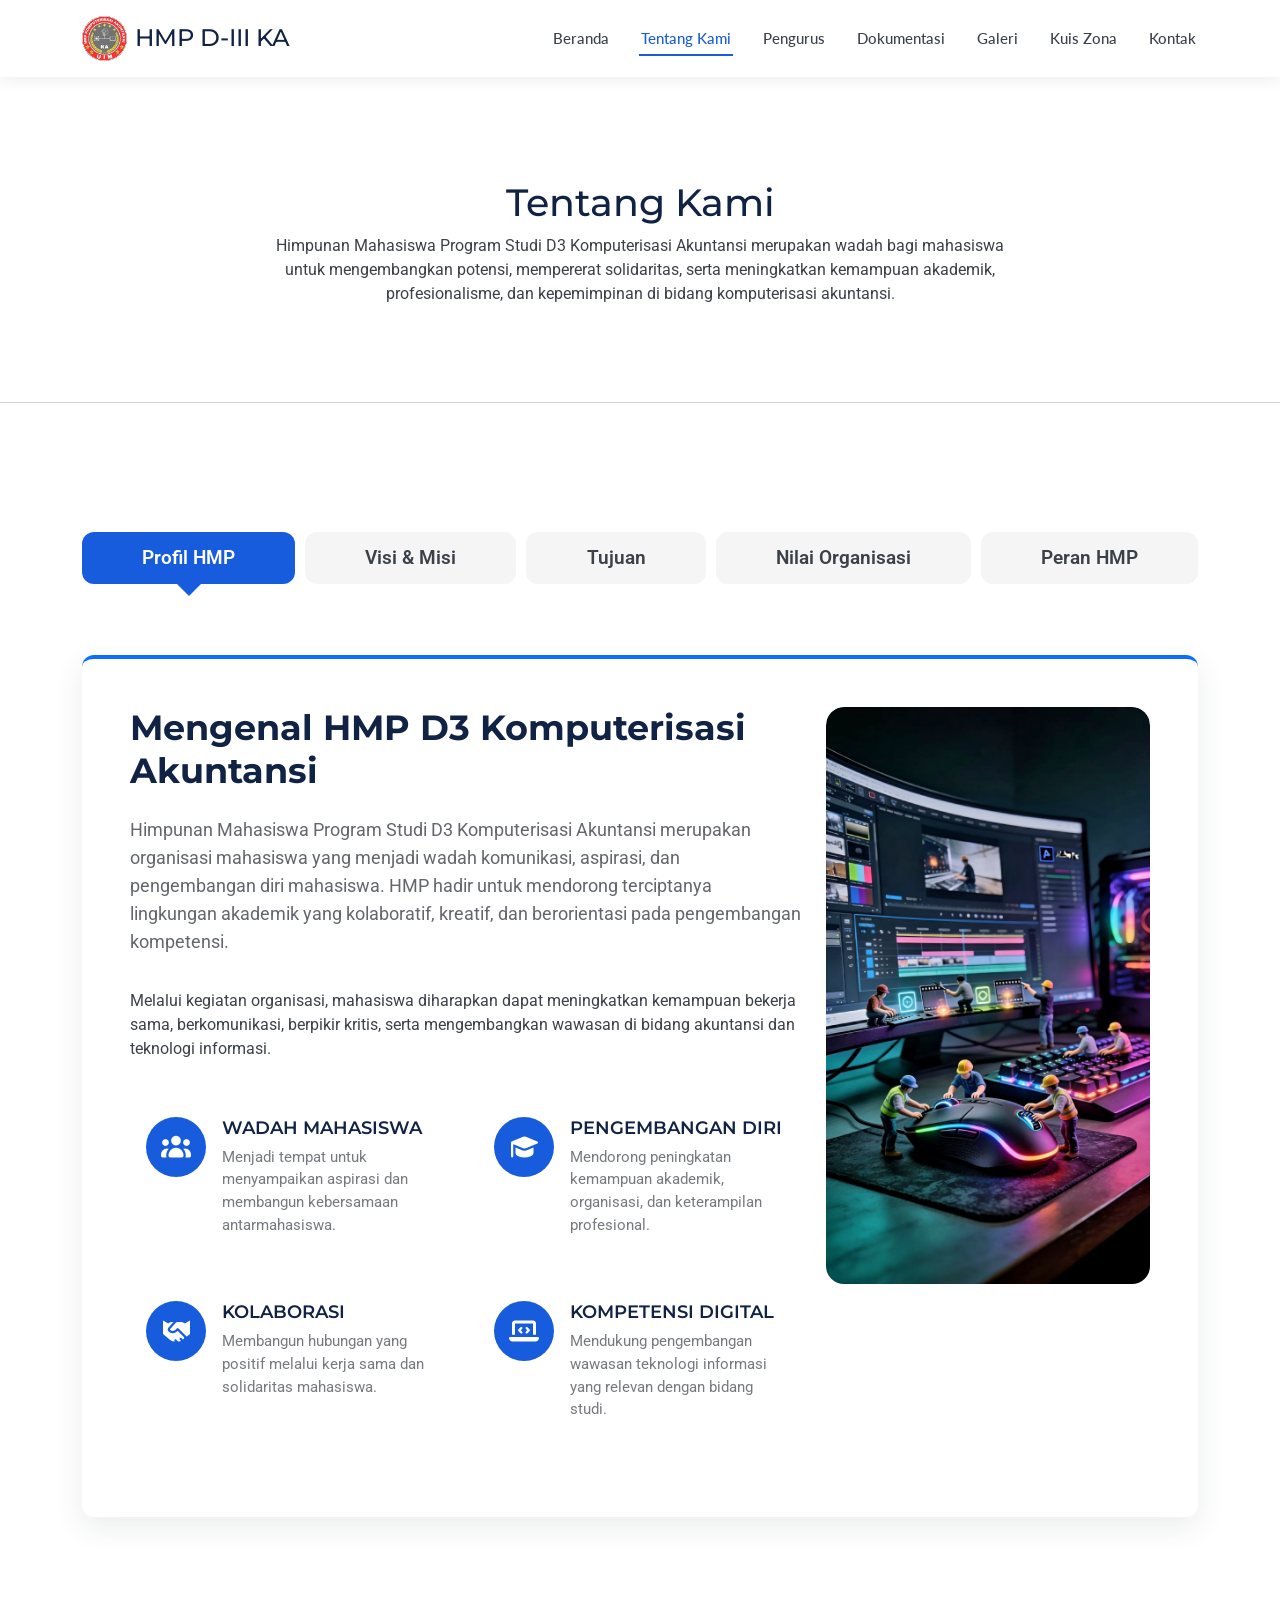
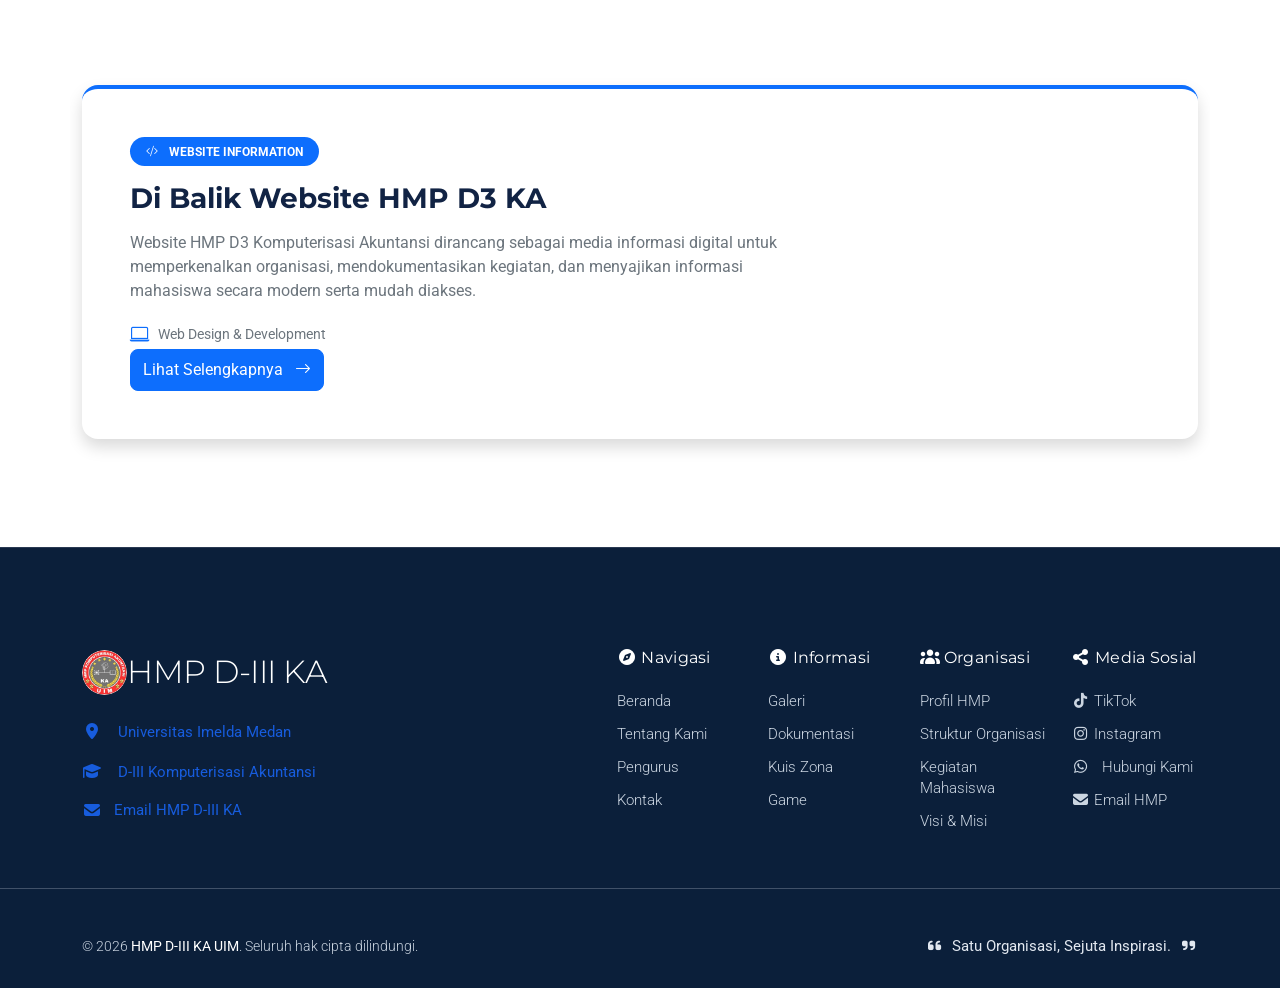
<file: tentang_kami.html>
<!DOCTYPE html>
<html lang="en">

<head>
  <meta charset="utf-8">
  <meta content="width=device-width, initial-scale=1.0" name="viewport">
   <link rel="icon" type="image/png" href="img/logohmp.png">
  <title>Tentang Kami | HMP D-III KA UIM</title>
  <meta name="description" content="">
  <meta name="keywords" content="">
  <link href="assets/img/favicon.png" rel="icon">
  <link href="assets/img/apple-touch-icon.png" rel="apple-touch-icon">
  <link href="https://fonts.googleapis.com" rel="preconnect">
  <link href="https://fonts.gstatic.com" rel="preconnect" crossorigin>
  <link
    href="https://fonts.googleapis.com/css2?family=Roboto:ital,wght@0,100;0,300;0,400;0,500;0,700;0,900;1,100;1,300;1,400;1,500;1,700;1,900&family=Montserrat:ital,wght@0,100;0,200;0,300;0,400;0,500;0,600;0,700;0,800;0,900;1,100;1,200;1,300;1,400;1,500;1,600;1,700;1,800;1,900&family=Lato:ital,wght@0,100;0,300;0,400;0,700;0,900;1,100;1,300;1,400;1,700;1,900&display=swap"
    rel="stylesheet">
  <link href="assets/vendor/bootstrap/css/bootstrap.min.css" rel="stylesheet">
  <link href="assets/vendor/bootstrap-icons/bootstrap-icons.css" rel="stylesheet">
  <link href="assets/vendor/aos/aos.css" rel="stylesheet">
  <link href="assets/vendor/glightbox/css/glightbox.min.css" rel="stylesheet">
  <link href="assets/vendor/fontawesome-free/css/all.min.css" rel="stylesheet">
  <link href="assets/vendor/swiper/swiper-bundle.min.css" rel="stylesheet">
  <link href="assets/css/main.css" rel="stylesheet">
</head>

<body class="departments-page">
  <header id="header" class="header fixed-top">
    <div class="branding d-flex align-items-center">
      <div class="container position-relative d-flex align-items-center justify-content-between">
        <a href="index.html" class="d-flex align-items-center text-decoration-none">
          <img class="rounded-5 me-2" src="img/logo.png" height="45" width="45" alt="Logo HMP D-III KA">
          <h4 class="mb-0">HMP D-III KA</h4>
        </a>
        <nav id="navmenu" class="navmenu">
          <ul>
            <li><a href="index.html">Beranda</a></li>
            <li><a href="tentang_kami.html" class="active">Tentang Kami</a></li>
            <li><a href="struktur.html">Pengurus</a></li>
            <li><a href="dokumentasi.html">Dokumentasi</a></li>
            <li><a href="gallery.html">Galeri</a></li>
            <li><a href="kuis.html">Kuis Zona</a></li>
            <li><a href="contact.html">Kontak</a></li>
          </ul>
          <i class="mobile-nav-toggle d-xl-none bi bi-list"></i>
        </nav>
      </div>
    </div>
  </header>
  <main class="main">
    <div class="page-title">
      <div class="heading">
        <div class="container">
          <div class="row d-flex justify-content-center text-center">
            <div class="col-lg-8">
              <h1 class="heading-title">Tentang Kami</h1>
              <p class="mb-0">
                Himpunan Mahasiswa Program Studi D3 Komputerisasi Akuntansi
                merupakan wadah bagi mahasiswa untuk mengembangkan potensi,
                mempererat solidaritas, serta meningkatkan kemampuan akademik,
                profesionalisme, dan kepemimpinan di bidang komputerisasi akuntansi.
              </p>
            </div>
          </div>
        </div>
      </div>
    </div>
    <hr>
    <section id="departments-tabs" class="departments-tabs section">
      <div class="container " data-aos="fade-up" data-aos-delay="100">
        <div class="medical-specialties">
          <div class="row">
            <div class="col-12">
              <div class="specialty-navigation">
                <div class="nav nav-pills d-flex" id="specialty-tabs" role="tablist" data-aos="fade-up"
                  data-aos-delay="400">
                  <a class="nav-link department-tab active" id="neurology-tab" data-bs-toggle="pill"
                    href="#departments-tabs-neurology" role="tab" aria-controls="departments-tabs-neurology"
                    aria-selected="true" data-aos="fade-up" data-aos-delay="100">
                    Profil HMP
                  </a>
                  <a class="nav-link department-tab" id="surgery-tab" data-bs-toggle="pill"
                    href="#departments-tabs-surgery" role="tab" aria-controls="departments-tabs-surgery"
                    aria-selected="false" data-aos="fade-up" data-aos-delay="150">
                    Visi & Misi
                  </a>
                  <a class="nav-link department-tab" id="dental-tab" data-bs-toggle="pill"
                    href="#departments-tabs-dental" role="tab" aria-controls="departments-tabs-dental"
                    aria-selected="false" data-aos="fade-up" data-aos-delay="200">
                    Tujuan
                  </a>
                  <a class="nav-link department-tab" id="ophthalmology-tab" data-bs-toggle="pill"
                    href="#departments-tabs-ophthalmology" role="tab" aria-controls="departments-tabs-ophthalmology"
                    aria-selected="false" data-aos="fade-up" data-aos-delay="250">
                    Nilai Organisasi
                  </a>
                  <a class="nav-link department-tab" id="cardiology-tab" data-bs-toggle="pill"
                    href="#departments-tabs-cardiology" role="tab" aria-controls="departments-tabs-cardiology"
                    aria-selected="false" data-aos="fade-up" data-aos-delay="300">
                    Peran HMP
                  </a>
                </div>
              </div>
            </div>
            <div class="col-12">
              <div class="tab-content department-content border-top border-primary border-4" id="specialty-content"
                data-aos="fade-up" data-aos-delay="500">
                <div class="tab-pane fade show active" id="departments-tabs-neurology" role="tabpanel"
                  aria-labelledby="neurology-tab">
                  <div class="row department-layout">
                    <div class="col-lg-4 order-lg-2">
                      <div class="department-image">
                        <img src="img/komputer.png" alt="Profil HMP D3 Komputerisasi Akuntansi" class="img-fluid">
                      </div>
                    </div>
                    <div class="col-lg-8 order-lg-1">
                      <div class="department-info">
                        <h2 class="department-title">Mengenal HMP D3 Komputerisasi Akuntansi</h2>
                        <p class="department-description">
                          Himpunan Mahasiswa Program Studi D3 Komputerisasi Akuntansi
                          merupakan organisasi mahasiswa yang menjadi wadah komunikasi,
                          aspirasi, dan pengembangan diri mahasiswa. HMP hadir untuk
                          mendorong terciptanya lingkungan akademik yang kolaboratif,
                          kreatif, dan berorientasi pada pengembangan kompetensi.
                        </p>
                        <p>
                          Melalui kegiatan organisasi, mahasiswa diharapkan dapat
                          meningkatkan kemampuan bekerja sama, berkomunikasi,
                          berpikir kritis, serta mengembangkan wawasan di bidang
                          akuntansi dan teknologi informasi.
                        </p>
                        <div class="row mt-4">
                          <div class="col-md-6">
                            <div class="service-item">
                              <div class="service-icon">
                                <i class="fas fa-users"></i>
                              </div>
                              <div class="service-content">
                                <h4>Wadah Mahasiswa</h4>
                                <p>Menjadi tempat untuk menyampaikan aspirasi dan membangun kebersamaan antarmahasiswa.
                                </p>
                              </div>
                            </div>
                          </div>
                          <div class="col-md-6">
                            <div class="service-item">
                              <div class="service-icon">
                                <i class="fas fa-graduation-cap"></i>
                              </div>
                              <div class="service-content">
                                <h4>Pengembangan Diri</h4>
                                <p>Mendorong peningkatan kemampuan akademik, organisasi, dan keterampilan profesional.
                                </p>
                              </div>
                            </div>
                          </div>
                          <div class="col-md-6">
                            <div class="service-item">
                              <div class="service-icon">
                                <i class="fas fa-handshake"></i>
                              </div>
                              <div class="service-content">
                                <h4>Kolaborasi</h4>
                                <p>Membangun hubungan yang positif melalui kerja sama dan solidaritas mahasiswa.</p>
                              </div>
                            </div>
                          </div>
                          <div class="col-md-6">
                            <div class="service-item">
                              <div class="service-icon">
                                <i class="fas fa-laptop-code"></i>
                              </div>
                              <div class="service-content">
                                <h4>Kompetensi Digital</h4>
                                <p>Mendukung pengembangan wawasan teknologi informasi yang relevan dengan bidang studi.
                                </p>
                              </div>
                            </div>
                          </div>
                        </div>
                      </div>
                    </div>
                  </div>
                </div>
                <div class="tab-pane fade" id="departments-tabs-surgery" role="tabpanel" aria-labelledby="surgery-tab">
                  <div class="row department-layout">
                    <div class="col-lg-4 order-lg-2">
                      <div class="department-image">
                        <img src="img/visi.png" alt="Visi dan Misi HMP" class="img-fluid">
                      </div>
                    </div>
                    <div class="col-lg-8 order-lg-1">
                      <div class="department-info">
                        <h2 class="department-title">Visi dan Misi Organisasi</h2>
                        <p class="department-description">
                          HMP D3 Komputerisasi Akuntansi berkomitmen menjadi wadah pengembangan
                          kompetensi mahasiswa di bidang pemrograman dan teknologi digital,
                          dengan memperkuat dasar pengetahuan, pola pikir komputasional,
                          serta semangat kolaborasi dan inovasi.
                        </p>
                        <div class="row mt-4">
                          <div class="col-12">
                            <div class="service-item">
                              <div class="service-icon">
                                <i class="fas fa-eye"></i>
                              </div>
                              <div class="service-content">
                                <h4>Visi: Pengembangan Kompetensi Digital</h4>
                                <p>
                                  Menjadi himpunan mahasiswa yang progresif dalam pengembangan
                                  kompetensi pemrograman dan teknologi digital, dengan berlandaskan
                                  fundamental yang kuat, pola pikir komputasional, serta semangat
                                  inovasi untuk menghadapi perkembangan industri teknologi.
                                </p>
                              </div>
                            </div>
                          </div>
                          <div class="col-12">
                            <div class="service-item">
                              <div class="service-icon">
                                <i class="fas fa-bullseye"></i>
                              </div>
                              <div class="service-content">
                                <h4>Misi: Teknologi &amp; Komputerisasi</h4>
                                <p>
                                  <strong>1. Memperkuat logika dan dasar pemrograman.</strong><br>
                                  Membangun pemahaman fundamental pemrograman dan pola pikir
                                  komputasional sebagai dasar penyelesaian masalah.
                                </p>
                                <p>
                                  <strong>2. Mengembangkan coding dan aplikasi.</strong><br>
                                  Mendorong peningkatan keterampilan coding serta pengembangan
                                  aplikasi yang kreatif dan bermanfaat.
                                </p>
                                <p>
                                  <strong>3. Meningkatkan keterampilan Microsoft Excel dan pengolahan data.</strong><br>
                                  Mendukung kemampuan pengolahan data untuk kebutuhan akademik
                                  dan bidang komputerisasi akuntansi.
                                </p>
                                <p>
                                  <strong>4. Mengembangkan kompetensi akuntansi digital.</strong><br>
                                  Mendorong pemahaman dan pemanfaatan teknologi dalam proses
                                  serta sistem komputerisasi akuntansi.
                                </p>
                                <p>
                                  <strong>5. Mendorong kolaborasi dan inovasi di bidang teknologi.</strong><br>
                                  Membangun semangat kerja sama, berbagi pengetahuan, dan
                                  kreativitas dalam mengembangkan solusi berbasis teknologi.
                                </p>
                              </div>
                            </div>
                          </div>
                        </div>
                      </div>
                    </div>
                  </div>
                </div>
                <div class="tab-pane fade" id="departments-tabs-dental" role="tabpanel" aria-labelledby="dental-tab">
                  <div class="row department-layout">
                    <div class="col-lg-4 order-lg-2">
                      <div class="department-image">
                        <img src="img/tujuan.png" alt="Tujuan HMP" class="img-fluid">
                      </div>
                    </div>
                    <div class="col-lg-8 order-lg-1">
                      <div class="department-info">
                        <h2 class="department-title">Tujuan HMP D3 Komputerisasi Akuntansi</h2>
                        <p class="department-description">
                          HMP dibentuk untuk mendukung perkembangan mahasiswa
                          melalui kegiatan organisasi yang terarah dan bermanfaat.
                        </p>
                        <div class="row mt-4">
                          <div class="col-md-6">
                            <div class="service-item">
                              <div class="service-icon">
                                <i class="fas fa-user-graduate"></i>
                              </div>
                              <div class="service-content">
                                <h4>Mengembangkan Potensi</h4>
                                <p>Mendukung mahasiswa agar mampu mengembangkan bakat, minat, dan kompetensinya.</p>
                              </div>
                            </div>
                          </div>
                          <div class="col-md-6">
                            <div class="service-item">
                              <div class="service-icon">
                                <i class="fas fa-comments"></i>
                              </div>
                              <div class="service-content">
                                <h4>Menyalurkan Aspirasi</h4>
                                <p>Menjadi penghubung komunikasi antara mahasiswa dan pihak terkait di lingkungan
                                  program studi.</p>
                              </div>
                            </div>
                          </div>
                          <div class="col-md-6">
                            <div class="service-item">
                              <div class="service-icon">
                                <i class="fas fa-people-group"></i>
                              </div>
                              <div class="service-content">
                                <h4>Memperkuat Solidaritas</h4>
                                <p>Membangun rasa kebersamaan dan kepedulian antaranggota serta mahasiswa.</p>
                              </div>
                            </div>
                          </div>
                          <div class="col-md-6">
                            <div class="service-item">
                              <div class="service-icon">
                                <i class="fas fa-lightbulb"></i>
                              </div>
                              <div class="service-content">
                                <h4>Mendorong Inovasi</h4>
                                <p>Membuka ruang bagi gagasan kreatif dan kegiatan yang memberikan manfaat nyata.</p>
                              </div>
                            </div>
                          </div>
                        </div>
                      </div>
                    </div>
                  </div>
                </div>
                <div class="tab-pane fade" id="departments-tabs-ophthalmology" role="tabpanel"
                  aria-labelledby="ophthalmology-tab">
                  <div class="row department-layout">
                    <div class="col-lg-4 order-lg-2">
                      <div class="department-image">
                        <img src="img/nilai.png" alt="Nilai Organisasi HMP" class="img-fluid">
                      </div>
                    </div>
                    <div class="col-lg-8 order-lg-1">
                      <div class="department-info">
                        <h2 class="department-title">Nilai-Nilai Organisasi</h2>
                        <p class="department-description">
                          Nilai organisasi menjadi landasan bagi setiap anggota
                          HMP dalam berinteraksi, bekerja sama, dan menjalankan
                          tanggung jawab organisasi.
                        </p>
                        <div class="row mt-4">
                          <div class="col-md-6">
                            <div class="service-item">
                              <div class="service-icon">
                                <i class="fas fa-scale-balanced"></i>
                              </div>
                              <div class="service-content">
                                <h4>Integritas</h4>
                                <p>Menjunjung kejujuran, etika, dan tanggung jawab dalam setiap tindakan.</p>
                              </div>
                            </div>
                          </div>
                          <div class="col-md-6">
                            <div class="service-item">
                              <div class="service-icon">
                                <i class="fas fa-handshake"></i>
                              </div>
                              <div class="service-content">
                                <h4>Kolaborasi</h4>
                                <p>Mengutamakan kerja sama, komunikasi, dan saling mendukung untuk mencapai tujuan
                                  bersama.</p>
                              </div>
                            </div>
                          </div>
                          <div class="col-md-6">
                            <div class="service-item">
                              <div class="service-icon">
                                <i class="fas fa-palette"></i>
                              </div>
                              <div class="service-content">
                                <h4>Kreativitas</h4>
                                <p>Menghargai ide baru dan mendorong lahirnya solusi yang inovatif.</p>
                              </div>
                            </div>
                          </div>
                          <div class="col-md-6">
                            <div class="service-item">
                              <div class="service-icon">
                                <i class="fas fa-people-carry-box"></i>
                              </div>
                              <div class="service-content">
                                <h4>Kepedulian</h4>
                                <p>Membangun lingkungan organisasi yang saling menghargai dan peduli terhadap sesama.
                                </p>
                              </div>
                            </div>
                          </div>
                        </div>
                      </div>
                    </div>
                  </div>
                </div>
                <div class="tab-pane fade" id="departments-tabs-cardiology" role="tabpanel"
                  aria-labelledby="cardiology-tab">
                  <div class="row department-layout">
                    <div class="col-lg-4 order-lg-2">
                      <div class="department-image">
                        <img src="img/peran.png" alt="Peran HMP" class="img-fluid">
                      </div>
                    </div>
                    <div class="col-lg-8 order-lg-1">
                      <div class="department-info">
                        <h2 class="department-title">Peran HMP bagi Mahasiswa</h2>
                        <p class="department-description">
                          Sebagai organisasi mahasiswa, HMP memiliki peran dalam
                          mendukung kehidupan akademik, mengembangkan kemampuan
                          organisasi, dan memperkuat hubungan antarmahasiswa.
                        </p>
                        <div class="row mt-4">
                          <div class="col-md-6">
                            <div class="service-item">
                              <div class="service-icon">
                                <i class="fas fa-bullhorn"></i>
                              </div>
                              <div class="service-content">
                                <h4>Wadah Aspirasi</h4>
                                <p>Membantu menyampaikan masukan, kebutuhan, dan gagasan mahasiswa secara konstruktif.
                                </p>
                              </div>
                            </div>
                          </div>
                          <div class="col-md-6">
                            <div class="service-item">
                              <div class="service-icon">
                                <i class="fas fa-book-open"></i>
                              </div>
                              <div class="service-content">
                                <h4>Pengembangan Akademik</h4>
                                <p>Mendukung pertukaran pengetahuan dan kegiatan yang menunjang pembelajaran mahasiswa.
                                </p>
                              </div>
                            </div>
                          </div>
                          <div class="col-md-6">
                            <div class="service-item">
                              <div class="service-icon">
                                <i class="fas fa-flag"></i>
                              </div>
                              <div class="service-content">
                                <h4>Kepemimpinan</h4>
                                <p>Menjadi ruang belajar untuk melatih koordinasi, pengambilan keputusan, dan tanggung
                                  jawab.</p>
                              </div>
                            </div>
                          </div>
                          <div class="col-md-6">
                            <div class="service-item">
                              <div class="service-icon">
                                <i class="fas fa-network-wired"></i>
                              </div>
                              <div class="service-content">
                                <h4>Relasi dan Kolaborasi</h4>
                                <p>Mendorong hubungan positif serta peluang kerja sama di lingkungan kampus.</p>
                              </div>
                            </div>
                          </div>
                        </div>
                      </div>
                    </div>
                  </div>
                </div>
              </div>
            </div>
          </div>
        </div>
      </div>
    </section>
  </main>
  <section class="container my-5 data-aos-delay=" 500">
    <div class="card border-0 border-top border-primary border-4 shadow rounded-4 overflow-hidden" data-aos="fade-up"
      data-aos-delay="200">
      <div class="card-body p-4 p-lg-5">
        <div class="col-lg-8">
          <span class="badge bg-primary rounded-pill px-3 py-2 mb-3">
            <i class="bi bi-code-slash me-2"></i>
            WEBSITE INFORMATION
          </span>
          <h3 class="fw-bold mb-3">
            Di Balik Website HMP D3 KA
          </h3>
          <p class="text-secondary mb-3">
            Website HMP D3 Komputerisasi Akuntansi dirancang
            sebagai media informasi digital untuk memperkenalkan
            organisasi, mendokumentasikan kegiatan, dan menyajikan
            informasi mahasiswa secara modern serta mudah diakses.
          </p>
          <div class="d-flex align-items-center gap-2 text-secondary small">
            <i class="bi bi-laptop fs-5 text-primary"></i>
            <span>Web Design &amp; Development</span>
          </div>
        </div>
        <div class="col-lg-4">
          <div class="rounded-4 h-100">
            <a href="developer.html" class="btn btn-primary rounded-3 w- py-2">
              Lihat Selengkapnya
              <i class="bi bi-arrow-right ms-2"></i>
            </a>
          </div>
        </div>
      </div>
    </div>
    </div>
    </div>
  </section>

    <footer id="footer" class="footer-16 footer position-relative">
    <div class="container">
      <div class="footer-main" data-aos="fade-up" data-aos-delay="100">
        <div class="row align-items-start">
          <div class="col-lg-5 text-center text-lg-start">
            <div class="brand-section">
              <a href="index.html" class="logo d-flex align-items-center mb-4">
                <img src="img/logo.png" alt="Logo HMP D-III KA" width="45" height="45" class="mr-2 rounded-5">
                <span class="sitename text-center text-lg-start">HMP D-III KA</span>
              </a>
              <div class="contact-info">
                <div class="contact-item">
                  <a href="https://uimedan.ac.id/"> <i class="fas fa-map-marker-alt mr-2"></i> Universitas Imelda
                    Medan</a>
                </div>
                <div class="contact-item">
                  <a href="https://uimedan.ac.id/page/d3-komputerisasi-akuntansi"> <i
                      class="fas fa-graduation-cap mr-2"></i> D-III Komputerisasi Akuntansi</a>
                </div>
                <div class="contact-item">
                  <i class="fas fa-envelope mr-2"></i>
                  <a href="mailto:emailresmi@contoh.com">
                    Email HMP D-III KA
                  </a>
                </div>
              </div>
            </div>
          </div>
          <div class="col-lg-7 text-center text-lg-start">
            <div class="footer-nav-wrapper">
              <div class="row">
                <div class="col-6 col-lg-3">
                  <div class="nav-column">
                    <h6>
                      <i class="fas fa-compass mr-1"></i>
                      Navigasi
                    </h6>
                    <nav class="footer-nav">
                      <a href="index.html"> Beranda</a>
                      <a href="tentang_kami.html">Tentang Kami</a>
                      <a href="struktur.html">Pengurus</a>
                      <a href="contact.html">Kontak</a>
                    </nav>
                  </div>
                </div>
                <div class="col-6 col-lg-3 text-center text-lg-start">
                  <div class="nav-column">
                    <h6>
                      <i class="fas fa-info-circle mr-1"></i>
                      Informasi
                    </h6>
                    <nav class="footer-nav">
                      <a href="gallery.html">Galeri</a>
                      <a href="dokumentasi.html">Dokumentasi</a>
                      <a href="kuis.html">Kuis Zona</a>
                      <a href="kuis.html">Game</a>

                    </nav>
                  </div>
                </div>
                <div class="col-6 col-lg-3 text-center text-lg-start">
                  <div class="nav-column">
                    <h6>
                      <i class="fas fa-users mr-1"></i>
                      Organisasi
                    </h6>
                    <nav class="footer-nav">
                      <a href="tentang_kami.html">Profil HMP</a>
                      <a href="struktur.html">Struktur Organisasi</a>
                      <a href="gallery.html">Kegiatan Mahasiswa</a>
                      <a href="tentang_kami.html">Visi & Misi</a>

                    </nav>
                  </div>
                </div>
                <div class="col-6 col-lg-3 text-center text-lg-start">
                  <div class="nav-column">
                    <h6>
                      <i class="fas fa-share-alt mr-1"></i>
                      Media Sosial
                    </h6>
                    <nav class="footer-nav">
                      <a href="https://www.tiktok.com/@szeka_27" aria-label="TikTok HMP">
                        <i class="fab fa-tiktok mr-2"></i>
                        TikTok
                      </a>
                      <a href="https://www.instagram.com/himaka.uim/" aria-label="Instagram HMP">
                        <i class="fab fa-instagram mr-2"></i>
                        Instagram
                      </a>

                      <a href="https://wa.me/62085362102165?text=Halo%2C%20saya%20ingin%20menghubungi%20HMP%20D-III%20Komputerisasi%20Akuntansi%20Universitas%20Imelda%20Medan.%20Apakah%20saya%20bisa%20mendapatkan%20informasi%20lebih%20lanjut%3F%20Terima%20kasih."
                        target="_blank" rel="noopener">
                        <i class="fab fa-whatsapp me-2"></i> Hubungi Kami
                      </a>
                      <a href="mailto:emailresmi@contoh.com">
                        <i class="fas fa-envelope mr-2"></i>
                        Email HMP
                      </a>
                    </nav>
                  </div>
                </div>

              </div>
            </div>
          </div>

        </div>
      </div>
    </div>
    <hr>
    <!-- COPYRIGHT -->
    <div class="footer-bottom">
      <div class="container">
        <div class="bottom-content" data-aos="fade-up" data-aos-delay="300">
          <div class="row align-items-center">
            <div class="col-lg-6">
              <div class="copyright">
                <p>
                  © 2026
                  <span class="sitename">HMP D-III KA UIM</span>.
                  Seluruh hak cipta dilindungi.
                </p>
              </div>
            </div>
            <div class="col-lg-6">
              <div class="legal-links">
                <span>
                    <i class="fas fa-quote-left me-1"></i>
                    Satu Organisasi, Sejuta Inspirasi.
                    <i class="fas fa-quote-right ms-1"></i>
                </span>
              </div>
            </div>

          </div>
        </div>
      </div>
    </div>
  </footer>
  <a href="#!" id="scroll-top" class="scroll-top d-flex align-items-center justify-content-center"><i
      class="bi bi-arrow-up-short"></i></a>
  <div id="preloader"></div>
  <script src="assets/vendor/bootstrap/js/bootstrap.bundle.min.js"></script>
  <script src="assets/vendor/php-email-form/validate.js"></script>
  <script src="assets/vendor/aos/aos.js"></script>
  <script src="assets/vendor/glightbox/js/glightbox.min.js"></script>
  <script src="assets/vendor/purecounter/purecounter_vanilla.js"></script>
  <script src="assets/vendor/swiper/swiper-bundle.min.js"></script>
  <script src="assets/js/main.js"></script>
</body>

</html>
</file>
<file: assets/css/main.css>
/**
* Template Name: Clinic
* Template URL: https://bootstrapmade.com/clinic-bootstrap-template/
* Updated: Jul 23 2025 with Bootstrap v5.3.7
* Author: BootstrapMade.com
* License: https://bootstrapmade.com/license/
*/

@charset "UTF-8";

/*--------------------------------------------------------------
# Font & Color Variables
# Help: https://bootstrapmade.com/color-system/
--------------------------------------------------------------*/
/* Fonts */
:root {
  --default-font: "Roboto", system-ui, -apple-system, "Segoe UI", Roboto, "Helvetica Neue", Arial, "Noto Sans", "Liberation Sans", sans-serif, "Apple Color Emoji", "Segoe UI Emoji", "Segoe UI Symbol", "Noto Color Emoji";
  --heading-font: "Montserrat", sans-serif;
  --nav-font: "Lato", sans-serif;
}

/* Global Colors - The following color variables are used throughout the website. Updating them here will change the color scheme of the entire website */
:root {
  --background-color: #ffffff;
  /* Background color for the entire website, including individual sections */
  --default-color: #3c4049;
  /* Default color used for the majority of the text content across the entire website */
  --heading-color: #112344;
  /* Color for headings, subheadings and title throughout the website */
  --accent-color: #175cdd;
  /* Accent color that represents your brand on the website. It's used for buttons, links, and other elements that need to stand out */
  --surface-color: #ffffff;
  /* The surface color is used as a background of boxed elements within sections, such as cards, icon boxes, or other elements that require a visual separation from the global background. */
  --contrast-color: #ffffff;
  /* Contrast color for text, ensuring readability against backgrounds of accent, heading, or default colors. */
}

/* Nav Menu Colors - The following color variables are used specifically for the navigation menu. They are separate from the global colors to allow for more customization options */
:root {
  --nav-color: #3c4049;
  /* The default color of the main navmenu links */
  --nav-hover-color: #175cdd;
  /* Applied to main navmenu links when they are hovered over or active */
  --nav-mobile-background-color: #ffffff;
  /* Used as the background color for mobile navigation menu */
  --nav-dropdown-background-color: #ffffff;
  /* Used as the background color for dropdown items that appear when hovering over primary navigation items */
  --nav-dropdown-color: #3c4049;
  /* Used for navigation links of the dropdown items in the navigation menu. */
  --nav-dropdown-hover-color: #175cdd;
  /* Similar to --nav-hover-color, this color is applied to dropdown navigation links when they are hovered over. */
}

/* Color Presets - These classes override global colors when applied to any section or element, providing reuse of the sam color scheme. */

.light-background {
  --background-color: #f4f8ff;
  --surface-color: #ffffff;
}

.dark-background {
  --background-color: #021418;
  --default-color: #ffffff;
  --heading-color: #ffffff;
  --surface-color: #11262a;
  --contrast-color: #ffffff;
}

/* Smooth scroll */
:root {
  scroll-behavior: smooth;
}

/*--------------------------------------------------------------
# General Styling & Shared Classes
--------------------------------------------------------------*/
body {
  color: var(--default-color);
  background-color: var(--background-color);
  font-family: var(--default-font);
}

a {
  color: var(--accent-color);
  text-decoration: none;
  transition: 0.3s;
}

a:hover {
  color: color-mix(in srgb, var(--accent-color), transparent 25%);
  text-decoration: none;
}

h1,
h2,
h3,
h4,
h5,
h6 {
  color: var(--heading-color);
  font-family: var(--heading-font);
}

/* 
/* PHP Email Form Messages
------------------------------*/
/* .php-email-form .error-message {
  display: none;
  background: #df1529;
  color: #ffffff;
  text-align: left;
  padding: 15px;
  margin-bottom: 24px;
  font-weight: 600;
}

.php-email-form .sent-message {
  display: none;
  color: #ffffff;
  background: #059652;
  text-align: center;
  padding: 15px;
  margin-bottom: 24px;
  font-weight: 600;
}

.php-email-form .loading {
  display: none;
  background: var(--surface-color);
  text-align: center;
  padding: 15px;
  margin-bottom: 24px;
} */
*/ .php-email-form .loading:before {
  content: "";
  display: inline-block;
  border-radius: 50%;
  width: 24px;
  height: 24px;
  margin: 0 10px -6px 0;
  border: 3px solid var(--accent-color);
  border-top-color: var(--surface-color);
  animation: php-email-form-loading 1s linear infinite;
}

@keyframes php-email-form-loading {
  0% {
    transform: rotate(0deg);
  }

  100% {
    transform: rotate(360deg);
  }
}

/*--------------------------------------------------------------
# Global Header
--------------------------------------------------------------*/
.header {
  --background-color: rgba(255, 255, 255, 0);
  color: var(--default-color);
  transition: all 0.5s;
  z-index: 997;
  background-color: var(--background-color);
  box-shadow: 0px 0 18px rgba(0, 0, 0, 0.1);
}

.header .topbar {
  background-color: var(--accent-color);
  height: 40px;
  padding: 0;
  font-size: 14px;
  transition: all 0.5s;
}

.header .topbar .contact-info i {
  font-style: normal;
  color: var(--contrast-color);
}

.header .topbar .contact-info i a,
.header .topbar .contact-info i span {
  padding-left: 5px;
  color: var(--contrast-color);
}

@media (max-width: 575px) {

  .header .topbar .contact-info i a,
  .header .topbar .contact-info i span {
    font-size: 13px;
  }
}

.header .topbar .contact-info i a {
  line-height: 0;
  transition: 0.3s;
}

.header .topbar .contact-info i a:hover {
  color: var(--contrast-color);
  text-decoration: underline;
}

.header .topbar .social-links a {
  color: color-mix(in srgb, var(--contrast-color), transparent 40%);
  line-height: 0;
  transition: 0.3s;
  margin-left: 20px;
}

.header .topbar .social-links a:hover {
  color: var(--contrast-color);
}

.header .branding {
  min-height: 60px;
  padding: 10px 0;
}

.header .logo {
  line-height: 1;
}

.header .logo img {
  max-height: 36px;
  margin-right: 8px;
}

.header .logo h1 {
  font-size: 30px;
  margin: 0;
  font-weight: 600;
  color: var(--heading-color);
}

.scrolled .header .topbar {
  height: 0;
  visibility: hidden;
  overflow: hidden;
}

/* Global Header on Scroll
------------------------------*/
.scrolled .header {
  --background-color: #ffffff;
}

/*--------------------------------------------------------------
# Navigation Menu
--------------------------------------------------------------*/
/* Desktop Navigation */
@media (min-width: 1200px) {
  .navmenu {
    padding: 0;
  }

  .navmenu ul {
    margin: 0;
    padding: 0;
    display: flex;
    list-style: none;
    align-items: center;
  }

  .navmenu li {
    position: relative;
  }

  .navmenu>ul>li {
    white-space: nowrap;
    padding: 17px 14px;
  }

  .navmenu>ul>li:last-child {
    padding-right: 0;
  }

  .navmenu a,
  .navmenu a:focus {
    color: var(--nav-color);
    font-size: 15px;
    padding: 0 2px;
    font-family: var(--nav-font);
    font-weight: 500;
    display: flex;
    align-items: center;
    justify-content: space-between;
    white-space: nowrap;
    transition: 0.3s;
    position: relative;
  }

  .navmenu a i,
  .navmenu a:focus i {
    font-size: 12px;
    line-height: 0;
    margin-left: 5px;
    transition: 0.3s;
  }

  .navmenu>ul>li>a:before {
    content: "";
    position: absolute;
    width: 100%;
    height: 2px;
    bottom: -6px;
    left: 0;
    background-color: var(--accent-color);
    visibility: hidden;
    width: 0px;
    transition: all 0.3s ease-in-out 0s;
  }

  .navmenu a:hover:before,
  .navmenu li:hover>a:before,
  .navmenu .active:before {
    visibility: visible;
    width: 100%;
  }

  .navmenu li:hover>a,
  .navmenu .active,
  .navmenu .active:focus {
    color: var(--nav-hover-color);
  }

  .navmenu .dropdown ul {
    margin: 0;
    padding: 10px 0;
    background: var(--nav-dropdown-background-color);
    display: block;
    position: absolute;
    visibility: hidden;
    left: 14px;
    top: 130%;
    opacity: 0;
    transition: 0.3s;
    border-radius: 4px;
    z-index: 99;
    box-shadow: 0px 0px 30px rgba(0, 0, 0, 0.1);
  }

  .navmenu .dropdown ul li {
    min-width: 200px;
  }

  .navmenu .dropdown ul a {
    padding: 10px 20px;
    font-size: 15px;
    text-transform: none;
    color: var(--nav-dropdown-color);
  }

  .navmenu .dropdown ul a i {
    font-size: 12px;
  }

  .navmenu .dropdown ul a:hover,
  .navmenu .dropdown ul .active:hover,
  .navmenu .dropdown ul li:hover>a {
    color: var(--nav-dropdown-hover-color);
  }

  .navmenu .dropdown:hover>ul {
    opacity: 1;
    top: 100%;
    visibility: visible;
  }

  .navmenu .dropdown .dropdown ul {
    top: 0;
    left: -90%;
    visibility: hidden;
  }

  .navmenu .dropdown .dropdown:hover>ul {
    opacity: 1;
    top: 0;
    left: -100%;
    visibility: visible;
  }
}

/* Mobile Navigation */
@media (max-width: 1199px) {
  .mobile-nav-toggle {
    color: var(--nav-color);
    font-size: 28px;
    line-height: 0;
    margin-right: 10px;
    cursor: pointer;
    transition: color 0.3s;
  }

  .navmenu {
    padding: 0;
    z-index: 9997;
  }

  .navmenu ul {
    display: none;
    list-style: none;
    position: absolute;
    inset: 60px 20px 20px 20px;
    padding: 10px 0;
    margin: 0;
    border-radius: 6px;
    background-color: var(--nav-mobile-background-color);
    border: 1px solid color-mix(in srgb, var(--default-color), transparent 90%);
    box-shadow: none;
    overflow-y: auto;
    transition: 0.3s;
    z-index: 9998;
  }

  .navmenu a,
  .navmenu a:focus {
    color: var(--nav-dropdown-color);
    padding: 10px 20px;
    font-family: var(--nav-font);
    font-size: 17px;
    font-weight: 500;
    display: flex;
    align-items: center;
    justify-content: space-between;
    white-space: nowrap;
    transition: 0.3s;
  }

  .navmenu a i,
  .navmenu a:focus i {
    font-size: 12px;
    line-height: 0;
    margin-left: 5px;
    width: 30px;
    height: 30px;
    display: flex;
    align-items: center;
    justify-content: center;
    border-radius: 50%;
    transition: 0.3s;
    background-color: color-mix(in srgb, var(--accent-color), transparent 90%);
  }

  .navmenu a i:hover,
  .navmenu a:focus i:hover {
    background-color: var(--accent-color);
    color: var(--contrast-color);
  }

  .navmenu a:hover,
  .navmenu .active,
  .navmenu .active:focus {
    color: var(--nav-dropdown-hover-color);
  }

  .navmenu .active i,
  .navmenu .active:focus i {
    background-color: var(--accent-color);
    color: var(--contrast-color);
    transform: rotate(180deg);
  }

  .navmenu .dropdown ul {
    position: static;
    display: none;
    z-index: 99;
    padding: 10px 0;
    margin: 10px 20px;
    background-color: var(--nav-dropdown-background-color);
    transition: all 0.5s ease-in-out;
  }

  .navmenu .dropdown ul ul {
    background-color: rgba(33, 37, 41, 0.1);
  }

  .navmenu .dropdown>.dropdown-active {
    display: block;
    background-color: rgba(33, 37, 41, 0.03);
  }

  .mobile-nav-active {
    overflow: hidden;
  }

  .mobile-nav-active .mobile-nav-toggle {
    color: #fff;
    position: absolute;
    font-size: 32px;
    top: 15px;
    right: 15px;
    margin-right: 0;
    z-index: 9999;
  }

  .mobile-nav-active .navmenu {
    position: fixed;
    overflow: hidden;
    inset: 0;
    background: rgba(33, 37, 41, 0.8);
    transition: 0.3s;
  }

  .mobile-nav-active .navmenu>ul {
    display: block;
  }
}

.footer-16 {
  background: #0b1f3a;
  color: #e2e8f0;
  font-size: 15px;
  padding: 100px 0 0;
  border-top: 1px solid rgba(255, 255, 255, 0.12);
}

.footer-16 .brand-section .logo {
  text-decoration: none;
}

.footer-16 .brand-section .logo .sitename {
  font-family: var(--heading-font);
  font-size: 32px;
  font-weight: 300;
  color: #ffffff;
  letter-spacing: -0.5px;
}

.footer-16 .brand-section .brand-description {
  font-size: 18px;
  line-height: 1.7;
  color: #cbd5e1;
  font-weight: 300;
  max-width: 380px;
  margin: 0;
}

.footer-16 .brand-section .contact-info .contact-item {
  display: flex;
  align-items: flex-start;
  margin-bottom: 16px;
  font-size: 15px;
  color: #dbe5f1;
}

.footer-16 .brand-section .contact-info .contact-item i {
  font-size: 16px;
  color: var(--accent-color);
  margin-right: 12px;
  margin-top: 3px;
  flex-shrink: 0;
}

.footer-16 .brand-section .contact-info .contact-item span {
  line-height: 1.6;
}

.footer-16 .footer-nav-wrapper {
  padding-left: 60px;
}

@media (max-width: 991px) {
  .footer-16 .footer-nav-wrapper {
    padding-left: 0;
    margin-top: 50px;
  }
}

.footer-16 .nav-column {
  margin-bottom: 40px;
}

.footer-16 .nav-column h6 {
  font-family: var(--heading-font);
  font-size: 16px;
  font-weight: 400;
  color: #ffffff;
  margin-bottom: 24px;
  letter-spacing: 0.3px;
}

.footer-16 .nav-column .footer-nav {
  display: flex;
  flex-direction: column;
  gap: 12px;
}

.footer-16 .nav-column .footer-nav a {
  color: #cbd5e1;
  text-decoration: none;
  font-size: 15px;
  font-weight: 300;
  transition: all 0.3s ease;
  line-height: 1.4;
}

.footer-16 .nav-column .footer-nav a:hover {
  color: var(--accent-color);
  transform: translateX(4px);
}

.footer-16 .footer-social {
  padding: 50px 0;
  border-top: 1px solid rgba(255, 255, 255, 0.12);
  border-bottom: 1px solid rgba(255, 255, 255, 0.12);
}

.footer-16 .footer-social .newsletter-section h5 {
  font-family: var(--heading-font);
  font-size: 20px;
  font-weight: 300;
  color: #ffffff;
  margin-bottom: 12px;
  letter-spacing: -0.2px;
}

.footer-16 .footer-social .newsletter-section p {
  font-size: 16px;
  color: #cbd5e1;
  margin: 0;
  line-height: 1.6;
  max-width: 340px;
}

.footer-16 .footer-social .social-section {
  display: flex;
  justify-content: flex-end;
}

@media (max-width: 991px) {
  .footer-16 .footer-social .social-section {
    justify-content: flex-start;
    margin-top: 30px;
  }
}

.footer-16 .footer-social .social-links {
  display: flex;
  gap: 32px;
  align-items: center;
}

@media (max-width: 576px) {
  .footer-16 .footer-social .social-links {
    gap: 20px;
    flex-wrap: wrap;
  }
}

.footer-16 .footer-social .social-links .social-link {
  display: flex;
  align-items: center;
  gap: 8px;
  text-decoration: none;
  color: #cbd5e1;
  font-size: 14px;
  font-weight: 400;
  transition: all 0.3s ease;
}

.footer-16 .footer-social .social-links .social-link i {
  font-size: 18px;
  transition: all 0.3s ease;
}

.footer-16 .footer-social .social-links .social-link span {
  transition: all 0.3s ease;
}

.footer-16 .footer-social .social-links .social-link:hover {
  color: var(--accent-color);
  transform: translateY(-2px);
}

.footer-16 .footer-social .social-links .social-link:hover i {
  transform: scale(1.1);
}

.footer-16 .footer-bottom {
  padding: 30px 0;
  background: #0b1f3a;
}

.footer-16 .footer-bottom .copyright p {
  margin: 0;
  font-size: 14px;
  color: #cbd5e1;
  font-weight: 300;
}

.footer-16 .footer-bottom .copyright p .sitename {
  color: #ffffff;
  font-weight: 400;
}

.footer-16 .footer-bottom .legal-links {
  display: flex;
  align-items: center;
  justify-content: flex-end;
  gap: 24px;
}

@media (max-width: 991px) {
  .footer-16 .footer-bottom .legal-links {
    justify-content: flex-start;
    margin-top: 20px;
    flex-wrap: wrap;
  }
}

.footer-16 .footer-bottom .legal-links a {
  font-size: 13px;
  color: #cbd5e1;
  text-decoration: none;
  font-weight: 300;
  transition: color 0.3s ease;
}

.footer-16 .footer-bottom .legal-links a:hover {
  color: var(--accent-color);
}

.footer-16 .footer-bottom .legal-links .credits {
  font-size: 12px;
  color: #94a3b8;
  margin-left: 8px;
  padding-left: 24px;
  border-left: 1px solid rgba(255, 255, 255, 0.15);
}

@media (max-width: 576px) {
  .footer-16 .footer-bottom .legal-links .credits {
    margin-left: 0;
    padding-left: 0;
    border-left: none;
    width: 100%;
    margin-top: 12px;
  }
}

.footer-16 .footer-bottom .legal-links .credits a {
  color: var(--accent-color);
  font-size: 12px;
}

.footer-16 .footer-bottom .legal-links .credits a:hover {
  text-decoration: underline;
}

@media (max-width: 768px) {
  .footer-16 {
    padding: 70px 0 0;
  }

  .footer-16 .brand-section {
    text-align: center;
    margin-bottom: 50px;
  }

  .footer-16 .brand-section .brand-description {
    max-width: none;
  }

  .footer-16 .brand-section .contact-info {
    text-align: left;
    display: inline-block;
  }

  .footer-16 .footer-nav-wrapper .nav-column {
    text-align: left;
  }

  .footer-16 .footer-nav-wrapper .nav-column h6 {
    margin-bottom: 16px;
  }

  .footer-16 .footer-nav-wrapper .nav-column .footer-nav {
    gap: 10px;
  }

  .footer-16 .footer-social {
    text-align: center;
  }

  .footer-16 .footer-social .newsletter-section p {
    max-width: none;
  }

  .footer-16 .footer-social .social-links {
    justify-content: center;
  }

  .footer-16 .footer-bottom {
    text-align: center;
  }

  .footer-16 .footer-bottom .legal-links {
    justify-content: center;
  }
}

/*--------------------------------------------------------------
# Preloader
--------------------------------------------------------------*/
#preloader {
  position: fixed;
  inset: 0;
  z-index: 9999;
  overflow: hidden;
  background-color: var(--background-color);
  transition: all 0.6s ease-out;
  width: 100%;
  height: 100vh;
}

#preloader:before,
#preloader:after {
  content: "";
  position: absolute;
  border: 4px solid var(--accent-color);
  border-radius: 50%;
  animation: animate-preloader 2s cubic-bezier(0, 0.2, 0.8, 1) infinite;
}

#preloader:after {
  animation-delay: -0.5s;
}

@keyframes animate-preloader {
  0% {
    width: 10px;
    height: 10px;
    top: calc(50% - 5px);
    left: calc(50% - 5px);
    opacity: 1;
  }

  100% {
    width: 72px;
    height: 72px;
    top: calc(50% - 36px);
    left: calc(50% - 36px);
    opacity: 0;
  }
}

/*--------------------------------------------------------------
# Scroll Top Button
--------------------------------------------------------------*/
.scroll-top {
  position: fixed;
  visibility: hidden;
  opacity: 0;
  right: 15px;
  bottom: -15px;
  z-index: 99999;
  background-color: var(--accent-color);
  width: 44px;
  height: 44px;
  border-radius: 50px;
  transition: all 0.4s;
}

.scroll-top i {
  font-size: 24px;
  color: var(--contrast-color);
  line-height: 0;
}

.scroll-top:hover {
  background-color: color-mix(in srgb, var(--accent-color), transparent 20%);
  color: var(--contrast-color);
}

.scroll-top.active {
  visibility: visible;
  opacity: 1;
  bottom: 15px;
}

/*--------------------------------------------------------------
# Disable aos animation delay on mobile devices
--------------------------------------------------------------*/
@media screen and (max-width: 768px) {
  [data-aos-delay] {
    transition-delay: 0 !important;
  }
}

/*--------------------------------------------------------------
# Global Page Titles & Breadcrumbs
--------------------------------------------------------------*/
.page-title {
  color: var(--default-color);
  background-color: var(--background-color);
  position: relative;
  padding-top: 100px;
}

.page-title .heading {
  padding: 80px 0;
}

.page-title .heading h1 {
  font-size: 38px;
  font-weight: 500;
}

.page-title nav {
  background-color: color-mix(in srgb, var(--default-color), transparent 96%);
  padding: 20px 0;
}

.page-title nav ol {
  display: flex;
  flex-wrap: wrap;
  list-style: none;
  padding: 0;
  margin: 0;
  font-size: 16px;
  font-weight: 400;
}

.page-title nav ol li+li {
  padding-left: 10px;
}

.page-title nav ol li+li::before {
  content: "/";
  display: inline-block;
  padding-right: 10px;
  color: color-mix(in srgb, var(--default-color), transparent 70%);
}

/*--------------------------------------------------------------
# Global Sections
--------------------------------------------------------------*/
section,
.section {
  color: var(--default-color);
  background-color: var(--background-color);
  padding: 60px 0;
  scroll-margin-top: 90px;
  overflow: clip;
}

@media (max-width: 1199px) {

  section,
  .section {
    scroll-margin-top: 66px;
  }
}

/*--------------------------------------------------------------
# Global Section Titles
--------------------------------------------------------------*/
.section-title {
  text-align: center;
  padding-bottom: 60px;
  position: relative;
}

.section-title h2 {
  font-size: 32px;
  font-weight: 500;
  margin-bottom: 20px;
  padding-bottom: 20px;
  position: relative;
}

.section-title h2:before {
  content: "";
  position: absolute;
  display: block;
  width: 160px;
  height: 1px;
  background: color-mix(in srgb, var(--default-color), transparent 60%);
  left: 0;
  right: 0;
  bottom: 1px;
  margin: auto;
}

.section-title h2::after {
  content: "";
  position: absolute;
  display: block;
  width: 60px;
  height: 3px;
  background: var(--accent-color);
  left: 0;
  right: 0;
  bottom: 0;
  margin: auto;
}

.section-title p {
  margin-bottom: 0;
}

/*--------------------------------------------------------------
# Hero Section
--------------------------------------------------------------*/

/* Hero Section */
.hero {
  position: relative;
  min-height: 100vh;
  display: flex;
  align-items: center;
  overflow: hidden;
  isolation: isolate;
  background: var(--surface-color);
}

/* Video Background */
.hero .hero-bg-video {
  position: absolute;
  inset: 0;
  width: 100%;
  height: 100%;
  object-fit: cover;
  object-position: center;
  z-index: -2;
  pointer-events: none;
}

/* Lapisan gelap di atas video */
.hero .hero-overlay {
  position: absolute;
  inset: 0;
  background: linear-gradient(90deg,
      rgba(0, 0, 0, 0.78) 0%,
      rgba(0, 0, 0, 0.48) 55%,
      rgba(0, 0, 0, 0.25) 100%);
  z-index: -1;
  pointer-events: none;
}

/* Konten di atas background */
.hero .container {
  position: relative;
  z-index: 1;
}

/* Teks deskripsi */
.hero .hero-description {
  max-width: 600px;
  line-height: 1.8;
}

/* Responsif untuk HP */
@media (max-width: 767.98px) {
  .hero {
    min-height: 100vh;
  }

  .hero .hero-content {
    padding-top: 70px;
    padding-bottom: 40px;
  }

  .hero h1 {
    font-size: clamp(2rem, 8vw, 3rem);
  }

  .hero .hero-description {
    font-size: 0.95rem;
  }
}


.hero::before {
  content: "";
  position: absolute;
  inset: 0;
  background: url("../../upload/video.mp4") center/cover no-repeat;
  opacity: 0.5;
  z-index: 0;
  pointer-events: none;
}

.hero .container {
  position: relative;
  z-index: 1;
}

.hero .hero-content {
  padding: 2rem 0;
}

.hero .hero-content .trust-badges {
  display: flex;
  gap: 1.5rem;
  flex-wrap: wrap;
}

.hero .hero-content .trust-badges .badge-item {
  display: flex;
  align-items: center;
  gap: 0.5rem;
  padding: 0.5rem 1rem;
  background: color-mix(in srgb, var(--accent-color), transparent 90%);
  border-radius: 50px;
  color: var(--accent-color);
  font-size: 0.875rem;
  font-weight: 500;
}

.hero .hero-content .trust-badges .badge-item i {
  font-size: 1rem;
}

@media (max-width: 576px) {
  .hero .hero-content .trust-badges {
    gap: 0.75rem;
  }

  .hero .hero-content .trust-badges .badge-item {
    font-size: 0.75rem;
    padding: 0.4rem 0.8rem;
  }
}

.hero .hero-content h1 {
  font-size: 3.5rem;
  font-weight: 700;
  line-height: 1.2;
  margin: 1.5rem 0;
  color: var(--heading-color);
}

.hero .hero-content h1 .highlight {
  color: var(--accent-color);
  position: relative;
}

.hero .hero-content h1 .highlight::after {
  content: "";
  position: absolute;
  bottom: 0;
  left: 0;
  right: 0;
  height: 3px;
  background: var(--accent-color);
  border-radius: 2px;
}

@media (max-width: 992px) {
  .hero .hero-content h1 {
    font-size: 2.5rem;
  }
}

@media (max-width: 576px) {
  .hero .hero-content h1 {
    font-size: 2rem;
  }
}

.hero .hero-content .hero-description {
  font-size: 1.125rem;
  line-height: 1.7;
  color: color-mix(in srgb, var(--default-color), transparent 20%);
  margin-bottom: 2rem;
  max-width: 500px;
}

.hero .hero-content .hero-stats {
  display: flex;
  gap: 2rem;
}

.hero .hero-content .hero-stats .stat-item {
  text-align: left;
}

.hero .hero-content .hero-stats .stat-item h3 {
  font-size: 2rem;
  font-weight: 700;
  color: var(--accent-color);
  margin: 0;
  line-height: 1;
}

.hero .hero-content .hero-stats .stat-item p {
  color: color-mix(in srgb, var(--default-color), transparent 30%);
  margin: 0.25rem 0 0 0;
  font-size: 0.875rem;
  font-weight: 500;
}

@media (max-width: 576px) {
  .hero .hero-content .hero-stats {
    gap: 1rem;
  }

  .hero .hero-content .hero-stats .stat-item h3 {
    font-size: 1.5rem;
  }
}

.hero .hero-content .hero-actions {
  display: flex;
  gap: 1rem;
  align-items: center;
  margin-bottom: 2rem;
}

.hero .hero-content .hero-actions .btn {
  padding: 1rem 2rem;
  font-weight: 600;
  border-radius: 50px;
  text-decoration: none;
  display: inline-flex;
  align-items: center;
  transition: all 0.3s ease;
  border: 2px solid transparent;
}

.hero .hero-content .hero-actions .btn.btn-primary {
  background: var(--accent-color);
  color: var(--contrast-color);
}

.hero .hero-content .hero-actions .btn.btn-primary:hover {
  background: color-mix(in srgb, var(--accent-color), black 10%);
  transform: translateY(-2px);
}

.hero .hero-content .hero-actions .btn.btn-outline {
  color: var(--accent-color);
  border-color: var(--accent-color);
  background: transparent;
}

.hero .hero-content .hero-actions .btn.btn-outline:hover {
  background: var(--accent-color);
  color: var(--contrast-color);
}

@media (max-width: 576px) {
  .hero .hero-content .hero-actions {
    flex-direction: column;
    align-items: stretch;
  }

  .hero .hero-content .hero-actions .btn {
    text-align: center;
    justify-content: center;
  }
}

.hero .hero-content .emergency-contact {
  display: flex;
  align-items: center;
  gap: 1rem;
  padding: 1rem;
  background: color-mix(in srgb, var(--surface-color), transparent 50%);
  border: 1px solid color-mix(in srgb, var(--accent-color), transparent 80%);
  border-radius: 12px;
  backdrop-filter: blur(10px);
}

.hero .hero-content .emergency-contact .emergency-icon {
  width: 50px;
  height: 50px;
  background: var(--accent-color);
  color: var(--contrast-color);
  border-radius: 50%;
  display: flex;
  align-items: center;
  justify-content: center;
  font-size: 1.25rem;
}

.hero .hero-content .emergency-contact .emergency-info small {
  display: block;
  color: color-mix(in srgb, var(--default-color), transparent 40%);
  font-size: 0.75rem;
  margin-bottom: 0.25rem;
}

.hero .hero-content .emergency-contact .emergency-info strong {
  color: var(--heading-color);
  font-size: 1.125rem;
  font-weight: 600;
}

.hero .hero-visual {
  position: relative;
  height: 600px;
}

.hero .hero-visual .main-image {
  position: relative;
  height: 100%;
  border-radius: 20px;
  overflow: hidden;
  box-shadow: 0 20px 60px color-mix(in srgb, var(--default-color), transparent 85%);
}

.hero .hero-visual .main-image img {
  width: 100%;
  height: 100%;
  object-fit: cover;
}

.hero .hero-visual .main-image .floating-card {
  position: absolute;
  background: var(--surface-color);
  padding: 1.5rem;
  border-radius: 16px;
  box-shadow: 0 15px 40px color-mix(in srgb, var(--default-color), transparent 85%);
  backdrop-filter: blur(10px);
  border: 1px solid color-mix(in srgb, var(--default-color), transparent 90%);
}

.hero .hero-visual .main-image .floating-card.appointment-card {
  top: 20px;
  right: 20px;
  display: flex;
  align-items: center;
  gap: 1rem;
  min-width: 200px;
}

.hero .hero-visual .main-image .floating-card.appointment-card .card-icon {
  width: 50px;
  height: 50px;
  background: color-mix(in srgb, var(--accent-color), transparent 90%);
  color: var(--accent-color);
  border-radius: 12px;
  display: flex;
  align-items: center;
  justify-content: center;
  font-size: 1.25rem;
}

.hero .hero-visual .main-image .floating-card.appointment-card .card-content h6 {
  margin: 0 0 0.25rem 0;
  color: var(--heading-color);
  font-weight: 600;
  font-size: 0.875rem;
}

.hero .hero-visual .main-image .floating-card.appointment-card .card-content p {
  margin: 0 0 0.25rem 0;
  color: var(--default-color);
  font-weight: 600;
  font-size: 1rem;
}

.hero .hero-visual .main-image .floating-card.appointment-card .card-content small {
  color: color-mix(in srgb, var(--default-color), transparent 40%);
  font-size: 0.75rem;
}

.hero .hero-visual .main-image .floating-card.rating-card {
  bottom: 20px;
  left: 20px;
  text-align: center;
  min-width: 140px;
}

.hero .hero-visual .main-image .floating-card.rating-card .rating-stars {
  color: #ffc107;
  margin-bottom: 0.5rem;
}

.hero .hero-visual .main-image .floating-card.rating-card .rating-stars i {
  font-size: 1rem;
}

.hero .hero-visual .main-image .floating-card.rating-card h6 {
  margin: 0 0 0.25rem 0;
  color: var(--heading-color);
  font-weight: 700;
  font-size: 1.125rem;
}

.hero .hero-visual .main-image .floating-card.rating-card small {
  color: color-mix(in srgb, var(--default-color), transparent 40%);
  font-size: 0.75rem;
}

@media (max-width: 768px) {
  .hero .hero-visual .main-image .floating-card.appointment-card {
    right: 10px;
    top: 10px;
    padding: 1rem;
    min-width: 160px;
  }

  .hero .hero-visual .main-image .floating-card.rating-card {
    left: 10px;
    bottom: 10px;
    padding: 1rem;
    min-width: 120px;
  }
}

.hero .hero-visual .background-elements {
  position: absolute;
  top: 0;
  left: 0;
  right: 0;
  bottom: 0;
  z-index: -1;
}

.hero .hero-visual .background-elements .element {
  position: absolute;
  border-radius: 50%;
  background: var(--accent-color);
  opacity: 0.1;
}

.hero .hero-visual .background-elements .element.element-1 {
  width: 200px;
  height: 200px;
  top: -50px;
  left: -50px;
  animation: float1 6s ease-in-out infinite;
}

.hero .hero-visual .background-elements .element.element-2 {
  width: 150px;
  height: 150px;
  bottom: -30px;
  right: -30px;
  animation: float2 8s ease-in-out infinite;
}

.hero .hero-visual .background-elements .element.element-3 {
  width: 100px;
  height: 100px;
  top: 50%;
  left: -25px;
  transform: translateY(-50%);
  animation: float3 7s ease-in-out infinite;
}

@media (max-width: 992px) {
  .hero .hero-visual {
    height: 400px;
    margin-top: 2rem;
  }
}

@keyframes float1 {

  0%,
  100% {
    transform: translateY(0px) rotate(0deg);
  }

  50% {
    transform: translateY(-20px) rotate(180deg);
  }
}

@keyframes float2 {

  0%,
  100% {
    transform: translateY(0px) rotate(0deg);
  }

  50% {
    transform: translateY(-15px) rotate(-180deg);
  }
}

@keyframes float3 {

  0%,
  100% {
    transform: translateY(-50%) rotate(0deg);
  }

  50% {
    transform: translateY(-70%) rotate(180deg);
  }
}

/*--------------------------------------------------------------
# Home About Section
--------------------------------------------------------------*/
.home-about {
  padding: 100px 0;
  background-color: var(--surface-color);
}

.home-about .about-content .section-heading {
  font-size: 2.5rem;
  font-weight: 300;
  line-height: 1.3;
  margin-bottom: 1.5rem;
}

@media (max-width: 768px) {
  .home-about .about-content .section-heading {
    font-size: 2rem;
  }
}

.home-about .about-content .lead-text {
  font-size: 1.25rem;
  font-weight: 300;
  line-height: 1.7;
  color: color-mix(in srgb, var(--default-color), transparent 15%);
  margin-bottom: 1.5rem;
}

.home-about .about-content p {
  font-size: 1.1rem;
  line-height: 1.8;
  color: color-mix(in srgb, var(--default-color), transparent 20%);
  margin-bottom: 2.5rem;
}

.home-about .about-content .stats-grid {
  display: grid;
  grid-template-columns: repeat(3, 1fr);
  gap: 2rem;
  margin-bottom: 3rem;
}

@media (max-width: 576px) {
  .home-about .about-content .stats-grid {
    grid-template-columns: 1fr;
    gap: 1.5rem;
  }
}

.home-about .about-content .stats-grid .stat-item {
  text-align: center;
}

.home-about .about-content .stats-grid .stat-item .stat-number {
  font-size: 2.5rem;
  font-weight: 300;
  color: var(--accent-color);
  display: block;
  line-height: 1;
}

.home-about .about-content .stats-grid .stat-item .stat-number::after {
  content: "+";
  font-size: 1.5rem;
  margin-left: 2px;
}

.home-about .about-content .stats-grid .stat-item .stat-label {
  font-size: 0.95rem;
  color: color-mix(in srgb, var(--default-color), transparent 30%);
  margin-top: 0.5rem;
  font-weight: 400;
}

.home-about .about-content .cta-section {
  display: flex;
  align-items: center;
  gap: 2rem;
  flex-wrap: wrap;
}

.home-about .about-content .cta-section .btn-primary {
  background-color: var(--accent-color);
  color: var(--contrast-color);
  padding: 12px 30px;
  font-size: 1rem;
  font-weight: 400;
  text-decoration: none;
  border-radius: 6px;
  transition: all 0.3s ease;
}

.home-about .about-content .cta-section .btn-primary:hover {
  background-color: color-mix(in srgb, var(--accent-color), black 10%);
  transform: translateY(-2px);
  color: var(--contrast-color);
}

.home-about .about-content .cta-section .btn-secondary {
  color: var(--heading-color);
  text-decoration: none;
  font-weight: 500;
  display: flex;
  align-items: center;
  gap: 0.5rem;
  transition: all 0.3s ease;
}

.home-about .about-content .cta-section .btn-secondary i {
  font-size: 1.5rem;
  color: var(--accent-color);
}

.home-about .about-content .cta-section .btn-secondary:hover {
  color: var(--accent-color);
  transform: translateX(5px);
}

.home-about .about-visual {
  position: relative;
}

.home-about .about-visual .main-image {
  border-radius: 8px;
  overflow: hidden;
  box-shadow: 0 20px 60px color-mix(in srgb, var(--default-color), transparent 85%);
}

.home-about .about-visual .main-image img {
  width: 100%;
  height: auto;
  transition: transform 0.3s ease;
}

.home-about .about-visual .main-image:hover img {
  transform: scale(1.05);
}

.home-about .about-visual .floating-card {
  position: absolute;
  bottom: -30px;
  left: -30px;
  background-color: var(--surface-color);
  padding: 1.5rem;
  border-radius: 8px;
  box-shadow: 0 15px 40px color-mix(in srgb, var(--default-color), transparent 90%);
  border: 1px solid color-mix(in srgb, var(--default-color), transparent 92%);
}

@media (max-width: 768px) {
  .home-about .about-visual .floating-card {
    position: static;
    margin-top: 2rem;
    left: auto;
    bottom: auto;
  }
}

.home-about .about-visual .floating-card .card-content {
  display: flex;
  align-items: center;
  gap: 1rem;
}

.home-about .about-visual .floating-card .card-content .icon {
  background-color: color-mix(in srgb, var(--accent-color), transparent 90%);
  width: 50px;
  height: 50px;
  border-radius: 50%;
  display: flex;
  align-items: center;
  justify-content: center;
  flex-shrink: 0;
}

.home-about .about-visual .floating-card .card-content .icon i {
  color: var(--accent-color);
  font-size: 1.5rem;
}

.home-about .about-visual .floating-card .card-content .card-text h4 {
  font-size: 1rem;
  font-weight: 600;
  margin-bottom: 0.25rem;
  line-height: 1.2;
}

.home-about .about-visual .floating-card .card-content .card-text p {
  font-size: 0.875rem;
  color: color-mix(in srgb, var(--default-color), transparent 40%);
  margin: 0;
  line-height: 1.4;
}

.home-about .about-visual .experience-badge {
  position: absolute;
  top: 20px;
  right: -20px;
  background-color: var(--accent-color);
  color: var(--contrast-color);
  padding: 1.25rem;
  border-radius: 8px;
  text-align: center;
  box-shadow: 0 15px 40px color-mix(in srgb, var(--accent-color), transparent 70%);
}

@media (max-width: 768px) {
  .home-about .about-visual .experience-badge {
    position: static;
    margin-bottom: 2rem;
    right: auto;
    top: auto;
    display: inline-block;
  }
}

.home-about .about-visual .experience-badge .badge-content .years {
  display: block;
  font-size: 1.5rem;
  font-weight: 600;
  line-height: 1;
}

.home-about .about-visual .experience-badge .badge-content .text {
  display: block;
  font-size: 0.75rem;
  font-weight: 400;
  margin-top: 0.25rem;
  opacity: 0.9;
}

@media (max-width: 992px) {
  .home-about {
    padding: 80px 0;
  }

  .home-about .row {
    text-align: center;
  }

  .home-about .about-content .stats-grid {
    margin: 2rem 0;
  }
}

/*--------------------------------------------------------------
# Featured Departments Section
--------------------------------------------------------------*/
.featured-departments .specialty-card {
  background: var(--surface-color);
  border-radius: 20px;
  overflow: hidden;
  box-shadow: 0 8px 40px color-mix(in srgb, var(--default-color), transparent 92%);
  transition: all 0.4s ease;
  height: 100%;
  display: flex;
  flex-direction: column;
}

.featured-departments .specialty-card:hover {
  transform: translateY(-8px);
  box-shadow: 0 20px 60px color-mix(in srgb, var(--default-color), transparent 85%);
}

.featured-departments .specialty-content {
  padding: 40px;
  flex: 1;
  display: flex;
  flex-direction: column;
}

.featured-departments .specialty-meta {
  margin-bottom: 15px;
}

.featured-departments .specialty-meta .specialty-label {
  display: inline-block;
  background: color-mix(in srgb, var(--accent-color), transparent 90%);
  color: var(--accent-color);
  font-size: 12px;
  font-weight: 600;
  text-transform: uppercase;
  letter-spacing: 0.5px;
  padding: 8px 16px;
  border-radius: 20px;
}

.featured-departments h3 {
  font-size: 28px;
  font-weight: 300;
  color: var(--heading-color);
  margin-bottom: 20px;
  line-height: 1.3;
}

.featured-departments .specialty-card p {
  color: color-mix(in srgb, var(--default-color), transparent 25%);
  font-size: 16px;
  line-height: 1.7;
  margin-bottom: 25px;
  flex: 1;
}

.featured-departments .specialty-features {
  display: flex;
  flex-direction: column;
  gap: 12px;
  margin-bottom: 30px;
}

.featured-departments .specialty-features span {
  display: flex;
  align-items: center;
  gap: 10px;
  font-size: 14px;
  color: color-mix(in srgb, var(--default-color), transparent 15%);
}

.featured-departments .specialty-features span i {
  color: var(--accent-color);
  font-size: 16px;
}

.featured-departments .specialty-link {
  display: inline-flex;
  align-items: center;
  gap: 10px;
  color: var(--accent-color);
  font-weight: 400;
  font-size: 16px;
  text-decoration: none;
  transition: all 0.3s ease;
}

.featured-departments .specialty-link:hover {
  color: color-mix(in srgb, var(--accent-color), transparent 20%);
  transform: translateX(5px);
}

.featured-departments .specialty-link i {
  transition: transform 0.3s ease;
}

.featured-departments .specialty-link:hover i {
  transform: translateX(3px);
}

.featured-departments .specialty-visual {
  height: 250px;
  position: relative;
  overflow: hidden;
}

.featured-departments .specialty-visual img {
  width: 100%;
  height: 100%;
  object-fit: cover;
  transition: transform 0.4s ease;
}

.featured-departments .specialty-visual .visual-overlay {
  position: absolute;
  top: 20px;
  right: 20px;
  width: 50px;
  height: 50px;
  background: color-mix(in srgb, var(--contrast-color), transparent 10%);
  border-radius: 50%;
  display: flex;
  align-items: center;
  justify-content: center;
  backdrop-filter: blur(10px);
}

.featured-departments .specialty-visual .visual-overlay i {
  color: var(--accent-color);
  font-size: 24px;
}

.featured-departments .specialty-card:hover .specialty-visual img {
  transform: scale(1.08);
}

.featured-departments .department-highlight {
  background: var(--surface-color);
  border-radius: 16px;
  padding: 40px 30px;
  height: 100%;
  text-align: center;
  border: 1px solid color-mix(in srgb, var(--default-color), transparent 92%);
  transition: all 0.3s ease;
}

.featured-departments .department-highlight:hover {
  border-color: color-mix(in srgb, var(--accent-color), transparent 70%);
  transform: translateY(-3px);
}

.featured-departments .highlight-icon {
  width: 80px;
  height: 80px;
  background: linear-gradient(135deg, var(--accent-color), color-mix(in srgb, var(--accent-color), #667eea 30%));
  border-radius: 50%;
  display: flex;
  align-items: center;
  justify-content: center;
  margin: 0 auto 25px;
}

.featured-departments .highlight-icon i {
  color: var(--contrast-color);
  font-size: 32px;
}

.featured-departments h4 {
  font-size: 22px;
  font-weight: 400;
  color: var(--heading-color);
  margin-bottom: 15px;
}

.featured-departments .department-highlight p {
  color: color-mix(in srgb, var(--default-color), transparent 25%);
  font-size: 15px;
  line-height: 1.6;
  margin-bottom: 25px;
}

.featured-departments .highlight-list {
  list-style: none;
  padding: 0;
  margin: 0 0 30px 0;
}

.featured-departments .highlight-list li {
  padding: 8px 0;
  color: color-mix(in srgb, var(--default-color), transparent 20%);
  font-size: 14px;
  position: relative;
}

.featured-departments .highlight-list li:before {
  content: "→";
  color: var(--accent-color);
  font-weight: bold;
  margin-right: 10px;
}

.featured-departments .highlight-cta {
  color: var(--accent-color);
  text-decoration: none;
  font-weight: 500;
  font-size: 14px;
  transition: all 0.3s ease;
  text-transform: uppercase;
  letter-spacing: 0.5px;
}

.featured-departments .highlight-cta:hover {
  color: color-mix(in srgb, var(--accent-color), transparent 20%);
}

.featured-departments .emergency-banner {
  background: linear-gradient(135deg, var(--accent-color), color-mix(in srgb, var(--accent-color), #667eea 30%));
  border-radius: 20px;
  padding: 40px;
  margin-top: 60px;
  color: var(--contrast-color);
}

.featured-departments .emergency-banner h3 {
  color: var(--contrast-color);
  font-size: 28px;
  font-weight: 400;
  margin-bottom: 10px;
}

.featured-departments .emergency-banner p {
  color: color-mix(in srgb, var(--contrast-color), transparent 15%);
  font-size: 16px;
  line-height: 1.6;
  margin-bottom: 0;
}

.featured-departments .emergency-btn {
  display: inline-flex;
  align-items: center;
  gap: 12px;
  background: var(--contrast-color);
  color: var(--accent-color);
  padding: 16px 30px;
  border-radius: 50px;
  text-decoration: none;
  font-weight: 600;
  font-size: 16px;
  transition: all 0.3s ease;
}

.featured-departments .emergency-btn:hover {
  background: color-mix(in srgb, var(--contrast-color), transparent 10%);
  transform: translateY(-2px);
  color: var(--accent-color);
}

.featured-departments .emergency-btn i {
  font-size: 18px;
}

@media (max-width: 992px) {
  .featured-departments .specialty-card {
    flex-direction: column;
  }

  .featured-departments .specialty-visual {
    height: 200px;
    order: -1;
  }
}

@media (max-width: 768px) {
  .featured-departments .specialty-content {
    padding: 30px 25px;
  }

  .featured-departments h3 {
    font-size: 24px;
  }

  .featured-departments .department-highlight {
    padding: 30px 20px;
    text-align: center;
  }

  .featured-departments .highlight-icon {
    width: 60px;
    height: 60px;
    margin-bottom: 20px;
  }

  .featured-departments .highlight-icon i {
    font-size: 24px;
  }

  .featured-departments h4 {
    font-size: 20px;
  }

  .featured-departments .emergency-banner {
    padding: 30px 25px;
    text-align: center;
  }

  .featured-departments .emergency-banner h3 {
    font-size: 24px;
    margin-bottom: 15px;
  }

  .featured-departments .emergency-banner .emergency-btn {
    margin-top: 20px;
    padding: 14px 25px;
    font-size: 15px;
  }
}

/*--------------------------------------------------------------
# Featured Services Section
--------------------------------------------------------------*/
.featured-services {
  padding: 100px 0;
}

.featured-services .featured-service-main {
  height: 100%;
  display: flex;
  flex-direction: column;
}

.featured-services .service-image-wrapper {
  position: relative;
  height: 400px;
  overflow: hidden;
  border-radius: 8px;
}

.featured-services .service-image-wrapper img {
  width: 100%;
  height: 100%;
  object-fit: cover;
  transition: transform 0.5s ease;
}

.featured-services .service-image-wrapper:hover img {
  transform: scale(1.02);
}

.featured-services .service-overlay {
  position: absolute;
  top: 0;
  left: 0;
  right: 0;
  bottom: 0;
  background: linear-gradient(135deg, color-mix(in srgb, var(--accent-color), transparent 20%) 0%, transparent 70%);
  display: flex;
  align-items: flex-start;
  justify-content: flex-start;
  padding: 40px;
}

.featured-services .service-badge {
  background: var(--surface-color);
  padding: 16px 24px;
  border-radius: 50px;
  display: flex;
  align-items: center;
  gap: 12px;
  box-shadow: 0 8px 25px color-mix(in srgb, var(--default-color), transparent 90%);
}

.featured-services .service-badge i {
  font-size: 20px;
  color: var(--accent-color);
}

.featured-services .service-badge span {
  font-weight: 500;
  color: var(--heading-color);
  font-size: 14px;
}

.featured-services .service-details {
  padding: 40px 0 0 0;
}

.featured-services .service-details h2 {
  font-size: 32px;
  font-weight: 300;
  line-height: 1.3;
  margin-bottom: 24px;
  color: var(--heading-color);
}

.featured-services .service-details p {
  font-size: 16px;
  line-height: 1.7;
  color: color-mix(in srgb, var(--default-color), transparent 15%);
  margin-bottom: 32px;
}

.featured-services .main-cta {
  display: inline-flex;
  align-items: center;
  padding: 0;
  color: var(--accent-color);
  text-decoration: none;
  font-weight: 400;
  font-size: 16px;
  position: relative;
  transition: all 0.3s ease;
}

.featured-services .main-cta::after {
  content: "";
  position: absolute;
  bottom: -2px;
  left: 0;
  width: 100%;
  height: 1px;
  background: var(--accent-color);
  transition: transform 0.3s ease;
}

.featured-services .main-cta:hover {
  color: var(--heading-color);
}

.featured-services .main-cta:hover::after {
  transform: scaleX(1.1);
}

.featured-services .services-sidebar {
  height: 100%;
  display: flex;
  flex-direction: column;
  gap: 0;
  padding-left: 60px;
}

.featured-services .service-item {
  padding: 32px 0;
  border-bottom: 1px solid color-mix(in srgb, var(--default-color), transparent 92%);
  display: flex;
  gap: 20px;
  transition: all 0.3s ease;
}

.featured-services .service-item:last-child {
  border-bottom: none;
}

.featured-services .service-item:hover {
  transform: translateX(8px);
}

.featured-services .service-icon-wrapper {
  width: 50px;
  height: 50px;
  border-radius: 50%;
  background: color-mix(in srgb, var(--accent-color), transparent 92%);
  display: flex;
  align-items: center;
  justify-content: center;
  flex-shrink: 0;
  transition: all 0.3s ease;
}

.featured-services .service-icon-wrapper i {
  font-size: 20px;
  color: var(--accent-color);
  transition: all 0.3s ease;
}

.service-item:hover .featured-services .service-icon-wrapper {
  background: var(--accent-color);
  transform: scale(1.1);
}

.service-item:hover .featured-services .service-icon-wrapper i {
  color: var(--contrast-color);
}

.featured-services .service-info {
  flex: 1;
}

.featured-services .service-info h4 {
  font-size: 18px;
  font-weight: 400;
  margin-bottom: 8px;
  color: var(--heading-color);
  line-height: 1.4;
}

.featured-services .service-info p {
  font-size: 14px;
  line-height: 1.6;
  color: color-mix(in srgb, var(--default-color), transparent 30%);
  margin-bottom: 12px;
}

.featured-services .service-link {
  font-size: 13px;
  color: var(--accent-color);
  text-decoration: none;
  font-weight: 500;
  transition: all 0.3s ease;
}

.featured-services .service-link:hover {
  color: var(--heading-color);
}

.featured-services .specialties-grid {
  margin-top: 80px;
}

.featured-services .specialty-card {
  text-align: center;
  transition: transform 0.3s ease;
}

.featured-services .specialty-card:hover {
  transform: translateY(-5px);
}

.featured-services .specialty-card:hover .specialty-image img {
  transform: scale(1.05);
}

.featured-services .specialty-image {
  width: 120px;
  height: 120px;
  border-radius: 50%;
  overflow: hidden;
  margin: 0 auto 20px;
  position: relative;
}

.featured-services .specialty-image img {
  width: 100%;
  height: 100%;
  object-fit: cover;
  transition: transform 0.3s ease;
}

.featured-services .specialty-content h5 {
  font-size: 16px;
  font-weight: 400;
  color: var(--heading-color);
  margin-bottom: 8px;
}

.featured-services .specialty-content span {
  font-size: 13px;
  color: color-mix(in srgb, var(--default-color), transparent 40%);
  line-height: 1.5;
}

@media (max-width: 992px) {
  .featured-services .services-sidebar {
    padding-left: 0;
    margin-top: 40px;
  }

  .featured-services .service-details h2 {
    font-size: 28px;
  }
}

@media (max-width: 768px) {
  .featured-services {
    padding: 60px 0;
  }

  .featured-services .service-image-wrapper {
    height: 280px;
  }

  .featured-services .service-overlay {
    padding: 24px;
  }

  .featured-services .service-details {
    padding-top: 24px;
  }

  .featured-services .service-details h2 {
    font-size: 24px;
  }

  .featured-services .service-details p {
    font-size: 15px;
  }

  .featured-services .service-item {
    padding: 24px 0;
  }

  .featured-services .specialties-grid {
    margin-top: 50px;
  }

  .featured-services .specialty-image {
    width: 80px;
    height: 80px;
    margin-bottom: 16px;
  }

  .featured-services .specialty-content h5 {
    font-size: 14px;
  }

  .featured-services .specialty-content span {
    font-size: 12px;
  }
}

/*--------------------------------------------------------------
# Find A Doctor Section
--------------------------------------------------------------*/
.find-a-doctor .search-section {
  max-width: 100%;
  margin: 0 auto;
}

.find-a-doctor .search-section .search-title {
  font-size: 2.5rem;
  font-weight: 300;
  color: var(--heading-color);
  margin-bottom: 1rem;
  letter-spacing: -0.02em;
  line-height: 1.2;
}

.find-a-doctor .search-section .search-subtitle {
  font-size: 1.125rem;
  color: color-mix(in srgb, var(--default-color), transparent 20%);
  margin-bottom: 3rem;
  line-height: 1.6;
  font-weight: 300;
}

.find-a-doctor .search-section .search-form .search-input-group {
  display: flex;
  align-items: stretch;
  background: var(--surface-color);
  border-radius: 60px;
  padding: 8px;
  box-shadow: 0 20px 60px color-mix(in srgb, var(--default-color), transparent 94%);
  transition: all 0.4s ease;
}

.find-a-doctor .search-section .search-form .search-input-group:focus-within {
  box-shadow: 0 25px 80px color-mix(in srgb, var(--accent-color), transparent 90%);
}

.find-a-doctor .search-section .search-form .input-wrapper,
.find-a-doctor .search-section .search-form .select-wrapper {
  position: relative;
  flex: 1;
  display: flex;
  align-items: center;
}

.find-a-doctor .search-section .search-form .input-wrapper i,
.find-a-doctor .search-section .search-form .select-wrapper i {
  position: absolute;
  left: 20px;
  color: color-mix(in srgb, var(--default-color), transparent 40%);
  font-size: 1.1rem;
  z-index: 2;
}

.find-a-doctor .search-section .search-form .form-control,
.find-a-doctor .search-section .search-form .form-select {
  border: none;
  background: transparent;
  padding: 20px 20px 20px 50px;
  font-size: 1rem;
  color: var(--default-color);
  border-radius: 0;
}

.find-a-doctor .search-section .search-form .form-control:focus,
.find-a-doctor .search-section .search-form .form-select:focus {
  box-shadow: none;
  background: transparent;
}

.find-a-doctor .search-section .search-form .form-control::placeholder,
.find-a-doctor .search-section .search-form .form-select::placeholder {
  color: color-mix(in srgb, var(--default-color), transparent 50%);
  font-weight: 300;
}

.find-a-doctor .search-section .search-form .search-btn {
  background: var(--accent-color);
  color: var(--contrast-color);
  border: none;
  border-radius: 50px;
  padding: 18px 32px;
  font-weight: 500;
  font-size: 1rem;
  display: flex;
  align-items: center;
  gap: 8px;
  transition: all 0.3s ease;
  white-space: nowrap;
}

.find-a-doctor .search-section .search-form .search-btn:hover {
  background: color-mix(in srgb, var(--accent-color), black 10%);
  transform: translateY(-2px);
  box-shadow: 0 10px 25px color-mix(in srgb, var(--accent-color), transparent 70%);
}

.find-a-doctor .search-section .search-form .search-btn i {
  font-size: 1.1rem;
}

.find-a-doctor .doctors-grid {
  display: grid;
  grid-template-columns: repeat(auto-fit, minmax(350px, 1fr));
  gap: 2.5rem;
  margin-top: 4rem;
}

.find-a-doctor .doctor-profile {
  background: var(--surface-color);
  border-radius: 24px;
  padding: 2rem;
  transition: all 0.4s cubic-bezier(0.4, 0, 0.2, 1);
  border: 1px solid color-mix(in srgb, var(--default-color), transparent 95%);
}

.find-a-doctor .doctor-profile:hover {
  transform: translateY(-8px);
  box-shadow: 0 25px 60px color-mix(in srgb, var(--default-color), transparent 88%);
  border-color: color-mix(in srgb, var(--accent-color), transparent 80%);
}

.find-a-doctor .doctor-profile .profile-header {
  display: flex;
  align-items: flex-start;
  gap: 1.5rem;
  margin-bottom: 1.5rem;
}

.find-a-doctor .doctor-profile .profile-header .doctor-avatar {
  position: relative;
  flex-shrink: 0;
}

.find-a-doctor .doctor-profile .profile-header .doctor-avatar img {
  width: 80px;
  height: 80px;
  border-radius: 20px;
  object-fit: cover;
}

.find-a-doctor .doctor-profile .profile-header .doctor-avatar .status-indicator {
  position: absolute;
  bottom: -2px;
  right: -2px;
  width: 20px;
  height: 20px;
  border-radius: 50%;
  border: 3px solid var(--surface-color);
}

.find-a-doctor .doctor-profile .profile-header .doctor-avatar .status-indicator.available {
  background: #10b981;
}

.find-a-doctor .doctor-profile .profile-header .doctor-avatar .status-indicator.busy {
  background: #f59e0b;
}

.find-a-doctor .doctor-profile .profile-header .doctor-avatar .status-indicator.offline {
  background: color-mix(in srgb, var(--default-color), transparent 40%);
}

.find-a-doctor .doctor-profile .profile-header .doctor-details {
  flex: 1;
}

.find-a-doctor .doctor-profile .profile-header .doctor-details h4 {
  font-size: 1.375rem;
  font-weight: 500;
  color: var(--heading-color);
  margin-bottom: 0.5rem;
  line-height: 1.3;
}

.find-a-doctor .doctor-profile .profile-header .doctor-details .specialty-tag {
  display: inline-block;
  background: color-mix(in srgb, var(--accent-color), transparent 90%);
  color: var(--accent-color);
  font-size: 0.875rem;
  font-weight: 500;
  padding: 4px 12px;
  border-radius: 12px;
  margin-bottom: 0.75rem;
}

.find-a-doctor .doctor-profile .profile-header .doctor-details .experience-info {
  display: flex;
  align-items: center;
  gap: 0.5rem;
  color: color-mix(in srgb, var(--default-color), transparent 30%);
  font-size: 0.9rem;
}

.find-a-doctor .doctor-profile .profile-header .doctor-details .experience-info i {
  color: color-mix(in srgb, var(--accent-color), transparent 20%);
  font-size: 1rem;
}

.find-a-doctor .doctor-profile .rating-section {
  display: flex;
  align-items: center;
  gap: 1rem;
  margin-bottom: 1.5rem;
}

.find-a-doctor .doctor-profile .rating-section .stars {
  display: flex;
  gap: 2px;
}

.find-a-doctor .doctor-profile .rating-section .stars i {
  color: #fbbf24;
  font-size: 1rem;
}

.find-a-doctor .doctor-profile .rating-section .rating-score {
  font-weight: 600;
  font-size: 1.125rem;
  color: var(--heading-color);
}

.find-a-doctor .doctor-profile .rating-section .review-count {
  color: color-mix(in srgb, var(--default-color), transparent 40%);
  font-size: 0.875rem;
}

.find-a-doctor .doctor-profile .action-buttons {
  display: grid;
  grid-template-columns: 1fr 1fr;
  gap: 0.75rem;
}

.find-a-doctor .doctor-profile .action-buttons .btn-secondary,
.find-a-doctor .doctor-profile .action-buttons .btn-primary {
  padding: 12px 20px;
  border-radius: 12px;
  font-weight: 500;
  font-size: 0.9rem;
  text-align: center;
  text-decoration: none;
  transition: all 0.3s ease;
  border: 1px solid;
}

.find-a-doctor .doctor-profile .action-buttons .btn-secondary:hover,
.find-a-doctor .doctor-profile .action-buttons .btn-primary:hover {
  transform: translateY(-1px);
  text-decoration: none;
}

.find-a-doctor .doctor-profile .action-buttons .btn-secondary {
  background: transparent;
  color: var(--default-color);
  border-color: color-mix(in srgb, var(--default-color), transparent 80%);
}

.find-a-doctor .doctor-profile .action-buttons .btn-secondary:hover {
  background: color-mix(in srgb, var(--default-color), transparent 95%);
  color: var(--default-color);
  border-color: color-mix(in srgb, var(--default-color), transparent 70%);
}

.find-a-doctor .doctor-profile .action-buttons .btn-primary {
  background: var(--accent-color);
  color: var(--contrast-color);
  border-color: var(--accent-color);
}

.find-a-doctor .doctor-profile .action-buttons .btn-primary:hover {
  background: color-mix(in srgb, var(--accent-color), black 10%);
  border-color: color-mix(in srgb, var(--accent-color), black 10%);
  color: var(--contrast-color);
}

.find-a-doctor .btn-view-all {
  display: inline-flex;
  align-items: center;
  gap: 0.75rem;
  padding: 16px 32px;
  background: transparent;
  color: var(--accent-color);
  border: 2px solid var(--accent-color);
  border-radius: 50px;
  font-weight: 500;
  font-size: 1.1rem;
  text-decoration: none;
  transition: all 0.3s ease;
}

.find-a-doctor .btn-view-all:hover {
  background: var(--accent-color);
  color: var(--contrast-color);
  transform: translateY(-2px);
  text-decoration: none;
  box-shadow: 0 8px 25px color-mix(in srgb, var(--accent-color), transparent 70%);
}

.find-a-doctor .btn-view-all i {
  transition: transform 0.3s ease;
}

.find-a-doctor .btn-view-all:hover i {
  transform: translateX(4px);
}

@media (max-width: 768px) {
  .find-a-doctor .search-section .search-title {
    font-size: 2rem;
  }

  .find-a-doctor .search-section .search-subtitle {
    font-size: 1rem;
    margin-bottom: 2rem;
  }

  .find-a-doctor .search-section .search-input-group {
    flex-direction: column;
    gap: 1rem;
    padding: 1.5rem;
    border-radius: 24px;
  }

  .find-a-doctor .search-section .search-input-group .search-btn {
    border-radius: 16px;
    justify-content: center;
  }

  .find-a-doctor .search-section .search-input-group .form-control,
  .find-a-doctor .search-section .search-input-group .form-select {
    padding: 16px 20px;
  }

  .find-a-doctor .search-section .search-input-group .input-wrapper i,
  .find-a-doctor .search-section .search-input-group .select-wrapper i {
    display: none;
  }

  .find-a-doctor .doctors-grid {
    grid-template-columns: 1fr;
    gap: 1.5rem;
    margin-top: 2.5rem;
  }

  .find-a-doctor .doctor-profile {
    padding: 1.5rem;
  }

  .find-a-doctor .doctor-profile .profile-header {
    gap: 1rem;
  }

  .find-a-doctor .doctor-profile .profile-header .doctor-avatar img {
    width: 60px;
    height: 60px;
  }

  .find-a-doctor .doctor-profile .profile-header .doctor-details h4 {
    font-size: 1.25rem;
  }

  .find-a-doctor .doctor-profile .action-buttons {
    grid-template-columns: 1fr;
    gap: 0.5rem;
  }
}

@media (max-width: 576px) {
  .find-a-doctor .search-section .search-title {
    font-size: 1.75rem;
  }

  .find-a-doctor .doctor-profile {
    border-radius: 16px;
    padding: 1.25rem;
  }
}

/*--------------------------------------------------------------
# Call To Action Section
--------------------------------------------------------------*/
.call-to-action {
  padding: 120px 0 100px;
}

.call-to-action .hero-content {
  margin-bottom: 120px;
}

.call-to-action .hero-content .content-wrapper {
  padding-right: 40px;
}

@media (max-width: 992px) {
  .call-to-action .hero-content .content-wrapper {
    padding-right: 0;
    margin-bottom: 60px;
    text-align: center;
  }
}

.call-to-action .hero-content h1 {
  font-size: 3.5rem;
  font-weight: 300;
  line-height: 1.2;
  margin-bottom: 30px;
  color: var(--heading-color);
}

@media (max-width: 768px) {
  .call-to-action .hero-content h1 {
    font-size: 2.5rem;
  }
}

@media (max-width: 576px) {
  .call-to-action .hero-content h1 {
    font-size: 2rem;
  }
}

.call-to-action .hero-content p {
  font-size: 18px;
  line-height: 1.8;
  color: color-mix(in srgb, var(--default-color), transparent 25%);
  margin-bottom: 50px;
}

.call-to-action .hero-content .cta-wrapper {
  display: flex;
  flex-direction: column;
  gap: 20px;
}

@media (max-width: 992px) {
  .call-to-action .hero-content .cta-wrapper {
    align-items: center;
  }
}

.call-to-action .hero-content .cta-wrapper .primary-cta,
.call-to-action .hero-content .cta-wrapper .secondary-cta {
  display: inline-flex;
  align-items: center;
  text-decoration: none;
  font-weight: 400;
  font-size: 16px;
  transition: all 0.3s ease;
  width: fit-content;
}

.call-to-action .hero-content .cta-wrapper .primary-cta span,
.call-to-action .hero-content .cta-wrapper .secondary-cta span {
  margin-right: 8px;
}

.call-to-action .hero-content .cta-wrapper .primary-cta i,
.call-to-action .hero-content .cta-wrapper .secondary-cta i {
  font-size: 14px;
  transition: transform 0.3s ease;
}

.call-to-action .hero-content .cta-wrapper .primary-cta:hover i,
.call-to-action .hero-content .cta-wrapper .secondary-cta:hover i {
  transform: translateX(4px);
}

.call-to-action .hero-content .cta-wrapper .primary-cta {
  color: var(--accent-color);
  border-bottom: 1px solid var(--accent-color);
  padding-bottom: 2px;
}

.call-to-action .hero-content .cta-wrapper .primary-cta:hover {
  color: color-mix(in srgb, var(--accent-color), black 20%);
  border-color: color-mix(in srgb, var(--accent-color), black 20%);
}

.call-to-action .hero-content .cta-wrapper .secondary-cta {
  color: color-mix(in srgb, var(--default-color), transparent 40%);
}

.call-to-action .hero-content .cta-wrapper .secondary-cta:hover {
  color: var(--default-color);
}

.call-to-action .hero-content .image-container {
  position: relative;
}

.call-to-action .hero-content .image-container img {
  width: 100%;
  height: 500px;
  object-fit: cover;
  border-radius: 4px;
}

@media (max-width: 768px) {
  .call-to-action .hero-content .image-container img {
    height: 300px;
  }
}

.call-to-action .features-section {
  margin-bottom: 120px;
}

.call-to-action .features-section .feature-block {
  padding: 60px 40px;
  text-align: left;
  border-right: 1px solid color-mix(in srgb, var(--default-color), transparent 90%);
  height: 100%;
}

@media (max-width: 992px) {
  .call-to-action .features-section .feature-block {
    border-right: none;
    border-bottom: 1px solid color-mix(in srgb, var(--default-color), transparent 90%);
    text-align: center;
  }
}

.call-to-action .features-section .feature-block:last-child {
  border-right: none;
}

@media (max-width: 992px) {
  .call-to-action .features-section .feature-block:last-child {
    border-bottom: none;
  }
}

.call-to-action .features-section .feature-block .feature-icon {
  margin-bottom: 30px;
}

.call-to-action .features-section .feature-block .feature-icon i {
  font-size: 2.5rem;
  color: var(--accent-color);
}

.call-to-action .features-section .feature-block h3 {
  font-size: 1.4rem;
  font-weight: 400;
  margin-bottom: 20px;
  color: var(--heading-color);
}

.call-to-action .features-section .feature-block p {
  font-size: 15px;
  line-height: 1.7;
  color: color-mix(in srgb, var(--default-color), transparent 30%);
  margin-bottom: 0;
}

.call-to-action .contact-block {
  background-color: color-mix(in srgb, var(--accent-color), transparent 95%);
  padding: 60px 40px;
  border-radius: 4px;
}

.call-to-action .contact-block .contact-content h2 {
  font-size: 2rem;
  font-weight: 300;
  margin-bottom: 20px;
  color: var(--heading-color);
}

@media (max-width: 768px) {
  .call-to-action .contact-block .contact-content h2 {
    font-size: 1.6rem;
  }
}

.call-to-action .contact-block .contact-content p {
  font-size: 16px;
  line-height: 1.7;
  color: color-mix(in srgb, var(--default-color), transparent 25%);
  margin-bottom: 0;
}

@media (max-width: 992px) {
  .call-to-action .contact-block .contact-content p {
    margin-bottom: 30px;
  }
}

.call-to-action .contact-block .contact-actions {
  display: flex;
  flex-direction: column;
  align-items: flex-end;
  gap: 15px;
}

@media (max-width: 992px) {
  .call-to-action .contact-block .contact-actions {
    align-items: center;
  }
}

.call-to-action .contact-block .contact-actions .emergency-call {
  display: inline-flex;
  align-items: center;
  background-color: var(--accent-color);
  color: var(--contrast-color);
  padding: 15px 25px;
  border-radius: 4px;
  text-decoration: none;
  font-weight: 500;
  font-size: 16px;
  transition: all 0.3s ease;
}

.call-to-action .contact-block .contact-actions .emergency-call i {
  margin-right: 10px;
  font-size: 16px;
}

.call-to-action .contact-block .contact-actions .emergency-call:hover {
  background-color: color-mix(in srgb, var(--accent-color), black 15%);
  transform: translateY(-2px);
}

.call-to-action .contact-block .contact-actions .contact-link {
  color: color-mix(in srgb, var(--default-color), transparent 40%);
  text-decoration: none;
  font-size: 14px;
  transition: color 0.3s ease;
}

.call-to-action .contact-block .contact-actions .contact-link:hover {
  color: var(--default-color);
}

@media (max-width: 992px) {
  .call-to-action .contact-block {
    text-align: center;
  }
}

/*--------------------------------------------------------------
# About Section
--------------------------------------------------------------*/
.about {
  padding: 100px 0;
}

.about .about-content h2 {
  font-size: 2.8rem;
  font-weight: 300;
  margin-bottom: 2rem;
  line-height: 1.3;
}

.about .about-content p.lead {
  font-size: 1.25rem;
  font-weight: 300;
  color: color-mix(in srgb, var(--default-color), transparent 20%);
  margin-bottom: 2rem;
  line-height: 1.7;
}

.about .about-content p {
  font-size: 1.1rem;
  line-height: 1.8;
  margin-bottom: 3rem;
  color: color-mix(in srgb, var(--default-color), transparent 15%);
}

.about .stats-grid {
  display: grid;
  grid-template-columns: repeat(3, 1fr);
  gap: 2rem;
  margin-top: 2rem;
}

@media (max-width: 576px) {
  .about .stats-grid {
    grid-template-columns: 1fr;
    gap: 1.5rem;
  }
}

.about .stats-grid .stat-item {
  text-align: center;
  padding: 1.5rem;
  border-radius: 8px;
  background: color-mix(in srgb, var(--accent-color), transparent 95%);
  transition: transform 0.3s ease;
}

.about .stats-grid .stat-item:hover {
  transform: translateY(-5px);
}

.about .stats-grid .stat-item .stat-number {
  display: block;
  font-size: 2.5rem;
  font-weight: 300;
  color: var(--accent-color);
  margin-bottom: 0.5rem;
}

.about .stats-grid .stat-item .stat-label {
  font-size: 0.9rem;
  color: color-mix(in srgb, var(--default-color), transparent 30%);
  font-weight: 500;
}

.about .image-wrapper {
  position: relative;
}

.about .image-wrapper .main-image {
  border-radius: 12px;
  box-shadow: 0 20px 60px color-mix(in srgb, var(--default-color), transparent 85%);
}

.about .image-wrapper .floating-image {
  position: absolute;
  bottom: -30px;
  right: -30px;
  width: 200px;
  height: 200px;
  border-radius: 50%;
  overflow: hidden;
  border: 8px solid var(--surface-color);
  box-shadow: 0 15px 40px color-mix(in srgb, var(--default-color), transparent 80%);
}

@media (max-width: 768px) {
  .about .image-wrapper .floating-image {
    width: 150px;
    height: 150px;
    bottom: -20px;
    right: -20px;
    border-width: 6px;
  }
}

.about .image-wrapper .floating-image img {
  width: 100%;
  height: 100%;
  object-fit: cover;
}

.about .values-section {
  margin-top: 120px;
}

.about .values-section h3 {
  font-size: 2.2rem;
  font-weight: 300;
  margin-bottom: 1rem;
}

.about .values-section .section-description {
  font-size: 1.1rem;
  color: color-mix(in srgb, var(--default-color), transparent 30%);
  margin-bottom: 4rem;
  max-width: 600px;
  margin-left: auto;
  margin-right: auto;
  line-height: 1.7;
}

.about .values-section .value-item {
  text-align: center;
  padding: 2rem 1rem;
  transition: transform 0.3s ease;
}

.about .values-section .value-item:hover {
  transform: translateY(-5px);
}

.about .values-section .value-item .value-icon {
  width: 80px;
  height: 80px;
  border-radius: 50%;
  background: color-mix(in srgb, var(--accent-color), transparent 90%);
  display: flex;
  align-items: center;
  justify-content: center;
  margin: 0 auto 1.5rem;
  transition: all 0.3s ease;
}

.about .values-section .value-item .value-icon i {
  font-size: 2rem;
  color: var(--accent-color);
}

.about .values-section .value-item h4 {
  font-size: 1.3rem;
  font-weight: 400;
  margin-bottom: 1rem;
}

.about .values-section .value-item p {
  font-size: 1rem;
  line-height: 1.7;
  color: color-mix(in srgb, var(--default-color), transparent 25%);
  margin: 0;
}

.about .values-section .value-item:hover .value-icon {
  background: var(--accent-color);
  transform: scale(1.1);
}

.about .values-section .value-item:hover .value-icon i {
  color: var(--contrast-color);
}

.about .certifications-section {
  margin-top: 80px;
  padding: 4rem 0;
  background: color-mix(in srgb, var(--accent-color), transparent 98%);
  border-radius: 16px;
}

.about .certifications-section h3 {
  font-size: 2rem;
  font-weight: 300;
  margin-bottom: 1rem;
}

.about .certifications-section .section-description {
  font-size: 1.1rem;
  color: color-mix(in srgb, var(--default-color), transparent 30%);
  margin-bottom: 3rem;
  max-width: 500px;
  margin-left: auto;
  margin-right: auto;
  line-height: 1.7;
}

.about .certifications-section .certification-item {
  padding: 1.5rem;
  background: var(--surface-color);
  border-radius: 12px;
  text-align: center;
  transition: all 0.3s ease;
  height: 120px;
  display: flex;
  align-items: center;
  justify-content: center;
  margin-bottom: 2rem;
}

.about .certifications-section .certification-item:hover {
  transform: translateY(-5px);
  box-shadow: 0 10px 30px color-mix(in srgb, var(--default-color), transparent 85%);
}

.about .certifications-section .certification-item img {
  max-height: 60px;
  max-width: 100%;
  opacity: 0.7;
  transition: opacity 0.3s ease;
  filter: grayscale(100%);
}

.about .certifications-section .certification-item:hover img {
  opacity: 1;
  filter: grayscale(0%);
}

@media (max-width: 992px) {
  .about {
    padding: 80px 0;
  }

  .about .about-content {
    margin-bottom: 3rem;
  }

  .about .about-content h2 {
    font-size: 2.4rem;
  }

  .about .values-section {
    margin-top: 80px;
  }

  .about .image-wrapper .floating-image {
    position: relative;
    bottom: auto;
    right: auto;
    margin: 2rem auto 0;
    display: block;
  }
}

@media (max-width: 768px) {
  .about .about-content h2 {
    font-size: 2rem;
  }

  .about .stats-grid .stat-item .stat-number {
    font-size: 2rem;
  }

  .about .values-section .value-item {
    margin-bottom: 2rem;
  }

  .about .certifications-section {
    margin-top: 60px;
    padding: 3rem 1rem;
  }
}

/*--------------------------------------------------------------
# Departments Tabs Section
--------------------------------------------------------------*/
.departments-tabs .section-label {
  color: var(--accent-color);
  font-size: 14px;
  font-weight: 600;
  letter-spacing: 3px;
  text-transform: uppercase;
  margin-bottom: 0;
  display: block;
}

.departments-tabs .medical-specialties {
  margin-top: 3rem;
}

.departments-tabs .specialty-navigation {
  margin-bottom: 2rem;
}

.departments-tabs .specialty-navigation .nav-pills {
  flex-wrap: wrap;
  gap: 0;
  justify-content: center;
}

@media (max-width: 768px) {
  .departments-tabs .specialty-navigation .nav-pills {
    flex-direction: column;
    gap: 0.5rem;
  }
}

.departments-tabs .specialty-navigation .department-tab {
  background-color: color-mix(in srgb, var(--default-color), transparent 95%);
  border: none;
  border-radius: 0;
  color: var(--default-color);
  font-size: 1.2rem;
  font-weight: 600;
  padding: 2rem 1.5rem;
  position: relative;
  transition: all 0.3s ease;
  flex: 1;
  text-align: center;
}

@media (max-width: 992px) {
  .departments-tabs .specialty-navigation .department-tab {
    font-size: 1rem;
    padding: 1.5rem 1rem;
  }
}

@media (max-width: 768px) {
  .departments-tabs .specialty-navigation .department-tab {
    width: 100%;
    margin-bottom: 0;
  }
}

.departments-tabs .specialty-navigation .department-tab:hover {
  background-color: color-mix(in srgb, var(--accent-color), transparent 10%);
  color: var(--contrast-color);
  transform: translateY(-2px);
}

.departments-tabs .specialty-navigation .department-tab.active {
  background-color: var(--accent-color);
  color: var(--contrast-color);
}

.departments-tabs .specialty-navigation .department-tab.active::after {
  content: "";
  position: absolute;
  bottom: -12px;
  left: 50%;
  transform: translateX(-50%);
  width: 0;
  height: 0;
  border-left: 12px solid transparent;
  border-right: 12px solid transparent;
  border-top: 12px solid var(--accent-color);
}

@media (max-width: 768px) {
  .departments-tabs .specialty-navigation .department-tab.active::after {
    display: none;
  }
}

.departments-tabs .department-content {
  background-color: var(--surface-color);
  border-radius: 12px;
  box-shadow: 0 10px 30px color-mix(in srgb, var(--default-color), transparent 90%);
  padding: 3rem;
  margin-top: 1.5rem;
}

@media (max-width: 768px) {
  .departments-tabs .department-content {
    padding: 2rem 1.5rem;
  }
}

.departments-tabs .department-layout {
  align-items: stretch;
}

.departments-tabs .department-image {
  height: 100%;
  border-radius: 8px;
  overflow: hidden;
}

.departments-tabs .department-image img {
  height: 100%;
  object-fit: cover;
  transition: transform 0.3s ease;
}

.departments-tabs .department-image img:hover {
  transform: scale(1.05);
}

@media (max-width: 992px) {
  .departments-tabs .department-image {
    height: 300px;
    margin-bottom: 2rem;
  }
}

.departments-tabs .department-info {
  height: 100%;
  display: flex;
  flex-direction: column;
  justify-content: center;
}

@media (max-width: 992px) {
  .departments-tabs .department-info {
    height: auto;
  }
}

.departments-tabs .department-title {
  color: var(--heading-color);
  font-size: 2.2rem;
  font-weight: 700;
  margin-bottom: 1.5rem;
}

@media (max-width: 768px) {
  .departments-tabs .department-title {
    font-size: 1.8rem;
  }
}

.departments-tabs .department-description {
  color: color-mix(in srgb, var(--default-color), transparent 20%);
  font-size: 1.1rem;
  line-height: 1.6;
  margin-bottom: 2rem;
}

.departments-tabs .service-item {
  display: flex;
  align-items: flex-start;
  margin-bottom: 2rem;
  padding: 1rem;
  border-radius: 8px;
  transition: all 0.3s ease;
}

.departments-tabs .service-item:hover {
  background-color: color-mix(in srgb, var(--accent-color), transparent 95%);
  transform: translateY(-2px);
}

.departments-tabs .service-icon {
  background-color: var(--accent-color);
  border-radius: 50%;
  width: 60px;
  height: 60px;
  display: flex;
  align-items: center;
  justify-content: center;
  margin-right: 1rem;
  flex-shrink: 0;
}

.departments-tabs .service-icon i {
  color: var(--contrast-color);
  font-size: 1.5rem;
}

.departments-tabs .service-content {
  flex: 1;
}

.departments-tabs .service-content h4 {
  color: var(--heading-color);
  font-size: 1.1rem;
  font-weight: 600;
  margin-bottom: 0.5rem;
  text-transform: uppercase;
}

.departments-tabs .service-content p {
  color: color-mix(in srgb, var(--default-color), transparent 30%);
  font-size: 0.95rem;
  line-height: 1.5;
  margin-bottom: 0;
}

.departments-tabs .tab-pane {
  opacity: 0;
  transform: translateY(20px);
  transition: all 0.3s ease;
}

.departments-tabs .tab-pane.show.active {
  opacity: 1;
  transform: translateY(0);
}

/*--------------------------------------------------------------
# Departments Section
--------------------------------------------------------------*/
.departments .department-card {
  position: relative;
  background-color: var(--surface-color);
  border-radius: 8px;
  overflow: hidden;
  transition: all 0.4s ease;
  height: 100%;
  display: flex;
  flex-direction: column;
}

.departments .department-card:hover {
  transform: translateY(-8px);
  box-shadow: 0 15px 40px rgba(0, 0, 0, 0.08);
}

.departments .department-card:hover .department-image img {
  transform: scale(1.05);
}

.departments .department-card:hover .department-icon {
  transform: scale(1.1);
  color: var(--contrast-color);
  background: linear-gradient(135deg, var(--accent-color), color-mix(in srgb, var(--accent-color), var(--heading-color) 20%));
}

.departments .department-card:hover .learn-more {
  color: var(--accent-color);
}

.departments .department-card:hover .learn-more i {
  transform: translateX(5px);
}

.departments .department-icon {
  position: absolute;
  top: 20px;
  right: 20px;
  width: 60px;
  height: 60px;
  background-color: color-mix(in srgb, var(--accent-color), transparent 85%);
  border-radius: 12px;
  display: flex;
  align-items: center;
  justify-content: center;
  color: var(--accent-color);
  font-size: 24px;
  transition: all 0.4s ease;
  z-index: 2;
}

.departments .department-image {
  position: relative;
  height: 240px;
  overflow: hidden;
}

.departments .department-image img {
  width: 100%;
  height: 100%;
  object-fit: cover;
  transition: transform 0.4s ease;
}

.departments .department-content {
  padding: 30px 25px 25px;
  flex: 1;
  display: flex;
  flex-direction: column;
}

.departments .department-content h3 {
  font-size: 22px;
  font-weight: 300;
  margin-bottom: 15px;
  color: var(--heading-color);
  font-family: var(--heading-font);
  line-height: 1.3;
}

.departments .department-content p {
  color: color-mix(in srgb, var(--default-color), transparent 20%);
  font-size: 15px;
  line-height: 1.7;
  margin-bottom: 20px;
  flex: 1;
}

.departments .department-content .learn-more {
  display: inline-flex;
  align-items: center;
  gap: 8px;
  color: var(--heading-color);
  text-decoration: none;
  font-size: 14px;
  font-weight: 500;
  transition: all 0.3s ease;
  margin-top: auto;
}

.departments .department-content .learn-more span {
  font-family: var(--heading-font);
}

.departments .department-content .learn-more i {
  font-size: 12px;
  transition: transform 0.3s ease;
}

@media (max-width: 768px) {
  .departments .department-card {
    margin-bottom: 20px;
  }

  .departments .department-image {
    height: 200px;
  }

  .departments .department-content {
    padding: 25px 20px 20px;
  }

  .departments .department-content h3 {
    font-size: 20px;
  }

  .departments .department-content p {
    font-size: 14px;
  }

  .departments .department-icon {
    width: 50px;
    height: 50px;
    top: 15px;
    right: 15px;
    font-size: 20px;
  }
}

/*--------------------------------------------------------------
# Department Details Section
--------------------------------------------------------------*/
.department-details .department-hero {
  padding: 2rem 0;
}

.department-details .department-hero .badge-wrap {
  margin-bottom: 1.5rem;
}

.department-details .department-hero .badge-wrap .specialty-badge {
  display: inline-block;
  padding: 0.5rem 1rem;
  background-color: color-mix(in srgb, var(--accent-color), transparent 90%);
  color: var(--accent-color);
  font-size: 0.875rem;
  font-weight: 500;
  border-radius: 20px;
  text-transform: uppercase;
  letter-spacing: 0.5px;
}

.department-details .department-hero .department-title {
  font-size: 3.5rem;
  font-weight: 300;
  line-height: 1.1;
  color: var(--heading-color);
  margin-bottom: 1.5rem;
  letter-spacing: -0.02em;
}

.department-details .department-hero .department-intro {
  font-size: 1.125rem;
  line-height: 1.7;
  color: color-mix(in srgb, var(--default-color), transparent 25%);
  margin-bottom: 3rem;
  max-width: 90%;
}

.department-details .department-hero .key-highlights {
  display: flex;
  gap: 2.5rem;
  margin-bottom: 3rem;
  flex-wrap: wrap;
}

.department-details .department-hero .key-highlights .highlight-item {
  display: flex;
  flex-direction: column;
  align-items: flex-start;
}

.department-details .department-hero .key-highlights .highlight-item .highlight-number {
  font-size: 2.25rem;
  font-weight: 300;
  color: var(--accent-color);
  line-height: 1;
  margin-bottom: 0.25rem;
}

.department-details .department-hero .key-highlights .highlight-item .highlight-text {
  font-size: 0.875rem;
  color: color-mix(in srgb, var(--default-color), transparent 40%);
  text-transform: uppercase;
  letter-spacing: 0.5px;
  font-weight: 500;
}

.department-details .department-hero .action-group {
  display: flex;
  gap: 2rem;
  align-items: center;
  flex-wrap: wrap;
}

.department-details .department-hero .action-group .btn-primary {
  background-color: var(--accent-color);
  color: var(--contrast-color);
  padding: 1rem 2.5rem;
  border-radius: 0;
  font-weight: 400;
  font-size: 1rem;
  text-decoration: none;
  transition: all 0.3s ease;
  border: 1px solid var(--accent-color);
}

.department-details .department-hero .action-group .btn-primary:hover {
  background-color: color-mix(in srgb, var(--accent-color), black 15%);
  transform: translateX(5px);
}

.department-details .department-hero .action-group .btn-secondary {
  display: flex;
  align-items: center;
  gap: 0.75rem;
  color: var(--default-color);
  text-decoration: none;
  font-weight: 400;
  font-size: 1rem;
  transition: all 0.3s ease;
}

.department-details .department-hero .action-group .btn-secondary i {
  transition: transform 0.3s ease;
}

.department-details .department-hero .action-group .btn-secondary:hover {
  color: var(--accent-color);
}

.department-details .department-hero .action-group .btn-secondary:hover i {
  transform: translateX(3px);
}

@media (max-width: 768px) {
  .department-details .department-hero .department-title {
    font-size: 2.5rem;
  }

  .department-details .department-hero .key-highlights {
    gap: 1.5rem;
  }

  .department-details .department-hero .action-group {
    flex-direction: column;
    align-items: flex-start;
    gap: 1.5rem;
  }
}

.department-details .department-visual .image-container {
  position: relative;
  height: 100%;
  min-height: 500px;
}

.department-details .department-visual .image-container .primary-image {
  width: 100%;
  height: 100%;
  object-fit: cover;
  border-radius: 0;
}

.department-details .department-visual .image-container .floating-card {
  position: absolute;
  bottom: 2rem;
  left: 2rem;
  background-color: var(--surface-color);
  padding: 1.5rem;
  border-radius: 12px;
  box-shadow: 0 20px 40px rgba(0, 0, 0, 0.1);
  max-width: 280px;
}

.department-details .department-visual .image-container .floating-card .card-icon {
  width: 50px;
  height: 50px;
  background-color: var(--accent-color);
  border-radius: 8px;
  display: flex;
  align-items: center;
  justify-content: center;
  margin-bottom: 1rem;
}

.department-details .department-visual .image-container .floating-card .card-icon i {
  font-size: 1.5rem;
  color: var(--contrast-color);
}

.department-details .department-visual .image-container .floating-card .card-content h4 {
  font-size: 1.125rem;
  font-weight: 600;
  color: var(--heading-color);
  margin-bottom: 0.5rem;
}

.department-details .department-visual .image-container .floating-card .card-content p {
  font-size: 0.875rem;
  color: color-mix(in srgb, var(--default-color), transparent 30%);
  margin-bottom: 0;
  line-height: 1.5;
}

@media (max-width: 991px) {
  .department-details .department-visual {
    margin-top: 3rem;
  }

  .department-details .department-visual .image-container {
    min-height: 400px;
  }

  .department-details .department-visual .image-container .floating-card {
    bottom: 1rem;
    left: 1rem;
    max-width: 250px;
  }
}

.department-details .services-overview {
  margin-top: 8rem;
  margin-bottom: 6rem;
}

.department-details .services-overview .overview-header {
  text-align: center;
  margin-bottom: 4rem;
}

.department-details .services-overview .overview-header h3 {
  font-size: 2.5rem;
  font-weight: 300;
  color: var(--heading-color);
  margin-bottom: 1.5rem;
  letter-spacing: -0.01em;
}

.department-details .services-overview .overview-header p {
  font-size: 1.125rem;
  line-height: 1.7;
  color: color-mix(in srgb, var(--default-color), transparent 25%);
  max-width: 600px;
  margin: 0 auto;
}

.department-details .services-overview .services-grid .service-item {
  text-align: left;
  padding: 2rem 0;
  border-bottom: 1px solid color-mix(in srgb, var(--default-color), transparent 90%);
  transition: all 0.3s ease;
}

.department-details .services-overview .services-grid .service-item:hover {
  padding-left: 1rem;
}

.department-details .services-overview .services-grid .service-item:hover .service-icon {
  background-color: var(--accent-color);
}

.department-details .services-overview .services-grid .service-item:hover .service-icon i {
  color: var(--contrast-color);
}

.department-details .services-overview .services-grid .service-item .service-icon {
  width: 60px;
  height: 60px;
  background-color: color-mix(in srgb, var(--accent-color), transparent 90%);
  border-radius: 8px;
  display: flex;
  align-items: center;
  justify-content: center;
  margin-bottom: 1.5rem;
  transition: all 0.3s ease;
}

.department-details .services-overview .services-grid .service-item .service-icon i {
  font-size: 1.5rem;
  color: var(--accent-color);
  transition: color 0.3s ease;
}

.department-details .services-overview .services-grid .service-item h4 {
  font-size: 1.25rem;
  font-weight: 500;
  color: var(--heading-color);
  margin-bottom: 1rem;
}

.department-details .services-overview .services-grid .service-item p {
  color: color-mix(in srgb, var(--default-color), transparent 30%);
  line-height: 1.6;
  margin-bottom: 0;
}

.department-details .expert-care-section {
  margin-top: 6rem;
}

.department-details .expert-care-section .expert-image img {
  width: 100%;
  height: auto;
  border-radius: 0;
}

.department-details .expert-care-section .expert-content {
  padding-left: 3rem;
}

.department-details .expert-care-section .expert-content h3 {
  font-size: 2.25rem;
  font-weight: 300;
  color: var(--heading-color);
  margin-bottom: 1.5rem;
  letter-spacing: -0.01em;
}

.department-details .expert-care-section .expert-content .lead {
  font-size: 1.125rem;
  line-height: 1.7;
  color: color-mix(in srgb, var(--default-color), transparent 20%);
  margin-bottom: 2.5rem;
}

.department-details .expert-care-section .expert-content .expertise-list {
  margin-bottom: 3rem;
}

.department-details .expert-care-section .expert-content .expertise-list .expertise-item {
  display: flex;
  align-items: center;
  gap: 1rem;
  margin-bottom: 1rem;
}

.department-details .expert-care-section .expert-content .expertise-list .expertise-item i {
  color: var(--accent-color);
  font-size: 1.125rem;
  flex-shrink: 0;
}

.department-details .expert-care-section .expert-content .expertise-list .expertise-item span {
  color: color-mix(in srgb, var(--default-color), transparent 15%);
  line-height: 1.6;
}

.department-details .expert-care-section .expert-content .contact-info .contact-item {
  display: flex;
  align-items: center;
  gap: 1rem;
  margin-bottom: 1.5rem;
}

.department-details .expert-care-section .expert-content .contact-info .contact-item i {
  width: 40px;
  height: 40px;
  background-color: color-mix(in srgb, var(--accent-color), transparent 90%);
  color: var(--accent-color);
  border-radius: 8px;
  display: flex;
  align-items: center;
  justify-content: center;
  flex-shrink: 0;
}

.department-details .expert-care-section .expert-content .contact-info .contact-item div {
  display: flex;
  flex-direction: column;
}

.department-details .expert-care-section .expert-content .contact-info .contact-item div .contact-label {
  font-size: 0.875rem;
  color: color-mix(in srgb, var(--default-color), transparent 40%);
  margin-bottom: 0.25rem;
}

.department-details .expert-care-section .expert-content .contact-info .contact-item div .contact-value {
  font-weight: 500;
  color: var(--default-color);
}

@media (max-width: 991px) {
  .department-details .expert-care-section .expert-content {
    padding-left: 0;
    margin-top: 3rem;
  }
}

@media (max-width: 768px) {
  .department-details .expert-care-section .expert-content h3 {
    font-size: 1.875rem;
  }
}

/*--------------------------------------------------------------
# Services Section
--------------------------------------------------------------*/
.services {
  padding: 80px 0;
}

.services .service-item {
  background: var(--surface-color);
  border-radius: 15px;
  overflow: hidden;
  box-shadow: 0 5px 30px rgba(0, 0, 0, 0.1);
  transition: all 0.3s ease;
  height: 100%;
  display: flex;
  flex-direction: column;
}

.services .service-item:hover {
  transform: translateY(-10px);
  box-shadow: 0 15px 40px rgba(0, 0, 0, 0.15);
}

.services .service-image {
  position: relative;
  height: 250px;
  overflow: hidden;
}

.services .service-image img {
  width: 100%;
  height: 100%;
  object-fit: cover;
  transition: transform 0.3s ease;
}

.services .service-image .service-overlay {
  position: absolute;
  top: 0;
  left: 0;
  right: 0;
  bottom: 0;
  background: linear-gradient(45deg, var(--accent-color), color-mix(in srgb, var(--accent-color), transparent 20%));
  opacity: 0;
  display: flex;
  align-items: center;
  justify-content: center;
  transition: opacity 0.3s ease;
}

.services .service-image .service-overlay i {
  font-size: 3rem;
  color: var(--contrast-color);
  transform: scale(0.7);
  transition: transform 0.3s ease;
}

.services .service-image:hover img {
  transform: scale(1.05);
}

.services .service-image:hover .service-overlay {
  opacity: 0.9;
}

.services .service-image:hover .service-overlay i {
  transform: scale(1);
}

.services .service-content {
  padding: 30px 25px;
  flex: 1;
  display: flex;
  flex-direction: column;
}

.services .service-content h3 {
  color: var(--heading-color);
  font-size: 1.5rem;
  font-weight: 600;
  margin-bottom: 15px;
  line-height: 1.3;
}

.services .service-content p {
  color: color-mix(in srgb, var(--default-color), transparent 20%);
  font-size: 0.95rem;
  line-height: 1.6;
  margin-bottom: 20px;
  flex: 1;
}

.services .service-content .service-features {
  display: flex;
  flex-wrap: wrap;
  gap: 15px;
  margin-bottom: 25px;
}

.services .service-content .service-features .feature-item {
  display: flex;
  align-items: center;
  font-size: 0.85rem;
  color: var(--default-color);
}

.services .service-content .service-features .feature-item i {
  color: var(--accent-color);
  font-size: 0.75rem;
  margin-right: 8px;
}

.services .service-content .service-btn {
  display: inline-flex;
  align-items: center;
  justify-content: space-between;
  width: 100%;
  padding: 15px 20px;
  background: color-mix(in srgb, var(--accent-color), transparent 5%);
  color: var(--contrast-color);
  text-decoration: none;
  border-radius: 8px;
  font-weight: 500;
  transition: all 0.3s ease;
  margin-top: auto;
}

.services .service-content .service-btn i {
  font-size: 0.9rem;
  transition: transform 0.3s ease;
}

.services .service-content .service-btn:hover {
  background: var(--accent-color);
  color: var(--contrast-color);
}

.services .service-content .service-btn:hover i {
  transform: translateX(5px);
}

@media (max-width: 768px) {
  .services {
    padding: 60px 0;
  }

  .services .service-image {
    height: 200px;
  }

  .services .service-content {
    padding: 25px 20px;
  }

  .services .service-content h3 {
    font-size: 1.3rem;
  }

  .services .service-content p {
    font-size: 0.9rem;
  }

  .services .service-content .service-features .feature-item {
    font-size: 0.8rem;
  }
}

@media (max-width: 576px) {
  .services .service-features {
    flex-direction: column;
    gap: 10px;
  }

  .services .service-features .feature-item {
    justify-content: flex-start;
  }
}

/*--------------------------------------------------------------
# Service Details 2 Section
--------------------------------------------------------------*/
.service-details-2 .service-header .service-category span {
  display: inline-block;
  background: linear-gradient(135deg, var(--accent-color), color-mix(in srgb, var(--accent-color), transparent 20%));
  color: var(--contrast-color);
  padding: 8px 20px;
  border-radius: 50px;
  font-size: 14px;
  font-weight: 600;
  text-transform: uppercase;
  letter-spacing: 0.5px;
  margin-bottom: 2rem;
}

.service-details-2 .service-header h2 {
  font-size: 3rem;
  margin-bottom: 1.5rem;
  font-weight: 700;
  line-height: 1.15;
}

@media (max-width: 768px) {
  .service-details-2 .service-header h2 {
    font-size: 2.2rem;
  }
}

.service-details-2 .service-header .lead {
  font-size: 1.25rem;
  color: color-mix(in srgb, var(--default-color), transparent 25%);
  font-weight: 400;
  line-height: 1.5;
}

.service-details-2 .service-details .detail-item {
  display: flex;
  align-items: flex-start;
  gap: 1.5rem;
  margin-bottom: 2.5rem;
}

.service-details-2 .service-details .detail-item .icon-wrapper {
  width: 60px;
  height: 60px;
  background: linear-gradient(135deg, var(--accent-color), color-mix(in srgb, var(--accent-color), black 15%));
  border-radius: 16px;
  display: flex;
  align-items: center;
  justify-content: center;
  flex-shrink: 0;
  box-shadow: 0 8px 25px color-mix(in srgb, var(--accent-color), transparent 70%);
}

.service-details-2 .service-details .detail-item .icon-wrapper i {
  font-size: 1.5rem;
  color: var(--contrast-color);
}

.service-details-2 .service-details .detail-item .content h4 {
  font-size: 1.3rem;
  margin-bottom: 0.8rem;
  font-weight: 600;
  color: var(--heading-color);
}

.service-details-2 .service-details .detail-item .content p {
  color: color-mix(in srgb, var(--default-color), transparent 20%);
  line-height: 1.6;
  margin: 0;
}

.service-details-2 .service-visual {
  position: relative;
  border-radius: 20px;
  overflow: hidden;
}

.service-details-2 .service-visual img {
  border-radius: 20px;
  box-shadow: 0 15px 40px rgba(0, 0, 0, 0.15);
}

.service-details-2 .service-visual .visual-overlay {
  position: absolute;
  bottom: 20px;
  left: 20px;
  right: 20px;
}

.service-details-2 .service-visual .stats-card {
  background: rgba(255, 255, 255, 0.95);
  backdrop-filter: blur(10px);
  border-radius: 16px;
  padding: 1.5rem;
  display: flex;
  justify-content: space-around;
  box-shadow: 0 10px 30px rgba(0, 0, 0, 0.1);
}

.service-details-2 .service-visual .stats-card .stat {
  text-align: center;
}

.service-details-2 .service-visual .stats-card .stat .number {
  display: block;
  font-size: 1.8rem;
  font-weight: 700;
  color: var(--accent-color);
  line-height: 1;
}

.service-details-2 .service-visual .stats-card .stat .label {
  display: block;
  font-size: 0.9rem;
  color: color-mix(in srgb, var(--default-color), transparent 30%);
  font-weight: 500;
  margin-top: 0.3rem;
}

.service-details-2 .service-overview {
  background: var(--surface-color);
  padding: 3rem;
  border-radius: 20px;
  box-shadow: 0 10px 40px rgba(0, 0, 0, 0.05);
}

.service-details-2 .service-overview h3 {
  font-size: 2rem;
  margin-bottom: 1.5rem;
  font-weight: 600;
}

@media (max-width: 768px) {
  .service-details-2 .service-overview h3 {
    font-size: 1.6rem;
  }
}

.service-details-2 .service-overview p {
  font-size: 1.1rem;
  line-height: 1.7;
  color: color-mix(in srgb, var(--default-color), transparent 15%);
  margin-bottom: 2rem;
}

.service-details-2 .service-overview .features-grid {
  display: grid;
  grid-template-columns: repeat(2, 1fr);
  gap: 1rem;
}

@media (max-width: 576px) {
  .service-details-2 .service-overview .features-grid {
    grid-template-columns: 1fr;
  }
}

.service-details-2 .service-overview .features-grid .feature {
  display: flex;
  align-items: center;
  gap: 0.8rem;
  padding: 0.8rem;
  background: color-mix(in srgb, var(--accent-color), transparent 95%);
  border-radius: 12px;
}

.service-details-2 .service-overview .features-grid .feature i {
  color: var(--accent-color);
  font-size: 1.2rem;
}

.service-details-2 .service-overview .features-grid .feature span {
  font-weight: 500;
  color: var(--heading-color);
}

.service-details-2 .service-overview .treatment-areas {
  background: color-mix(in srgb, var(--default-color), transparent 97%);
  padding: 2rem;
  border-radius: 16px;
}

.service-details-2 .service-overview .treatment-areas h4 {
  font-size: 1.3rem;
  margin-bottom: 1.5rem;
  color: var(--heading-color);
  font-weight: 600;
}

.service-details-2 .service-overview .treatment-areas .condition-tags {
  display: flex;
  flex-wrap: wrap;
  gap: 0.8rem;
}

.service-details-2 .service-overview .treatment-areas .condition-tags .tag {
  background: var(--surface-color);
  color: color-mix(in srgb, var(--default-color), transparent 10%);
  padding: 0.6rem 1.2rem;
  border-radius: 25px;
  font-size: 0.9rem;
  font-weight: 500;
  border: 1px solid color-mix(in srgb, var(--default-color), transparent 90%);
  transition: all 0.3s ease;
}

.service-details-2 .service-overview .treatment-areas .condition-tags .tag:hover {
  background: var(--accent-color);
  color: var(--contrast-color);
  border-color: var(--accent-color);
  transform: translateY(-2px);
}

@media (max-width: 992px) {
  .service-details-2 .service-overview {
    padding: 2rem;
  }

  .service-details-2 .service-overview .treatment-areas {
    margin-top: 2rem;
  }
}

.service-details-2 .action-card {
  background: var(--surface-color);
  padding: 2rem;
  border-radius: 20px;
  text-align: center;
  height: 100%;
  border: 2px solid transparent;
  transition: all 0.3s ease;
  box-shadow: 0 8px 30px rgba(0, 0, 0, 0.08);
}

.service-details-2 .action-card.primary {
  border-color: var(--accent-color);
  background: linear-gradient(135deg, var(--surface-color), color-mix(in srgb, var(--accent-color), transparent 97%));
}

.service-details-2 .action-card.primary .card-header i {
  color: var(--accent-color);
}

.service-details-2 .action-card.primary .btn-action {
  background: var(--accent-color);
  color: var(--contrast-color);
}

.service-details-2 .action-card.primary .btn-action:hover {
  background: color-mix(in srgb, var(--accent-color), black 10%);
  transform: translateY(-3px);
}

.service-details-2 .action-card.secondary {
  border-color: color-mix(in srgb, var(--heading-color), transparent 70%);
}

.service-details-2 .action-card.secondary .card-header i {
  color: var(--heading-color);
}

.service-details-2 .action-card.secondary .btn-action {
  background: transparent;
  color: var(--default-color);
  border: 2px solid color-mix(in srgb, var(--default-color), transparent 50%);
}

.service-details-2 .action-card.secondary .btn-action:hover {
  color: var(--accent-color);
  border-color: var(--accent-color);
  transform: translateY(-3px);
}

.service-details-2 .action-card.tertiary {
  border-color: color-mix(in srgb, var(--default-color), transparent 80%);
}

.service-details-2 .action-card.tertiary .card-header i {
  color: color-mix(in srgb, var(--default-color), transparent 20%);
}

.service-details-2 .action-card.tertiary .btn-action {
  background: transparent;
  color: var(--default-color);
  border: 2px solid color-mix(in srgb, var(--default-color), transparent 50%);
}

.service-details-2 .action-card.tertiary .btn-action:hover {
  color: var(--accent-color);
  border-color: var(--accent-color);
  transform: translateY(-3px);
}

.service-details-2 .action-card:hover {
  transform: translateY(-5px);
  box-shadow: 0 20px 50px rgba(0, 0, 0, 0.15);
}

.service-details-2 .action-card .card-header {
  margin-bottom: 1rem;
}

.service-details-2 .action-card .card-header i {
  font-size: 2.5rem;
  margin-bottom: 1rem;
  display: block;
}

.service-details-2 .action-card .card-header h4 {
  font-size: 1.3rem;
  font-weight: 600;
  margin: 0;
}

.service-details-2 .action-card p {
  color: color-mix(in srgb, var(--default-color), transparent 25%);
  margin-bottom: 2rem;
  line-height: 1.5;
}

.service-details-2 .action-card .card-footer .btn-action {
  display: inline-block;
  padding: 12px 28px;
  border-radius: 30px;
  text-decoration: none;
  font-weight: 600;
  transition: all 0.3s ease;
  margin-bottom: 1rem;
  width: 100%;
}

.service-details-2 .action-card .card-footer .availability {
  display: block;
  font-size: 0.85rem;
  color: color-mix(in srgb, var(--default-color), transparent 40%);
  font-weight: 500;
}

@media (max-width: 768px) {
  .service-details-2 .service-header {
    margin-bottom: 3rem;
  }

  .service-details-2 .service-header .service-category span {
    margin-bottom: 1rem;
  }

  .service-details-2 .service-details {
    margin-bottom: 3rem;
  }

  .service-details-2 .service-details .detail-item {
    margin-bottom: 2rem;
  }

  .service-details-2 .visual-overlay {
    position: static !important;
    margin-top: 1rem;
  }

  .service-details-2 .visual-overlay .stats-card {
    background: var(--surface-color);
    backdrop-filter: none;
  }
}

/*--------------------------------------------------------------
# Doctors Section
--------------------------------------------------------------*/
.doctors .doctor-card {
  background: var(--surface-color);
  border-radius: 15px;
  padding: 25px;
  text-align: center;
  height: 100%;
  transition: all 0.3s ease;
  box-shadow: 0 5px 20px color-mix(in srgb, var(--default-color), transparent 90%);
}

.doctors .doctor-card:hover {
  transform: translateY(-10px);
  box-shadow: 0 15px 40px color-mix(in srgb, var(--default-color), transparent 80%);
}

.doctors .doctor-card:hover .doctor-overlay {
  opacity: 1;
}

.doctors .doctor-image {
  position: relative;
  margin-bottom: 25px;
  overflow: hidden;
  border-radius: 50%;
  width: 150px;
  height: 150px;
  margin: 0 auto 25px;
}

.doctors .doctor-image img {
  width: 100%;
  height: 100%;
  object-fit: cover;
  border-radius: 50%;
}

.doctors .doctor-overlay {
  position: absolute;
  top: 0;
  left: 0;
  width: 100%;
  height: 100%;
  background: color-mix(in srgb, var(--accent-color), transparent 20%);
  border-radius: 50%;
  display: flex;
  align-items: center;
  justify-content: center;
  opacity: 0;
  transition: all 0.3s ease;
}

.doctors .doctor-overlay .social-links {
  display: flex;
  gap: 10px;
}

.doctors .doctor-overlay .social-links a {
  width: 35px;
  height: 35px;
  background: var(--contrast-color);
  color: var(--accent-color);
  border-radius: 50%;
  display: flex;
  align-items: center;
  justify-content: center;
  text-decoration: none;
  transition: all 0.3s ease;
}

.doctors .doctor-overlay .social-links a:hover {
  background: var(--accent-color);
  color: var(--contrast-color);
}

.doctors .doctor-overlay .social-links a i {
  font-size: 16px;
}

.doctors .doctor-content h4 {
  font-size: 22px;
  font-weight: 700;
  margin-bottom: 8px;
  color: var(--heading-color);
}

.doctors .doctor-content .specialty {
  color: var(--accent-color);
  font-weight: 600;
  font-size: 16px;
  margin-bottom: 15px;
  display: block;
}

.doctors .doctor-content p {
  font-size: 14px;
  line-height: 1.6;
  margin-bottom: 20px;
  color: color-mix(in srgb, var(--default-color), transparent 20%);
}

.doctors .doctor-meta {
  margin-bottom: 20px;
}

.doctors .doctor-meta .experience,
.doctors .doctor-meta .department {
  display: flex;
  align-items: center;
  justify-content: center;
  gap: 8px;
  font-size: 13px;
  color: color-mix(in srgb, var(--default-color), transparent 30%);
  margin-bottom: 8px;
}

.doctors .doctor-meta .experience i,
.doctors .doctor-meta .department i {
  color: var(--accent-color);
  font-size: 14px;
}

.doctors .doctor-meta .department {
  margin-bottom: 0;
}

.doctors .btn-appointment {
  background: var(--accent-color);
  color: var(--contrast-color);
  padding: 12px 30px;
  border-radius: 25px;
  text-decoration: none;
  font-weight: 600;
  font-size: 14px;
  transition: all 0.3s ease;
  display: inline-block;
}

.doctors .btn-appointment:hover {
  background: color-mix(in srgb, var(--accent-color) 90%, black 15%);
  color: var(--contrast-color);
  transform: translateY(-2px);
}

@media (max-width: 768px) {
  .doctors .doctor-card {
    padding: 20px;
  }

  .doctors .doctor-image {
    width: 120px;
    height: 120px;
  }

  .doctors .doctor-content h4 {
    font-size: 20px;
  }

  .doctors .doctor-content .specialty {
    font-size: 14px;
  }

  .doctors .doctor-content p {
    font-size: 13px;
  }

  .doctors .btn-appointment {
    padding: 10px 25px;
    font-size: 13px;
  }
}

/*--------------------------------------------------------------
# Appointmnet Section
--------------------------------------------------------------*/
.appointmnet .booking-wrapper {
  background-color: var(--surface-color);
  border-radius: 15px;
  padding: 60px 40px;
  box-shadow: 0 5px 25px color-mix(in srgb, var(--default-color), transparent 90%);
}

.appointmnet .booking-header {
  margin-bottom: 50px;
}

.appointmnet .booking-header h2 {
  font-size: 2.5rem;
  font-weight: 700;
  margin-bottom: 20px;
  color: var(--heading-color);
}

.appointmnet .booking-header p {
  font-size: 1.1rem;
  color: color-mix(in srgb, var(--default-color), transparent 20%);
  max-width: 600px;
  margin: 0 auto;
}

.appointmnet .booking-steps {
  display: flex;
  justify-content: center;
  gap: 30px;
  margin-bottom: 50px;
  padding: 30px 0;
}

.appointmnet .booking-steps .step {
  text-align: center;
  flex: 1;
  max-width: 200px;
  position: relative;
}

.appointmnet .booking-steps .step:not(:last-child)::after {
  content: "";
  position: absolute;
  top: 30px;
  right: -15px;
  width: 30px;
  height: 2px;
  background-color: var(--accent-color);
  z-index: 1;
}

.appointmnet .booking-steps .step .step-icon {
  width: 60px;
  height: 60px;
  background-color: var(--accent-color);
  border-radius: 50%;
  display: flex;
  align-items: center;
  justify-content: center;
  margin: 0 auto 15px;
  position: relative;
  z-index: 2;
}

.appointmnet .booking-steps .step .step-icon i {
  font-size: 24px;
  color: var(--contrast-color);
}

.appointmnet .booking-steps .step .step-content h4 {
  font-size: 1.1rem;
  font-weight: 600;
  margin-bottom: 8px;
  color: var(--heading-color);
}

.appointmnet .booking-steps .step .step-content p {
  font-size: 0.9rem;
  color: color-mix(in srgb, var(--default-color), transparent 30%);
  margin: 0;
}

@media (max-width: 768px) {
  .appointmnet .booking-steps {
    flex-direction: column;
    gap: 20px;
  }

  .appointmnet .booking-steps .step {
    max-width: none;
  }

  .appointmnet .booking-steps .step:not(:last-child)::after {
    display: none;
  }
}

.appointmnet .appointment-form .php-email-form input[type=text],
.appointmnet .appointment-form .php-email-form input[type=email],
.appointmnet .appointment-form .php-email-form input[type=tel],
.appointmnet .appointment-form .php-email-form input[type=date],
.appointmnet .appointment-form .php-email-form select,
.appointmnet .appointment-form .php-email-form textarea {
  color: var(--default-color);
  background-color: transparent;
  font-size: 14px;
  border: 2px solid color-mix(in srgb, var(--default-color), transparent 80%);
  border-radius: 8px;
  padding: 15px;
  transition: all 0.3s ease;
}

.appointmnet .appointment-form .php-email-form input[type=text]:focus,
.appointmnet .appointment-form .php-email-form input[type=email]:focus,
.appointmnet .appointment-form .php-email-form input[type=tel]:focus,
.appointmnet .appointment-form .php-email-form input[type=date]:focus,
.appointmnet .appointment-form .php-email-form select:focus,
.appointmnet .appointment-form .php-email-form textarea:focus {
  border-color: var(--accent-color);
  box-shadow: 0 0 0 0.2rem color-mix(in srgb, var(--accent-color), transparent 80%);
  outline: none;
}

.appointmnet .appointment-form .php-email-form input[type=text]::placeholder,
.appointmnet .appointment-form .php-email-form input[type=email]::placeholder,
.appointmnet .appointment-form .php-email-form input[type=tel]::placeholder,
.appointmnet .appointment-form .php-email-form input[type=date]::placeholder,
.appointmnet .appointment-form .php-email-form select::placeholder,
.appointmnet .appointment-form .php-email-form textarea::placeholder {
  color: color-mix(in srgb, var(--default-color), transparent 70%);
}

.appointmnet .appointment-form .php-email-form .form-select {
  background-image: url("data:image/svg+xml,%3csvg xmlns='http://www.w3.org/2000/svg' viewBox='0 0 16 16'%3e%3cpath fill='none' stroke='%23343a40' stroke-linecap='round' stroke-linejoin='round' stroke-width='2' d='M2 5l6 6 6-6'/%3e%3c/svg%3e");
}

.appointmnet .appointment-form .php-email-form .btn-book {
  background-color: var(--accent-color);
  color: var(--contrast-color);
  padding: 15px 40px;
  border: none;
  border-radius: 8px;
  font-size: 1.1rem;
  font-weight: 600;
  text-transform: uppercase;
  letter-spacing: 0.5px;
  transition: all 0.3s ease;
  width: 100%;
  cursor: pointer;
}

.appointmnet .appointment-form .php-email-form .btn-book:hover {
  background-color: color-mix(in srgb, var(--accent-color), black 10%);
  transform: translateY(-2px);
}

.appointmnet .appointment-form .php-email-form .btn-book:active {
  transform: translateY(0);
}

.appointmnet .emergency-info {
  margin-top: 30px;
  padding: 20px;
  background-color: color-mix(in srgb, var(--accent-color), transparent 90%);
  border-radius: 8px;
  text-align: center;
}

.appointmnet .emergency-info p {
  margin: 0;
  color: var(--heading-color);
  font-size: 0.9rem;
}

.appointmnet .emergency-info p i {
  color: #dc3545;
  margin-right: 8px;
}

.appointmnet .emergency-info p strong {
  color: #dc3545;
  font-weight: 700;
}

@media (max-width: 768px) {
  .appointmnet .booking-wrapper {
    padding: 40px 25px;
  }

  .appointmnet .booking-header h2 {
    font-size: 2rem;
  }
}

/*--------------------------------------------------------------
# Featured Testimonials Section
--------------------------------------------------------------*/
.featured-testimonials .testimonial-item {
  background-color: color-mix(in srgb, var(--default-color), transparent 96%);
  padding: 24px;
  border-radius: 8px;
  transition: all 0.3s;
}

.featured-testimonials .testimonial-item .stars {
  margin-bottom: 16px;
  color: #f7b50d;
}

.featured-testimonials .testimonial-item .stars i {
  font-size: 18px;
  margin: 0 2px;
}

.featured-testimonials .testimonial-item p {
  font-size: 15px;
  font-style: italic;
  margin: 0 0 20px 0;
}

.featured-testimonials .testimonial-item .profile {
  display: flex;
  align-items: center;
  gap: 16px;
}

.featured-testimonials .testimonial-item .profile .testimonial-img {
  width: 48px;
  height: 48px;
  border-radius: 50%;
  object-fit: cover;
}

.featured-testimonials .testimonial-item .profile .info h4 {
  font-size: 16px;
  font-weight: 600;
  margin: 0 0 4px 0;
}

.featured-testimonials .testimonial-item .profile .info h4 i {
  font-size: 14px;
  color: var(--accent-color);
  margin-left: 4px;
}

.featured-testimonials .testimonial-item .profile .info span {
  font-size: 14px;
  color: color-mix(in srgb, var(--default-color), transparent 30%);
}

.featured-testimonials .swiper-wrapper {
  height: auto !important;
}

.featured-testimonials .swiper-pagination {
  margin-top: 30px;
  position: relative;
}

.featured-testimonials .swiper-pagination .swiper-pagination-bullet {
  width: 8px;
  height: 8px;
  background-color: color-mix(in srgb, var(--default-color), transparent 70%);
  opacity: 1;
}

.featured-testimonials .swiper-pagination .swiper-pagination-bullet.swiper-pagination-bullet-active {
  background-color: var(--accent-color);
  width: 20px;
  border-radius: 4px;
}

@media (max-width: 1199.98px) {
  .featured-testimonials .testimonial-item {
    margin: 0;
  }
}

/*--------------------------------------------------------------
# Testimonials Section
--------------------------------------------------------------*/
.testimonials .testimonial-item {
  background-color: var(--surface-color);
  border-radius: 12px;
  padding: 30px;
  margin-bottom: 20px;
  box-shadow: 0 5px 20px rgba(0, 0, 0, 0.05);
  height: 100%;
  transition: transform 0.3s ease, box-shadow 0.3s ease;
}

.testimonials .testimonial-item:hover {
  transform: translateY(-5px);
  box-shadow: 0 8px 25px rgba(0, 0, 0, 0.08);
}

.testimonials .testimonial-item .stars {
  margin-bottom: 15px;
  color: #FFD700;
}

.testimonials .testimonial-item .stars i {
  margin-right: 2px;
}

.testimonials .testimonial-item p {
  font-size: 16px;
  line-height: 1.6;
  margin-bottom: 25px;
  color: var(--default-color);
}

.testimonials .testimonial-item .testimonial-footer {
  display: flex;
  justify-content: space-between;
  align-items: center;
}

.testimonials .testimonial-item .testimonial-footer .testimonial-author {
  display: flex;
  align-items: center;
}

.testimonials .testimonial-item .testimonial-footer .testimonial-author img {
  width: 50px;
  height: 50px;
  border-radius: 50%;
  object-fit: cover;
  margin-right: 15px;
  border: 3px solid color-mix(in srgb, var(--accent-color), transparent 80%);
}

.testimonials .testimonial-item .testimonial-footer .testimonial-author div h5 {
  margin: 0 0 5px;
  font-size: 18px;
  font-weight: 600;
  color: var(--heading-color);
}

.testimonials .testimonial-item .testimonial-footer .testimonial-author div span {
  font-size: 14px;
  color: color-mix(in srgb, var(--default-color), transparent 30%);
}

.testimonials .testimonial-item .testimonial-footer .quote-icon {
  font-size: 36px;
  color: color-mix(in srgb, var(--accent-color), transparent 70%);
  line-height: 1;
}

.testimonials .testimonial-item .testimonial-footer .quote-icon i {
  transform: scaleX(-1);
}

@media (max-width: 768px) {
  .testimonials .testimonial-item {
    padding: 25px 20px;
  }

  .testimonials .testimonial-item p {
    font-size: 15px;
    margin-bottom: 20px;
  }

  .testimonials .testimonial-item .testimonial-footer .testimonial-author img {
    width: 45px;
    height: 45px;
  }

  .testimonials .testimonial-item .testimonial-footer .testimonial-author div h5 {
    font-size: 16px;
  }

  .testimonials .testimonial-item .testimonial-footer .testimonial-author div span {
    font-size: 13px;
  }

  .testimonials .testimonial-item .testimonial-footer .quote-icon {
    font-size: 30px;
  }
}

@media (max-width: 576px) {
  .testimonials .testimonial-item {
    padding: 20px 15px;
  }

  .testimonials .testimonial-item .testimonial-footer .testimonial-author img {
    width: 40px;
    height: 40px;
    margin-right: 10px;
  }
}

/*--------------------------------------------------------------
# Gallery Section
--------------------------------------------------------------*/
.gallery .gallery-item {
  position: relative;
  overflow: hidden;
  border-radius: 10px;
}

.gallery .gallery-item img {
  transition: 0.3s;
}

.gallery .gallery-links {
  position: absolute;
  inset: 0;
  opacity: 0;
  transition: all ease-in-out 0.3s;
  background: rgba(0, 0, 0, 0.6);
  z-index: 3;
}

.gallery .gallery-links .preview-link,
.gallery .gallery-links .details-link {
  font-size: 20px;
  color: rgba(255, 255, 255, 0.5);
  transition: 0.3s;
  line-height: 1.2;
  margin: 30px 8px 0 8px;
}

.gallery .gallery-links .preview-link:hover,
.gallery .gallery-links .details-link:hover {
  color: #ffffff;
}

.gallery .gallery-links .details-link {
  font-size: 30px;
  line-height: 0;
}

.gallery .gallery-item:hover .gallery-links {
  opacity: 1;
}

.gallery .gallery-item:hover .preview-link,
.gallery .gallery-item:hover .details-link {
  margin-top: 0;
}

.gallery .gallery-item:hover img {
  transform: scale(1.1);
}

.glightbox-clean .gslide-description {
  background: #272727;
}

.glightbox-clean .gslide-title {
  color: rgba(255, 255, 255, 0.8);
  margin: 0;
}

/*--------------------------------------------------------------
# Faq Section
--------------------------------------------------------------*/
.faq .faq-item {
  margin-bottom: 0;
  border-bottom: 1px solid color-mix(in srgb, var(--default-color), transparent 90%);
  transition: all 0.4s cubic-bezier(0.25, 0.46, 0.45, 0.94);
}

.faq .faq-item:last-child {
  border-bottom: none;
}

.faq .faq-item.faq-active .faq-header .faq-number {
  color: var(--accent-color);
  font-weight: 500;
}

.faq .faq-item.faq-active .faq-header h4 {
  color: var(--accent-color);
}

.faq .faq-item.faq-active .faq-header .faq-toggle {
  color: var(--accent-color);
  transform: rotate(0deg);
}

.faq .faq-item.faq-active .faq-header .faq-toggle i.bi-plus {
  opacity: 0;
  transform: rotate(90deg);
}

.faq .faq-item.faq-active .faq-header .faq-toggle i.bi-dash {
  opacity: 1;
  transform: rotate(0deg);
}

.faq .faq-item.faq-active .faq-content {
  grid-template-rows: 1fr;
  visibility: visible;
  opacity: 1;
}

.faq .faq-item:not(.faq-active) .faq-header .faq-toggle i.bi-plus {
  opacity: 1;
  transform: rotate(0deg);
}

.faq .faq-item:not(.faq-active) .faq-header .faq-toggle i.bi-dash {
  opacity: 0;
  transform: rotate(-90deg);
}

.faq .faq-item .faq-header {
  display: flex;
  align-items: center;
  padding: 40px 0;
  cursor: pointer;
  gap: 0;
  transition: all 0.3s ease;
}

.faq .faq-item .faq-header:hover .faq-number {
  transform: scale(1.1);
}

.faq .faq-item .faq-header:hover .faq-toggle {
  transform: scale(1.1);
}

.faq .faq-item .faq-header .faq-number {
  flex-shrink: 0;
  width: 80px;
  font-family: var(--heading-font);
  font-size: 1.1rem;
  font-weight: 300;
  color: color-mix(in srgb, var(--default-color), transparent 50%);
  transition: all 0.3s ease;
  letter-spacing: -0.02em;
}

.faq .faq-item .faq-header h4 {
  flex: 1;
  margin: 0;
  font-family: var(--heading-font);
  font-size: 1.25rem;
  font-weight: 300;
  color: var(--heading-color);
  transition: all 0.3s ease;
  line-height: 1.5;
  letter-spacing: -0.01em;
  margin-right: 20px;
}

.faq .faq-item .faq-header .faq-toggle {
  flex-shrink: 0;
  width: 24px;
  height: 24px;
  display: flex;
  align-items: center;
  justify-content: center;
  color: color-mix(in srgb, var(--default-color), transparent 40%);
  font-size: 18px;
  transition: all 0.3s ease;
  position: relative;
}

.faq .faq-item .faq-header .faq-toggle i {
  position: absolute;
  transition: all 0.3s cubic-bezier(0.25, 0.46, 0.45, 0.94);
}

.faq .faq-item .faq-content {
  display: grid;
  grid-template-rows: 0fr;
  transition: 0.4s cubic-bezier(0.25, 0.46, 0.45, 0.94);
  visibility: hidden;
  opacity: 0;
}

.faq .faq-item .faq-content .content-inner {
  padding: 0 80px 40px 80px;
  overflow: hidden;
}

.faq .faq-item .faq-content .content-inner p {
  margin: 0;
  color: color-mix(in srgb, var(--default-color), transparent 25%);
  line-height: 1.8;
  font-size: 1rem;
  font-weight: 300;
}

@media (max-width: 768px) {
  .faq .faq-item .faq-header {
    padding: 30px 0;
  }

  .faq .faq-item .faq-header .faq-number {
    width: 60px;
    font-size: 1rem;
  }

  .faq .faq-item .faq-header h4 {
    font-size: 1.1rem;
    margin-right: 15px;
  }

  .faq .faq-item .faq-header .faq-toggle {
    width: 20px;
    height: 20px;
    font-size: 16px;
  }

  .faq .faq-item .faq-content .content-inner {
    padding: 0 60px 30px 60px;
  }

  .faq .faq-item .faq-content .content-inner p {
    font-size: 0.95rem;
  }
}

@media (max-width: 576px) {
  .faq .faq-item .faq-header {
    padding: 25px 0;
  }

  .faq .faq-item .faq-header .faq-number {
    width: 50px;
    font-size: 0.9rem;
  }

  .faq .faq-item .faq-header h4 {
    font-size: 1rem;
    margin-right: 10px;
  }

  .faq .faq-item .faq-content .content-inner {
    padding: 0 50px 25px 50px;
  }

  .faq .faq-item .faq-content .content-inner p {
    font-size: 0.9rem;
  }
}

/*--------------------------------------------------------------
# Contact Section
--------------------------------------------------------------*/
.contact .contact-info-wrapper {
  display: flex;
  flex-direction: column;
  gap: 30px;
}

.contact .contact-info-item {
  display: flex;
  gap: 20px;
  align-items: flex-start;
}

.contact .contact-info-item .info-icon {
  flex-shrink: 0;
  width: 60px;
  height: 60px;
  border-radius: 50%;
  background-color: color-mix(in srgb, var(--accent-color), transparent 90%);
  display: flex;
  align-items: center;
  justify-content: center;
}

.contact .contact-info-item .info-icon i {
  font-size: 24px;
  color: var(--accent-color);
}

.contact .contact-info-item .info-content h3 {
  font-size: 20px;
  font-weight: 600;
  margin-bottom: 10px;
}

.contact .contact-info-item .info-content p {
  margin-bottom: 5px;
  color: color-mix(in srgb, var(--default-color), transparent 20%);
  line-height: 1.7;
}

.contact .contact-info-item .info-content p:last-child {
  margin-bottom: 0;
}

.contact .contact-form-card {
  background-color: var(--surface-color);
  border-radius: 12px;
  padding: 40px;
  box-shadow: 0 5px 25px rgba(0, 0, 0, 0.03);
}

.contact .contact-form-card h2 {
  font-size: 28px;
  font-weight: 600;
  margin-bottom: 10px;
}

.contact .contact-form-card p {
  color: color-mix(in srgb, var(--default-color), transparent 20%);
  line-height: 1.7;
  margin-bottom: 30px;
}

.contact .contact-form-card .form-control {
  border-radius: 8px;
  border: 1px solid color-mix(in srgb, var(--default-color), transparent 80%);
  padding: 15px 20px;
  height: calc(3.5rem + 2px);
  background-color: var(--surface-color);
  color: var(--default-color);
  margin-bottom: 20px;
}

.contact .contact-form-card .form-control:focus {
  border-color: var(--accent-color);
  box-shadow: 0 0 0 0.25rem color-mix(in srgb, var(--accent-color), transparent 90%);
}

.contact .contact-form-card .form-control::placeholder {
  color: color-mix(in srgb, var(--default-color), transparent 40%);
}

.contact .contact-form-card textarea.form-control {
  min-height: 150px;
  margin-bottom: 25px;
}

.contact .btn-submit {
  background-color: var(--accent-color);
  color: var(--contrast-color);
  border: none;
  padding: 15px 30px;
  font-size: 16px;
  font-weight: 500;
  border-radius: 8px;
  transition: all 0.3s ease;
  width: 100%;
}

.contact .btn-submit:hover {
  background-color: color-mix(in srgb, var(--accent-color), transparent 15%);
  transform: translateY(-3px);
  box-shadow: 0 10px 20px rgba(0, 0, 0, 0.05);
}

.contact .map-container {
  position: relative;
  margin-top: 50px;
  padding: 0;
}

.contact .map-container .map-overlay {
  position: absolute;
  top: -30px;
  left: 0;
  right: 0;
  height: 60px;
  background: linear-gradient(to bottom, var(--background-color), transparent);
  z-index: 10;
}

.contact .map-container iframe {
  display: block;
  width: 100%;
  height: 500px;
  border: 0;
  border-radius: 12px;
  box-shadow: 0 5px 25px rgba(0, 0, 0, 0.05);
}

@media (max-width: 992px) {
  .contact .contact-form-card {
    padding: 30px;
  }

  .contact .map-container {
    margin-top: 40px;
  }

  .contact .map-container .map-overlay {
    top: -25px;
    height: 50px;
  }

  .contact .map-container iframe {
    height: 450px;
  }
}

@media (max-width: 768px) {
  .contact .contact-info-wrapper {
    gap: 25px;
  }

  .contact .contact-info-item {
    gap: 15px;
  }

  .contact .contact-info-item .info-icon {
    width: 50px;
    height: 50px;
  }

  .contact .contact-form-card {
    padding: 25px;
  }

  .contact .contact-form-card h2 {
    font-size: 24px;
  }

  .contact .map-container {
    margin-top: 30px;
  }

  .contact .map-container .map-overlay {
    top: -20px;
    height: 40px;
  }

  .contact .map-container iframe {
    height: 400px;
  }
}

@media (max-width: 576px) {
  .contact .contact-form-card {
    padding: 20px;
  }

  .contact .map-container {
    margin-top: 25px;
  }

  .contact .map-container .map-overlay {
    top: -15px;
    height: 30px;
  }

  .contact .map-container iframe {
    height: 350px;
    border-radius: 8px;
  }
}

/*--------------------------------------------------------------
# Terms Of Service Section
--------------------------------------------------------------*/
.terms-of-service .tos-header {
  margin-bottom: 60px;
}

.terms-of-service .tos-header .last-updated {
  display: inline-block;
  padding: 8px 20px;
  background-color: color-mix(in srgb, var(--accent-color), transparent 90%);
  border-radius: 30px;
  color: var(--accent-color);
  font-size: 0.95rem;
  margin-bottom: 20px;
}

.terms-of-service .tos-header h2 {
  font-size: 2.5rem;
  margin-bottom: 15px;
}

.terms-of-service .tos-header p {
  color: color-mix(in srgb, var(--default-color), transparent 30%);
  font-size: 1.1rem;
  max-width: 700px;
  margin: 0 auto;
}

.terms-of-service .tos-content .content-section {
  margin-bottom: 50px;
  scroll-margin-top: 100px;
}

.terms-of-service .tos-content .content-section:last-child {
  margin-bottom: 0;
}

.terms-of-service .tos-content .content-section h3 {
  font-size: 1.8rem;
  margin-bottom: 20px;
  color: var(--heading-color);
}

.terms-of-service .tos-content .content-section p {
  color: color-mix(in srgb, var(--default-color), transparent 20%);
  line-height: 1.7;
  margin-bottom: 20px;
}

.terms-of-service .tos-content .content-section p:last-child {
  margin-bottom: 0;
}

.terms-of-service .tos-content .content-section .info-box {
  display: flex;
  align-items: flex-start;
  gap: 15px;
  padding: 20px;
  background-color: color-mix(in srgb, var(--accent-color), transparent 95%);
  border-radius: 15px;
  margin-top: 20px;
}

.terms-of-service .tos-content .content-section .info-box i {
  font-size: 1.5rem;
  color: var(--accent-color);
  flex-shrink: 0;
}

.terms-of-service .tos-content .content-section .info-box p {
  margin: 0;
  font-size: 0.95rem;
}

.terms-of-service .tos-content .content-section .list-items {
  list-style: none;
  padding: 0;
  margin: 20px 0;
}

.terms-of-service .tos-content .content-section .list-items li {
  position: relative;
  padding-left: 25px;
  margin-bottom: 12px;
  color: color-mix(in srgb, var(--default-color), transparent 20%);
}

.terms-of-service .tos-content .content-section .list-items li:last-child {
  margin-bottom: 0;
}

.terms-of-service .tos-content .content-section .list-items li::before {
  content: "";
  position: absolute;
  left: 0;
  top: 10px;
  width: 6px;
  height: 6px;
  border-radius: 50%;
  background-color: var(--accent-color);
}

.terms-of-service .tos-content .content-section .alert-box {
  display: flex;
  gap: 20px;
  padding: 25px;
  background-color: var(--surface-color);
  border-radius: 15px;
  border-left: 4px solid var(--accent-color);
  margin-top: 20px;
}

.terms-of-service .tos-content .content-section .alert-box i {
  font-size: 2rem;
  color: var(--accent-color);
  flex-shrink: 0;
}

.terms-of-service .tos-content .content-section .alert-box .alert-content h5 {
  font-size: 1.1rem;
  margin-bottom: 8px;
}

.terms-of-service .tos-content .content-section .alert-box .alert-content p {
  margin: 0;
  font-size: 0.95rem;
}

.terms-of-service .tos-content .content-section .prohibited-list {
  display: grid;
  grid-template-columns: repeat(2, 1fr);
  gap: 20px;
  margin-top: 20px;
}

@media (max-width: 576px) {
  .terms-of-service .tos-content .content-section .prohibited-list {
    grid-template-columns: 1fr;
  }
}

.terms-of-service .tos-content .content-section .prohibited-list .prohibited-item {
  display: flex;
  align-items: center;
  gap: 12px;
  padding: 15px;
  background-color: var(--surface-color);
  border-radius: 12px;
}

.terms-of-service .tos-content .content-section .prohibited-list .prohibited-item i {
  color: #dc3545;
  font-size: 1.2rem;
}

.terms-of-service .tos-content .content-section .prohibited-list .prohibited-item span {
  font-size: 0.95rem;
  color: color-mix(in srgb, var(--default-color), transparent 20%);
}

.terms-of-service .tos-content .content-section .disclaimer-box {
  background-color: var(--surface-color);
  padding: 25px;
  border-radius: 15px;
  margin-top: 20px;
}

.terms-of-service .tos-content .content-section .disclaimer-box p {
  margin-bottom: 15px;
  font-weight: 500;
}

.terms-of-service .tos-content .content-section .disclaimer-box ul {
  list-style: none;
  padding: 0;
  margin: 0;
}

.terms-of-service .tos-content .content-section .disclaimer-box ul li {
  position: relative;
  padding-left: 25px;
  margin-bottom: 12px;
  color: color-mix(in srgb, var(--default-color), transparent 20%);
  font-size: 0.95rem;
}

.terms-of-service .tos-content .content-section .disclaimer-box ul li:last-child {
  margin-bottom: 0;
}

.terms-of-service .tos-content .content-section .disclaimer-box ul li::before {
  content: "•";
  position: absolute;
  left: 8px;
  color: var(--accent-color);
}

.terms-of-service .tos-content .content-section .notice-box {
  display: flex;
  align-items: center;
  gap: 15px;
  padding: 20px;
  background-color: color-mix(in srgb, var(--accent-color), transparent 95%);
  border-radius: 15px;
  margin-top: 20px;
}

.terms-of-service .tos-content .content-section .notice-box i {
  font-size: 1.5rem;
  color: var(--accent-color);
  flex-shrink: 0;
}

.terms-of-service .tos-content .content-section .notice-box p {
  margin: 0;
  font-size: 0.95rem;
}

.terms-of-service .tos-contact {
  margin-top: 60px;
}

.terms-of-service .tos-contact .contact-box {
  background: linear-gradient(135deg, color-mix(in srgb, var(--accent-color), transparent 95%) 0%, color-mix(in srgb, var(--accent-color), transparent 98%) 100%);
  border-radius: 20px;
  padding: 40px;
  display: flex;
  align-items: center;
  gap: 30px;
}

@media (max-width: 576px) {
  .terms-of-service .tos-contact .contact-box {
    flex-direction: column;
    text-align: center;
  }
}

.terms-of-service .tos-contact .contact-box .contact-icon {
  width: 60px;
  height: 60px;
  background-color: var(--accent-color);
  border-radius: 15px;
  display: flex;
  align-items: center;
  justify-content: center;
  flex-shrink: 0;
}

.terms-of-service .tos-contact .contact-box .contact-icon i {
  font-size: 1.8rem;
  color: var(--contrast-color);
}

.terms-of-service .tos-contact .contact-box .contact-content {
  flex: 1;
}

.terms-of-service .tos-contact .contact-box .contact-content h4 {
  font-size: 1.4rem;
  margin-bottom: 8px;
}

.terms-of-service .tos-contact .contact-box .contact-content p {
  color: color-mix(in srgb, var(--default-color), transparent 30%);
  margin-bottom: 15px;
}

.terms-of-service .tos-contact .contact-box .contact-content .contact-link {
  display: inline-flex;
  align-items: center;
  gap: 8px;
  padding: 12px 25px;
  background-color: var(--accent-color);
  color: var(--contrast-color);
  border-radius: 30px;
  text-decoration: none;
  font-weight: 500;
  transition: all 0.3s;
}

.terms-of-service .tos-contact .contact-box .contact-content .contact-link:hover {
  transform: translateY(-2px);
  box-shadow: 0 5px 15px rgba(0, 0, 0, 0.1);
}

@media print {
  .terms-of-service .tos-contact {
    display: none;
  }

  .terms-of-service .content-section {
    page-break-inside: avoid;
  }
}

/*--------------------------------------------------------------
# Privacy Section
--------------------------------------------------------------*/
.privacy {
  font-size: 1rem;
  line-height: 1.7;
}

.privacy .privacy-header {
  margin-bottom: 60px;
  text-align: center;
  border-bottom: 1px solid color-mix(in srgb, var(--default-color), transparent 90%);
  padding-bottom: 40px;
}

.privacy .privacy-header .header-content {
  max-width: 800px;
  margin: 0 auto;
}

.privacy .privacy-header .header-content .last-updated {
  font-size: 0.95rem;
  color: color-mix(in srgb, var(--default-color), transparent 40%);
  margin-bottom: 20px;
}

.privacy .privacy-header .header-content h1 {
  font-size: 2.8rem;
  color: var(--heading-color);
  margin-bottom: 20px;
  font-weight: 600;
}

.privacy .privacy-header .header-content .intro-text {
  font-size: 1.2rem;
  color: color-mix(in srgb, var(--default-color), transparent 20%);
  line-height: 1.6;
}

.privacy .privacy-content {
  max-width: 800px;
  margin: 0 auto 60px;
}

.privacy .privacy-content .content-section {
  margin-bottom: 50px;
}

.privacy .privacy-content .content-section:last-child {
  margin-bottom: 0;
}

.privacy .privacy-content .content-section h2 {
  font-size: 1.8rem;
  color: var(--heading-color);
  margin-bottom: 25px;
  font-weight: 600;
}

.privacy .privacy-content .content-section h3 {
  font-size: 1.4rem;
  color: var(--heading-color);
  margin: 30px 0 20px;
  font-weight: 500;
}

.privacy .privacy-content .content-section p {
  margin-bottom: 20px;
}

.privacy .privacy-content .content-section p:last-child {
  margin-bottom: 0;
}

.privacy .privacy-content .content-section ul {
  list-style: none;
  padding: 0;
  margin: 0 0 20px;
}

.privacy .privacy-content .content-section ul li {
  position: relative;
  padding-left: 25px;
  margin-bottom: 12px;
}

.privacy .privacy-content .content-section ul li:last-child {
  margin-bottom: 0;
}

.privacy .privacy-content .content-section ul li::before {
  content: "•";
  position: absolute;
  left: 8px;
  color: var(--accent-color);
}

.privacy .privacy-contact {
  max-width: 800px;
  margin: 0 auto;
  padding-top: 40px;
  border-top: 1px solid color-mix(in srgb, var(--default-color), transparent 90%);
}

.privacy .privacy-contact h2 {
  font-size: 1.8rem;
  color: var(--heading-color);
  margin-bottom: 20px;
  font-weight: 600;
}

.privacy .privacy-contact p {
  margin-bottom: 20px;
}

.privacy .privacy-contact .contact-details {
  background-color: var(--surface-color);
  padding: 25px;
  border-radius: 10px;
}

.privacy .privacy-contact .contact-details p {
  margin-bottom: 10px;
}

.privacy .privacy-contact .contact-details p:last-child {
  margin-bottom: 0;
}

.privacy .privacy-contact .contact-details p strong {
  color: var(--heading-color);
  font-weight: 600;
}

@media print {
  .privacy {
    font-size: 12pt;
    line-height: 1.5;
  }

  .privacy .privacy-header {
    text-align: left;
    border-bottom: 1pt solid #000;
    padding-bottom: 20pt;
    margin-bottom: 30pt;
  }

  .privacy h1 {
    font-size: 24pt;
  }

  .privacy h2 {
    font-size: 18pt;
    page-break-after: avoid;
  }

  .privacy h3 {
    font-size: 14pt;
    page-break-after: avoid;
  }

  .privacy p,
  .privacy ul {
    page-break-inside: avoid;
  }

  .privacy .contact-details {
    border: 1pt solid #000;
    padding: 15pt;
  }
}

@media (max-width: 767px) {
  .privacy .privacy-header {
    margin-bottom: 40px;
    padding-bottom: 30px;
  }

  .privacy .privacy-header .header-content h1 {
    font-size: 2.2rem;
  }

  .privacy .privacy-header .header-content .intro-text {
    font-size: 1.1rem;
  }

  .privacy .privacy-content .content-section {
    margin-bottom: 40px;
  }

  .privacy .privacy-content .content-section h2 {
    font-size: 1.6rem;
  }

  .privacy .privacy-content .content-section h3 {
    font-size: 1.3rem;
  }
}

/*--------------------------------------------------------------
# Error 404 Section
--------------------------------------------------------------*/
.error-404 {
  padding: 120px 0;
  min-height: 100vh;
  display: flex;
  align-items: center;
  background: linear-gradient(135deg, var(--surface-color) 0%, color-mix(in srgb, var(--accent-color), transparent 97%) 100%);
}

.error-404 .error-number {
  font-size: clamp(120px, 20vw, 280px);
  font-weight: 300;
  color: color-mix(in srgb, var(--heading-color), transparent 15%);
  line-height: 0.8;
  margin-bottom: 40px;
  font-family: var(--heading-font);
  letter-spacing: -0.02em;
}

.error-404 .error-title {
  font-size: clamp(32px, 5vw, 48px);
  font-weight: 300;
  color: var(--heading-color);
  margin-bottom: 32px;
  letter-spacing: -0.01em;
}

.error-404 .error-description {
  font-size: 18px;
  line-height: 1.7;
  color: color-mix(in srgb, var(--default-color), transparent 20%);
  margin-bottom: 48px;
  max-width: 600px;
  margin-left: auto;
  margin-right: auto;
}

.error-404 .error-actions {
  display: flex;
  flex-direction: column;
  gap: 16px;
  align-items: center;
  margin-bottom: 80px;
}

@media (min-width: 576px) {
  .error-404 .error-actions {
    flex-direction: row;
    justify-content: center;
    gap: 24px;
  }
}

.error-404 .error-actions .btn-primary {
  display: inline-flex;
  align-items: center;
  gap: 12px;
  padding: 16px 32px;
  background-color: var(--accent-color);
  color: var(--contrast-color);
  border-radius: 8px;
  text-decoration: none;
  font-weight: 400;
  font-size: 16px;
  transition: all 0.3s ease;
  border: 2px solid var(--accent-color);
}

.error-404 .error-actions .btn-primary:hover {
  background-color: transparent;
  color: var(--accent-color);
  transform: translateY(-2px);
}

.error-404 .error-actions .btn-primary i {
  font-size: 18px;
}

.error-404 .error-actions .btn-secondary {
  display: inline-flex;
  align-items: center;
  gap: 12px;
  padding: 16px 32px;
  background-color: transparent;
  color: var(--heading-color);
  border-radius: 8px;
  text-decoration: none;
  font-weight: 400;
  font-size: 16px;
  transition: all 0.3s ease;
  border: 2px solid color-mix(in srgb, var(--default-color), transparent 80%);
}

.error-404 .error-actions .btn-secondary:hover {
  border-color: var(--accent-color);
  color: var(--accent-color);
  transform: translateY(-2px);
}

.error-404 .error-actions .btn-secondary i {
  font-size: 18px;
}

.error-404 .helpful-links {
  text-align: center;
}

.error-404 .helpful-links h3 {
  font-size: 24px;
  font-weight: 300;
  color: var(--heading-color);
  margin-bottom: 40px;
}

.error-404 .helpful-links .links-grid {
  display: grid;
  grid-template-columns: repeat(auto-fit, minmax(200px, 1fr));
  gap: 20px;
  max-width: 800px;
  margin: 0 auto;
}

@media (min-width: 768px) {
  .error-404 .helpful-links .links-grid {
    grid-template-columns: repeat(3, 1fr);
  }
}

.error-404 .helpful-links .link-item {
  display: flex;
  flex-direction: column;
  align-items: center;
  gap: 12px;
  padding: 32px 20px;
  background-color: var(--surface-color);
  border-radius: 8px;
  text-decoration: none;
  color: var(--default-color);
  transition: all 0.3s ease;
  border: 1px solid color-mix(in srgb, var(--default-color), transparent 90%);
}

.error-404 .helpful-links .link-item:hover {
  transform: translateY(-4px);
  box-shadow: 0 8px 30px color-mix(in srgb, var(--default-color), transparent 90%);
  color: var(--accent-color);
  border-color: color-mix(in srgb, var(--accent-color), transparent 70%);
}

.error-404 .helpful-links .link-item i {
  font-size: 24px;
  color: var(--accent-color);
  transition: all 0.3s ease;
}

.error-404 .helpful-links .link-item span {
  font-size: 16px;
  font-weight: 400;
}

.error-404 .helpful-links .link-item:hover i {
  transform: scale(1.1);
}

@media (max-width: 768px) {
  .error-404 {
    padding: 80px 0;
  }

  .error-404 .error-actions {
    margin-bottom: 60px;
  }

  .error-404 .helpful-links .links-grid {
    grid-template-columns: repeat(2, 1fr);
  }
}

@media (max-width: 576px) {
  .error-404 .helpful-links .links-grid {
    grid-template-columns: 1fr;
  }
}

/*--------------------------------------------------------------
# Starter Section Section
--------------------------------------------------------------*/
.starter-section {
  padding-top: 60px;
  padding-bottom: 60px;
  /* Add your styles here */
}

/* tentang kami navbar  */

/* ========================================
   RESPONSIVE TENTANG KAMI - HMP D3 KA
======================================== */

/* Navigasi tab */
#departments-tabs .specialty-navigation {
  width: 100%;
  overflow: hidden;
}

#specialty-tabs {
  display: flex;
  flex-wrap: wrap;
  gap: 10px;
  padding: 5px 0 15px;
}

#specialty-tabs .department-tab {
  flex: 1 1 auto;
  text-align: center;
  border-radius: 12px;
  padding: 12px 18px;
  white-space: nowrap;
  transition: all 0.3s ease;
}

/* Gambar profil */
#departments-tabs .department-image {
  overflow: hidden;
  border-radius: 18px;
}

#departments-tabs .department-image img {
  display: block;
  width: 100%;
  height: auto;
  object-fit: cover;
  border-radius: 18px;
}

/* Tablet dan HP */
@media (max-width: 1199px) {
  #specialty-tabs {
    flex-wrap: nowrap !important;
    overflow-x: auto;
    overflow-y: hidden;
    padding: 8px 2px 15px;
    gap: 8px;
    -webkit-overflow-scrolling: touch;
    scrollbar-width: none;
  }

  #specialty-tabs::-webkit-scrollbar {
    display: none;
  }

  #specialty-tabs .department-tab {
    flex: 0 0 auto;
    font-size: 14px;
    padding: 11px 15px;
    border-radius: 10px;
  }

  #departments-tabs .department-layout {
    display: flex;
    flex-direction: column;
  }

  #departments-tabs .department-layout>div {
    width: 100%;
  }

  #departments-tabs .department-image {
    margin-bottom: 24px;
  }

  #departments-tabs .department-image img {
    max-height: 360px;
    object-fit: cover;
  }

  #departments-tabs .department-info {
    padding-top: 0;
  }
}

/* HP */
@media (max-width: 767px) {
  .page-title .heading {
    padding-top: 30px;
    padding-bottom: 30px;
  }

  .page-title .heading-title {
    font-size: 28px;
    line-height: 1.3;
  }

  .page-title .heading p {
    font-size: 14px;
    line-height: 1.8;
  }

  #departments-tabs.section {
    padding-top: 30px;
    padding-bottom: 40px;
  }

  #specialty-tabs .department-tab {
    font-size: 13px;
    padding: 10px 13px;
  }

  #departments-tabs .department-image {
    margin-bottom: 20px;
    border-radius: 15px;
  }

  #departments-tabs .department-image img {
    max-height: 250px;
    border-radius: 15px;
  }

  #departments-tabs .department-title {
    font-size: 23px;
    line-height: 1.4;
    margin-bottom: 15px;
  }

  #departments-tabs .department-description,
  #departments-tabs .department-info>p {
    font-size: 14px;
    line-height: 1.8;
  }

  #departments-tabs .service-item {
    margin-bottom: 18px;
  }

  #departments-tabs .service-content h4 {
    font-size: 17px;
    line-height: 1.5;
  }

  #departments-tabs .service-content p {
    font-size: 13px;
    line-height: 1.8;
  }
}

/* HP kecil */
@media (max-width: 380px) {
  #departments-tabs .department-title {
    font-size: 21px;
  }

  #departments-tabs .department-image img {
    max-height: 210px;
  }
}
</file>
